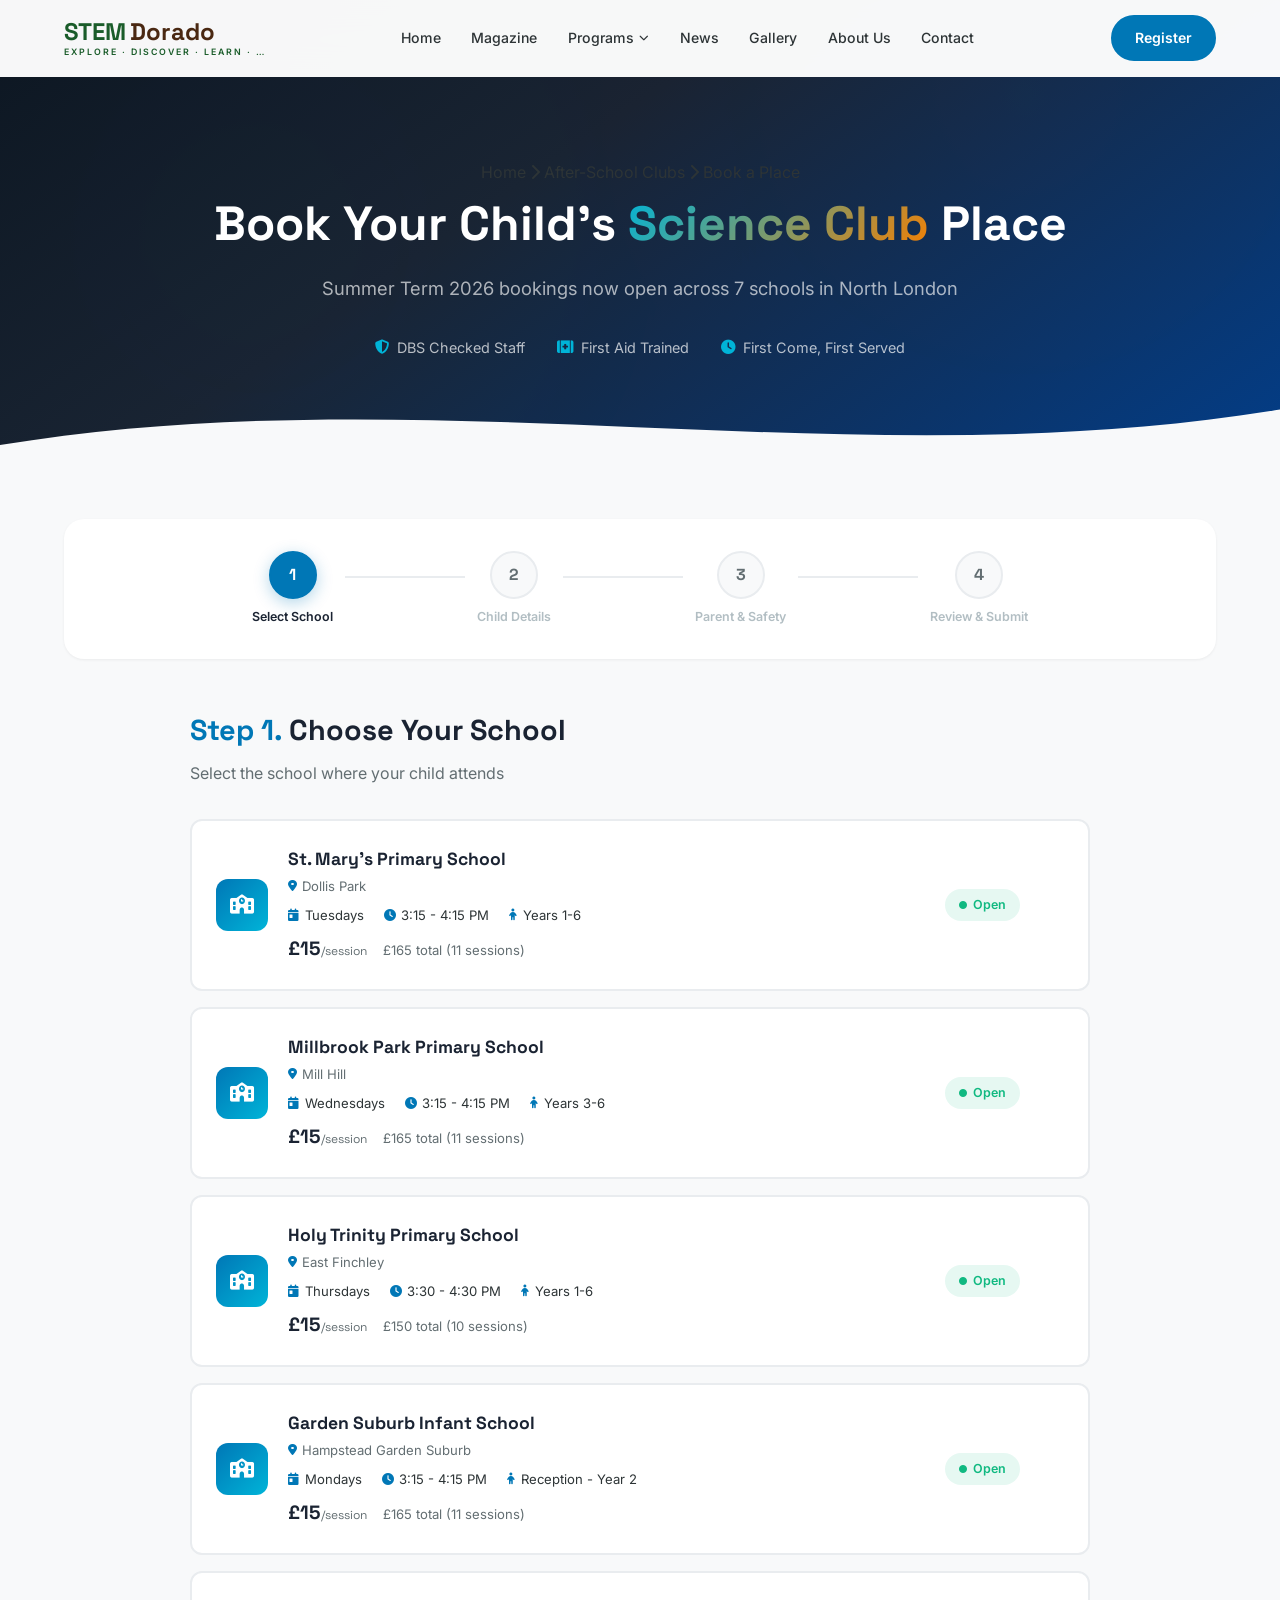
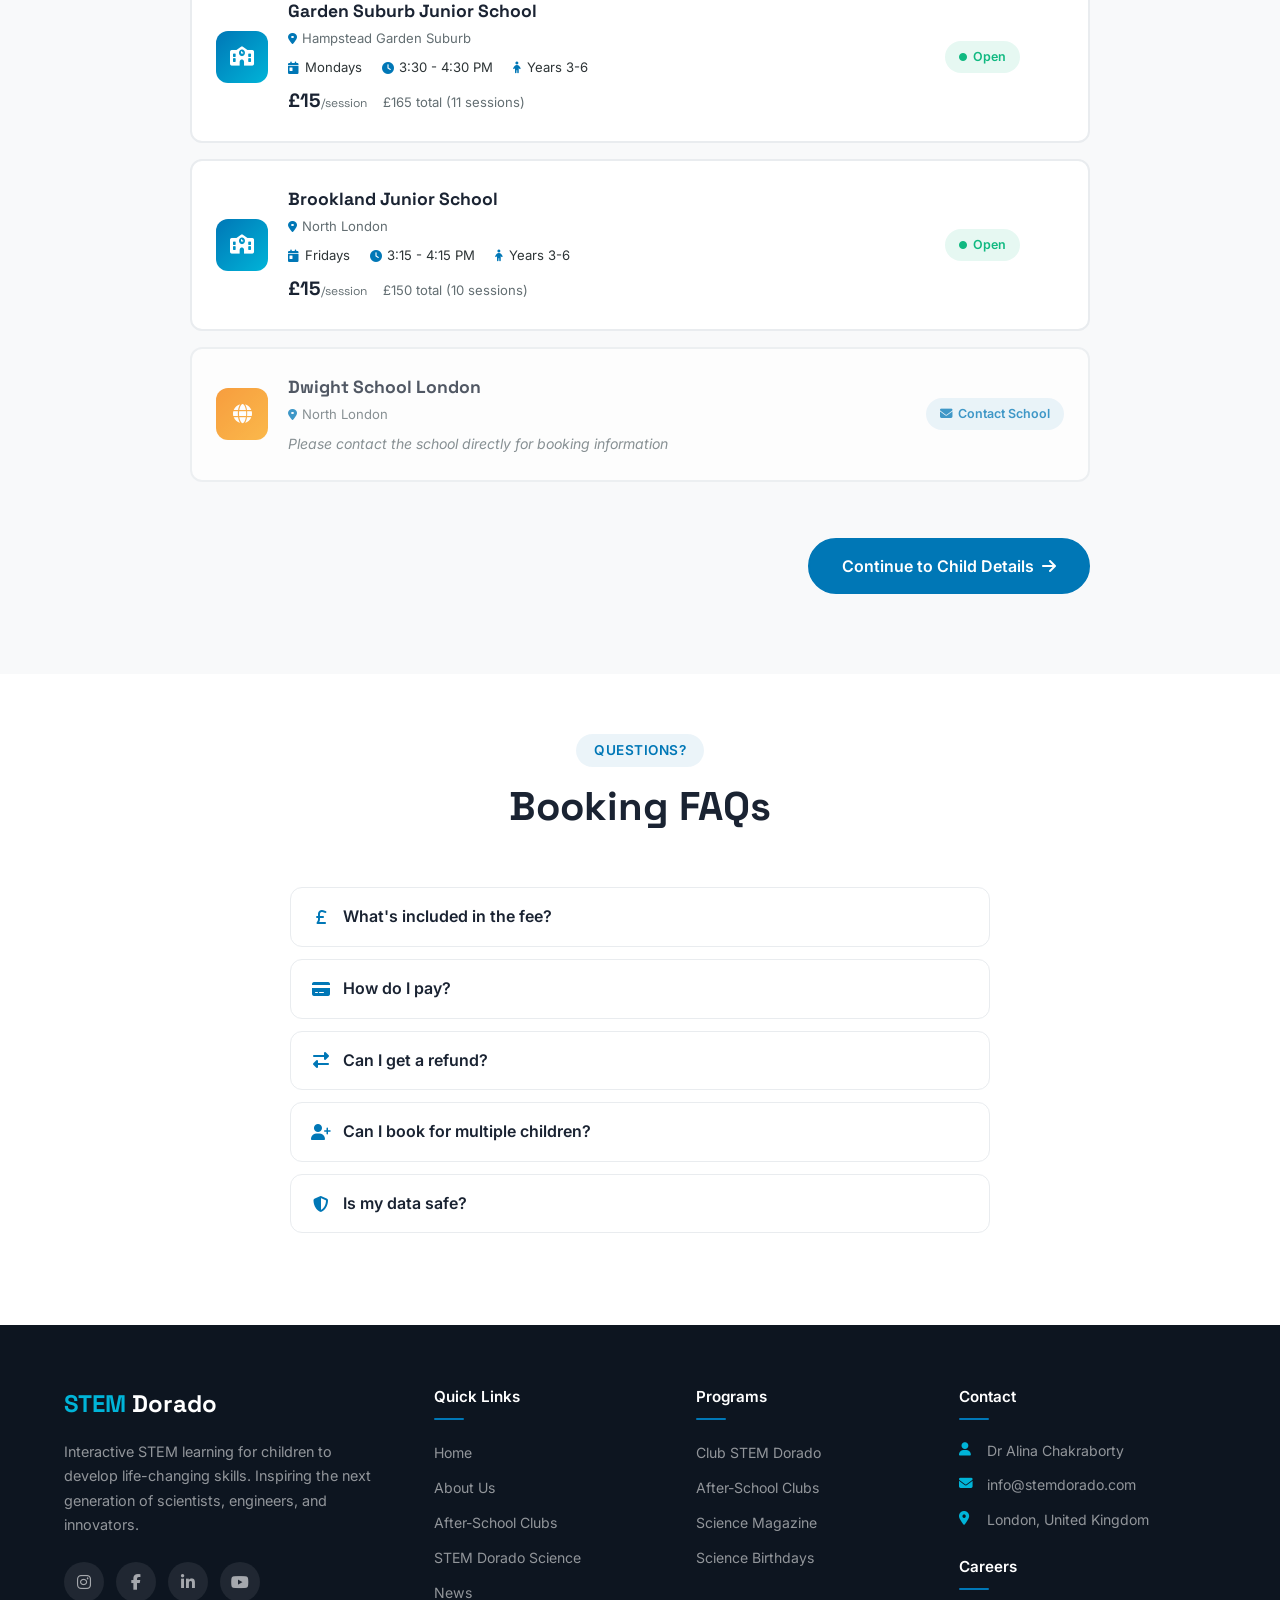
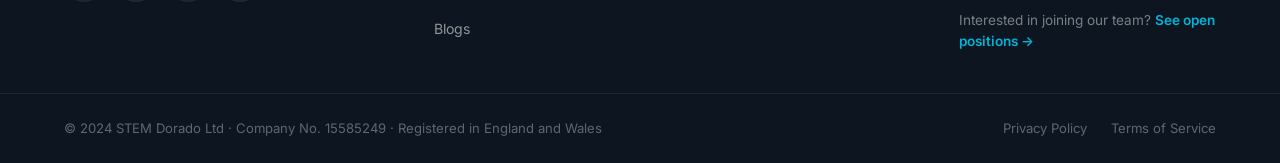
<file: booking.html>
<!DOCTYPE html>
<html lang="en">
<head>
  <meta charset="UTF-8">
  <meta name="viewport" content="width=device-width, initial-scale=1.0">
  <title>Book After-School Science Club | STEM Dorado</title>
  <meta name="description" content="Book your child's place at STEM Dorado after-school science clubs across North London primary schools. Summer Term 2026 bookings now open.">
  <link rel="preconnect" href="https://fonts.googleapis.com">
  <link rel="preconnect" href="https://fonts.gstatic.com" crossorigin>
  <link href="https://fonts.googleapis.com/css2?family=Inter:wght@400;500;600;700&family=Space+Grotesk:wght@500;600;700&display=swap" rel="stylesheet">
  <link rel="stylesheet" href="https://cdnjs.cloudflare.com/ajax/libs/font-awesome/6.5.0/css/all.min.css">
  <link rel="stylesheet" href="styles.css">
  <link rel="stylesheet" href="booking.css">
</head>
<body>

  <!-- ===================== HEADER ===================== -->
<div id="header-placeholder"></div>


  <!-- ===================== HERO ===================== -->
  <section class="booking-hero">
    <div class="booking-hero-bg"></div>
    <div class="container booking-hero-content">
      <nav class="breadcrumb" aria-label="Breadcrumb">
        <a href="index.html">Home</a>
        <i class="fas fa-chevron-right"></i>
        <a href="clubs.html">After-School Clubs</a>
        <i class="fas fa-chevron-right"></i>
        <span>Book a Place</span>
      </nav>
      <h1>Book Your Child's <span class="highlight">Science Club</span> Place</h1>
      <p>Summer Term 2026 bookings now open across 7 schools in North London</p>
      <div class="hero-trust-signals">
        <div class="trust-item">
          <i class="fas fa-shield-alt"></i>
          <span>DBS Checked Staff</span>
        </div>
        <div class="trust-item">
          <i class="fas fa-first-aid"></i>
          <span>First Aid Trained</span>
        </div>
        <div class="trust-item">
          <i class="fas fa-clock"></i>
          <span>First Come, First Served</span>
        </div>
      </div>
    </div>
    <div class="booking-hero-wave">
      <svg viewBox="0 0 1440 120" preserveAspectRatio="none">
        <path d="M0,80 C480,0 960,120 1440,40 L1440,120 L0,120 Z" fill="#f8f9fa"/>
      </svg>
    </div>
  </section>

  <!-- ===================== BOOKING PROGRESS ===================== -->
  <section class="booking-main">
    <div class="container">

      <!-- Progress Steps -->
      <div class="progress-bar">
        <div class="progress-step active" data-step="1">
          <div class="step-circle">
            <span>1</span>
            <i class="fas fa-check"></i>
          </div>
          <span class="step-label">Select School</span>
        </div>
        <div class="progress-line"></div>
        <div class="progress-step" data-step="2">
          <div class="step-circle">
            <span>2</span>
            <i class="fas fa-check"></i>
          </div>
          <span class="step-label">Child Details</span>
        </div>
        <div class="progress-line"></div>
        <div class="progress-step" data-step="3">
          <div class="step-circle">
            <span>3</span>
            <i class="fas fa-check"></i>
          </div>
          <span class="step-label">Parent & Safety</span>
        </div>
        <div class="progress-line"></div>
        <div class="progress-step" data-step="4">
          <div class="step-circle">
            <span>4</span>
            <i class="fas fa-check"></i>
          </div>
          <span class="step-label">Review & Submit</span>
        </div>
      </div>

      <!-- ========== STEP 1: SELECT SCHOOL ========== -->
      <div class="booking-step" id="step1">
        <div class="step-header">
          <h2><span class="step-number-text">Step 1.</span> Choose Your School</h2>
          <p>Select the school where your child attends</p>
        </div>

        <div class="schools-booking-grid" id="schoolsGrid">
          <!-- School 1 -->
          <div class="school-booking-card" data-school="st-marys" 
               data-name="St. Mary's Primary School (Dollis Park)"
               data-day="Tuesdays" data-time="3:15 PM - 4:15 PM" 
               data-years="Years 1-6" data-sessions="11" 
               data-price="15" data-total="165"
               data-start="22 April 2026" data-end="8 July 2026">
            <div class="sbc-icon"><i class="fas fa-school"></i></div>
            <div class="sbc-content">
              <h3>St. Mary's Primary School</h3>
              <span class="sbc-location"><i class="fas fa-map-marker-alt"></i> Dollis Park</span>
              <div class="sbc-details">
                <span><i class="fas fa-calendar-day"></i> Tuesdays</span>
                <span><i class="fas fa-clock"></i> 3:15 - 4:15 PM</span>
                <span><i class="fas fa-child"></i> Years 1-6</span>
              </div>
              <div class="sbc-price">
                <span class="sbc-per-session">£15<small>/session</small></span>
                <span class="sbc-total">£165 total (11 sessions)</span>
              </div>
            </div>
            <div class="sbc-status">
              <span class="status-badge open"><i class="fas fa-circle"></i> Open</span>
            </div>
            <div class="sbc-select-indicator">
              <i class="fas fa-check-circle"></i>
            </div>
          </div>

          <!-- School 2 -->
          <div class="school-booking-card" data-school="millbrook" 
               data-name="Millbrook Park Primary School"
               data-day="Wednesdays" data-time="3:15 PM - 4:15 PM" 
               data-years="Years 3-6" data-sessions="11" 
               data-price="15" data-total="165"
               data-start="22 April 2026" data-end="8 July 2026">
            <div class="sbc-icon"><i class="fas fa-school"></i></div>
            <div class="sbc-content">
              <h3>Millbrook Park Primary School</h3>
              <span class="sbc-location"><i class="fas fa-map-marker-alt"></i> Mill Hill</span>
              <div class="sbc-details">
                <span><i class="fas fa-calendar-day"></i> Wednesdays</span>
                <span><i class="fas fa-clock"></i> 3:15 - 4:15 PM</span>
                <span><i class="fas fa-child"></i> Years 3-6</span>
              </div>
              <div class="sbc-price">
                <span class="sbc-per-session">£15<small>/session</small></span>
                <span class="sbc-total">£165 total (11 sessions)</span>
              </div>
            </div>
            <div class="sbc-status">
              <span class="status-badge open"><i class="fas fa-circle"></i> Open</span>
            </div>
            <div class="sbc-select-indicator">
              <i class="fas fa-check-circle"></i>
            </div>
          </div>

          <!-- School 3 -->
          <div class="school-booking-card" data-school="holy-trinity" 
               data-name="Holy Trinity Primary School (East Finchley)"
               data-day="Thursdays" data-time="3:30 PM - 4:30 PM" 
               data-years="Years 1-6" data-sessions="10" 
               data-price="15" data-total="150"
               data-start="23 April 2026" data-end="9 July 2026">
            <div class="sbc-icon"><i class="fas fa-school"></i></div>
            <div class="sbc-content">
              <h3>Holy Trinity Primary School</h3>
              <span class="sbc-location"><i class="fas fa-map-marker-alt"></i> East Finchley</span>
              <div class="sbc-details">
                <span><i class="fas fa-calendar-day"></i> Thursdays</span>
                <span><i class="fas fa-clock"></i> 3:30 - 4:30 PM</span>
                <span><i class="fas fa-child"></i> Years 1-6</span>
              </div>
              <div class="sbc-price">
                <span class="sbc-per-session">£15<small>/session</small></span>
                <span class="sbc-total">£150 total (10 sessions)</span>
              </div>
            </div>
            <div class="sbc-status">
              <span class="status-badge open"><i class="fas fa-circle"></i> Open</span>
            </div>
            <div class="sbc-select-indicator">
              <i class="fas fa-check-circle"></i>
            </div>
          </div>

          <!-- School 4 -->
          <div class="school-booking-card" data-school="garden-suburb-infant" 
               data-name="Garden Suburb Infant School"
               data-day="Mondays" data-time="3:15 PM - 4:15 PM" 
               data-years="Reception - Year 2" data-sessions="11" 
               data-price="15" data-total="165"
               data-start="20 April 2026" data-end="6 July 2026">
            <div class="sbc-icon"><i class="fas fa-school"></i></div>
            <div class="sbc-content">
              <h3>Garden Suburb Infant School</h3>
              <span class="sbc-location"><i class="fas fa-map-marker-alt"></i> Hampstead Garden Suburb</span>
              <div class="sbc-details">
                <span><i class="fas fa-calendar-day"></i> Mondays</span>
                <span><i class="fas fa-clock"></i> 3:15 - 4:15 PM</span>
                <span><i class="fas fa-child"></i> Reception - Year 2</span>
              </div>
              <div class="sbc-price">
                <span class="sbc-per-session">£15<small>/session</small></span>
                <span class="sbc-total">£165 total (11 sessions)</span>
              </div>
            </div>
            <div class="sbc-status">
              <span class="status-badge open"><i class="fas fa-circle"></i> Open</span>
            </div>
            <div class="sbc-select-indicator">
              <i class="fas fa-check-circle"></i>
            </div>
          </div>

          <!-- School 5 -->
          <div class="school-booking-card" data-school="garden-suburb-junior" 
               data-name="Garden Suburb Junior School"
               data-day="Mondays" data-time="3:30 PM - 4:30 PM" 
               data-years="Years 3-6" data-sessions="11" 
               data-price="15" data-total="165"
               data-start="20 April 2026" data-end="6 July 2026">
            <div class="sbc-icon"><i class="fas fa-school"></i></div>
            <div class="sbc-content">
              <h3>Garden Suburb Junior School</h3>
              <span class="sbc-location"><i class="fas fa-map-marker-alt"></i> Hampstead Garden Suburb</span>
              <div class="sbc-details">
                <span><i class="fas fa-calendar-day"></i> Mondays</span>
                <span><i class="fas fa-clock"></i> 3:30 - 4:30 PM</span>
                <span><i class="fas fa-child"></i> Years 3-6</span>
              </div>
              <div class="sbc-price">
                <span class="sbc-per-session">£15<small>/session</small></span>
                <span class="sbc-total">£165 total (11 sessions)</span>
              </div>
            </div>
            <div class="sbc-status">
              <span class="status-badge open"><i class="fas fa-circle"></i> Open</span>
            </div>
            <div class="sbc-select-indicator">
              <i class="fas fa-check-circle"></i>
            </div>
          </div>

          <!-- School 6 -->
          <div class="school-booking-card" data-school="brookland" 
               data-name="Brookland Junior School"
               data-day="Fridays" data-time="3:15 PM - 4:15 PM" 
               data-years="Years 3-6" data-sessions="10" 
               data-price="15" data-total="150"
               data-start="24 April 2026" data-end="10 July 2026">
            <div class="sbc-icon"><i class="fas fa-school"></i></div>
            <div class="sbc-content">
              <h3>Brookland Junior School</h3>
              <span class="sbc-location"><i class="fas fa-map-marker-alt"></i> North London</span>
              <div class="sbc-details">
                <span><i class="fas fa-calendar-day"></i> Fridays</span>
                <span><i class="fas fa-clock"></i> 3:15 - 4:15 PM</span>
                <span><i class="fas fa-child"></i> Years 3-6</span>
              </div>
              <div class="sbc-price">
                <span class="sbc-per-session">£15<small>/session</small></span>
                <span class="sbc-total">£150 total (10 sessions)</span>
              </div>
            </div>
            <div class="sbc-status">
              <span class="status-badge open"><i class="fas fa-circle"></i> Open</span>
            </div>
            <div class="sbc-select-indicator">
              <i class="fas fa-check-circle"></i>
            </div>
          </div>

          <!-- School 7 - Contact School -->
          <div class="school-booking-card contact-school" data-school="dwight" 
               data-name="Dwight School London"
               data-day="TBC" data-time="TBC" 
               data-years="Various" data-sessions="TBC" 
               data-price="0" data-total="0"
               data-start="TBC" data-end="TBC">
            <div class="sbc-icon international"><i class="fas fa-globe"></i></div>
            <div class="sbc-content">
              <h3>Dwight School London</h3>
              <span class="sbc-location"><i class="fas fa-map-marker-alt"></i> North London</span>
              <p class="sbc-contact-note">Please contact the school directly for booking information</p>
            </div>
            <div class="sbc-status">
              <span class="status-badge contact"><i class="fas fa-envelope"></i> Contact School</span>
            </div>
          </div>
        </div>

        <!-- Selected School Summary -->
        <div class="selected-school-summary" id="selectedSummary" style="display: none;">
          <div class="summary-header">
            <i class="fas fa-check-circle"></i>
            <h3>Selected: <span id="summarySchoolName"></span></h3>
          </div>
          <div class="summary-details">
            <div class="summary-item">
              <i class="fas fa-calendar-day"></i>
              <span id="summaryDay"></span>
            </div>
            <div class="summary-item">
              <i class="fas fa-clock"></i>
              <span id="summaryTime"></span>
            </div>
            <div class="summary-item">
              <i class="fas fa-calendar-alt"></i>
              <span id="summaryDates"></span>
            </div>
            <div class="summary-item">
              <i class="fas fa-pound-sign"></i>
              <span id="summaryPrice"></span>
            </div>
          </div>
        </div>

        <div class="step-actions">
          <div></div>
          <button class="btn btn-primary btn-lg" id="step1Next" disabled>
            Continue to Child Details
            <i class="fas fa-arrow-right"></i>
          </button>
        </div>
      </div>

      <!-- ========== STEP 2: CHILD DETAILS ========== -->
      <div class="booking-step" id="step2" style="display: none;">
        <div class="step-header">
          <h2><span class="step-number-text">Step 2.</span> Child Details</h2>
          <p>Tell us about the child attending the science club</p>
        </div>

        <div class="form-card">
          <div class="form-row">
            <div class="form-group">
              <label for="childName">Child's Full Name <span class="required">*</span></label>
              <input type="text" id="childName" placeholder="Enter child's full name" required>
              <span class="form-error" id="childNameError"></span>
            </div>
            <div class="form-group">
              <label for="childYear">Year Group & Class <span class="required">*</span></label>
              <input type="text" id="childYear" placeholder="e.g., Year 4, Class Oak" required>
              <span class="form-error" id="childYearError"></span>
            </div>
          </div>

          <div class="form-group">
            <label for="medicalInfo">Does the child have any medical condition including allergies we should be aware of? <span class="required">*</span></label>
            <textarea id="medicalInfo" rows="3" placeholder="Please provide details of any allergies, medical conditions, or 'None'" required></textarea>
            <span class="form-error" id="medicalInfoError"></span>
          </div>

          <div class="form-group">
            <label>How will the child be collected after the club? <span class="required">*</span></label>
            <div class="radio-group">
              <label class="radio-option">
                <input type="radio" name="collection" value="parent" required>
                <span class="radio-custom"></span>
                <span class="radio-label">
                  <i class="fas fa-user"></i>
                  Will be collected by a parent/authorised person from the school gate
                </span>
              </label>
              <label class="radio-option">
                <input type="radio" name="collection" value="self">
                <span class="radio-custom"></span>
                <span class="radio-label">
                  <i class="fas fa-walking"></i>
                  Will go to the after-school club / walk home independently
                </span>
              </label>
            </div>
            <span class="form-error" id="collectionError"></span>
          </div>
        </div>

        <div class="step-actions">
          <button class="btn btn-ghost" id="step2Back">
            <i class="fas fa-arrow-left"></i> Back
          </button>
          <button class="btn btn-primary btn-lg" id="step2Next">
            Continue to Parent Details
            <i class="fas fa-arrow-right"></i>
          </button>
        </div>
      </div>

      <!-- ========== STEP 3: PARENT & SAFETY ========== -->
      <div class="booking-step" id="step3" style="display: none;">
        <div class="step-header">
          <h2><span class="step-number-text">Step 3.</span> Parent Details & Consent</h2>
          <p>Your contact information and consent preferences</p>
        </div>

        <div class="form-card">
          <h3 class="form-section-title"><i class="fas fa-user-friends"></i> Parent / Guardian Details</h3>
          
          <div class="form-row">
            <div class="form-group">
              <label for="parentName">Parent's Full Name <span class="required">*</span></label>
              <input type="text" id="parentName" placeholder="Enter parent's full name" required>
              <span class="form-error" id="parentNameError"></span>
            </div>
            <div class="form-group">
              <label for="parentEmail">Email Address <span class="required">*</span></label>
              <input type="email" id="parentEmail" placeholder="parent@email.com" required>
              <span class="form-error" id="parentEmailError"></span>
            </div>
          </div>

          <div class="form-row">
            <div class="form-group">
              <label for="parentPhone">Phone Number <span class="required">*</span></label>
              <input type="tel" id="parentPhone" placeholder="07XXX XXXXXX" required>
              <span class="form-error" id="parentPhoneError"></span>
            </div>
            <div class="form-group">
              <label for="emergencyContact">Emergency Contact <span class="form-hint">(if different)</span></label>
              <input type="tel" id="emergencyContact" placeholder="Alternative phone number">
            </div>
          </div>
        </div>

        <div class="form-card">
          <h3 class="form-section-title"><i class="fas fa-camera"></i> Photo Consent</h3>
          <p class="consent-text">
            STEM Dorado takes photographs of sessions that may be shared with parents or used in 
            STEM Dorado magazine/website for promotional purposes. Your child may be present in 
            some of the photographs. Do you give your consent for your child's photograph to be 
            used as stated? <span class="required">*</span>
          </p>
          <div class="radio-group">
            <label class="radio-option">
              <input type="radio" name="photoConsent" value="yes" required>
              <span class="radio-custom"></span>
              <span class="radio-label"><i class="fas fa-check-circle text-success"></i> Yes, I give consent</span>
            </label>
            <label class="radio-option">
              <input type="radio" name="photoConsent" value="no">
              <span class="radio-custom"></span>
              <span class="radio-label"><i class="fas fa-times-circle text-danger"></i> No, I do not give consent</span>
            </label>
          </div>
          <span class="form-error" id="photoConsentError"></span>
        </div>

        <div class="form-card">
          <h3 class="form-section-title"><i class="fas fa-star"></i> Free STEM Dorado Membership</h3>
          <p class="consent-text">
            Do you want to enrol your child for a free STEM Dorado membership? Members receive 
            weekly email with science-maths activities and the opportunity to contribute to the 
            children's space in STEM Dorado's Science magazine. <span class="required">*</span>
          </p>
          <div class="radio-group">
            <label class="radio-option">
              <input type="radio" name="membership" value="yes" required>
              <span class="radio-custom"></span>
              <span class="radio-label"><i class="fas fa-check"></i> Yes, please enrol my child</span>
            </label>
            <label class="radio-option">
              <input type="radio" name="membership" value="no">
              <span class="radio-custom"></span>
              <span class="radio-label"><i class="fas fa-times"></i> No, thank you</span>
            </label>
            <label class="radio-option">
              <input type="radio" name="membership" value="already">
              <span class="radio-custom"></span>
              <span class="radio-label"><i class="fas fa-user-check"></i> Already a member</span>
            </label>
          </div>
          <span class="form-error" id="membershipError"></span>
        </div>

        <div class="step-actions">
          <button class="btn btn-ghost" id="step3Back">
            <i class="fas fa-arrow-left"></i> Back
          </button>
          <button class="btn btn-primary btn-lg" id="step3Next">
            Review Booking
            <i class="fas fa-arrow-right"></i>
          </button>
        </div>
      </div>

      <!-- ========== STEP 4: REVIEW & SUBMIT ========== -->
      <div class="booking-step" id="step4" style="display: none;">
        <div class="step-header">
          <h2><span class="step-number-text">Step 4.</span> Review & Submit</h2>
          <p>Please review all details before submitting your booking</p>
        </div>

        <div class="review-container">
          <!-- School Details -->
          <div class="review-card">
            <div class="review-card-header">
              <i class="fas fa-school"></i>
              <h3>School & Session Details</h3>
              <button class="edit-btn" onclick="goToStep(1)"><i class="fas fa-pen"></i> Edit</button>
            </div>
            <div class="review-grid" id="reviewSchool"></div>
          </div>

          <!-- Child Details -->
          <div class="review-card">
            <div class="review-card-header">
              <i class="fas fa-child"></i>
              <h3>Child Details</h3>
              <button class="edit-btn" onclick="goToStep(2)"><i class="fas fa-pen"></i> Edit</button>
            </div>
            <div class="review-grid" id="reviewChild"></div>
          </div>

          <!-- Parent Details -->
          <div class="review-card">
            <div class="review-card-header">
              <i class="fas fa-user-friends"></i>
              <h3>Parent Details & Consent</h3>
              <button class="edit-btn" onclick="goToStep(3)"><i class="fas fa-pen"></i> Edit</button>
            </div>
            <div class="review-grid" id="reviewParent"></div>
          </div>

          <!-- Payment Summary -->
          <div class="review-card payment-summary">
            <div class="review-card-header">
              <i class="fas fa-receipt"></i>
              <h3>Payment Summary</h3>
            </div>
            <div class="payment-details" id="paymentDetails"></div>
            <p class="payment-note">
              <i class="fas fa-info-circle"></i>
              An invoice will follow submission of this form. Registration will be confirmed 
              after payment of the term fees. Booking is on a first come, first served basis.
            </p>
          </div>

          <!-- Terms -->
          <div class="terms-checkbox">
            <label class="checkbox-option">
              <input type="checkbox" id="agreeTerms" required>
              <span class="checkbox-custom"></span>
              <span class="checkbox-label">
                I confirm that all information provided is accurate and I agree to the 
                <a href="#" target="_blank">terms and conditions</a> and 
                <a href="#" target="_blank">safeguarding policy</a> of STEM Dorado.
              </span>
            </label>
            <span class="form-error" id="termsError"></span>
          </div>
        </div>

        <div class="step-actions">
          <button class="btn btn-ghost" id="step4Back">
            <i class="fas fa-arrow-left"></i> Back
          </button>
          <button class="btn btn-primary btn-lg btn-submit" id="submitBooking" disabled>
            <i class="fas fa-paper-plane"></i>
            Submit Booking
          </button>
        </div>
      </div>

      <!-- ========== SUCCESS STATE ========== -->
      <div class="booking-step" id="stepSuccess" style="display: none;">
        <div class="success-container">
          <div class="success-icon">
            <i class="fas fa-check-circle"></i>
          </div>
          <h2>Booking Submitted Successfully!</h2>
          <p>Thank you for registering your child for STEM Dorado's after-school science club.</p>
          
          <div class="success-details">
            <div class="success-item">
              <i class="fas fa-envelope"></i>
              <div>
                <strong>Confirmation Email</strong>
                <span>A confirmation email will be sent to your registered email address.</span>
              </div>
            </div>
            <div class="success-item">
              <i class="fas fa-file-invoice"></i>
              <div>
                <strong>Invoice</strong>
                <span>An invoice for the term fees will follow shortly.</span>
              </div>
            </div>
            <div class="success-item">
              <i class="fas fa-check-double"></i>
              <div>
                <strong>Registration Confirmation</strong>
                <span>Your child's place will be confirmed upon receipt of payment.</span>
              </div>
            </div>
          </div>

          <div class="success-actions">
            <a href="clubs.html" class="btn btn-primary btn-lg">
              <i class="fas fa-arrow-left"></i> Back to Clubs
            </a>
            <a href="index.html" class="btn btn-outline btn-lg">
              <i class="fas fa-home"></i> Home
            </a>
          </div>

          <p class="success-note">
            Questions? Contact us at <a href="mailto:info@stemdorado.com">info@stemdorado.com</a>
          </p>
        </div>
      </div>

    </div>
  </section>

  <!-- ===================== FAQ ===================== -->
  <section class="booking-faq" id="bookingFAQ">
    <div class="container">
      <div class="section-header">
        <span class="section-label">Questions?</span>
        <h2 class="section-title">Booking FAQs</h2>
      </div>
      <div class="faq-list">
        <details class="faq-item-detail">
          <summary><i class="fas fa-pound-sign"></i> What's included in the fee?</summary>
          <p>The fee includes stationery and personal protection kits. All science materials and equipment are provided.</p>
        </details>
        <details class="faq-item-detail">
          <summary><i class="fas fa-credit-card"></i> How do I pay?</summary>
          <p>An invoice will be sent after you submit the booking form. Registration is confirmed after payment of the full term fees.</p>
        </details>
        <details class="faq-item-detail">
          <summary><i class="fas fa-exchange-alt"></i> Can I get a refund?</summary>
          <p>Please contact us at info@stemdorado.com for our refund and cancellation policy.</p>
        </details>
        <details class="faq-item-detail">
          <summary><i class="fas fa-user-plus"></i> Can I book for multiple children?</summary>
          <p>Yes! Please submit a separate booking form for each child.</p>
        </details>
        <details class="faq-item-detail">
          <summary><i class="fas fa-shield-alt"></i> Is my data safe?</summary>
          <p>Absolutely. We handle all personal data in accordance with GDPR and our privacy policy. Your information is only used for booking and safety purposes.</p>
        </details>
      </div>
    </div>
  </section>

  <!-- ===================== FOOTER ===================== -->
  <div id="footer-placeholder"></div>

    <script src="js/components.js"></script>
  <script src="script.js"></script>
  <script src="booking.js"></script>
</body>
</html>
</file>
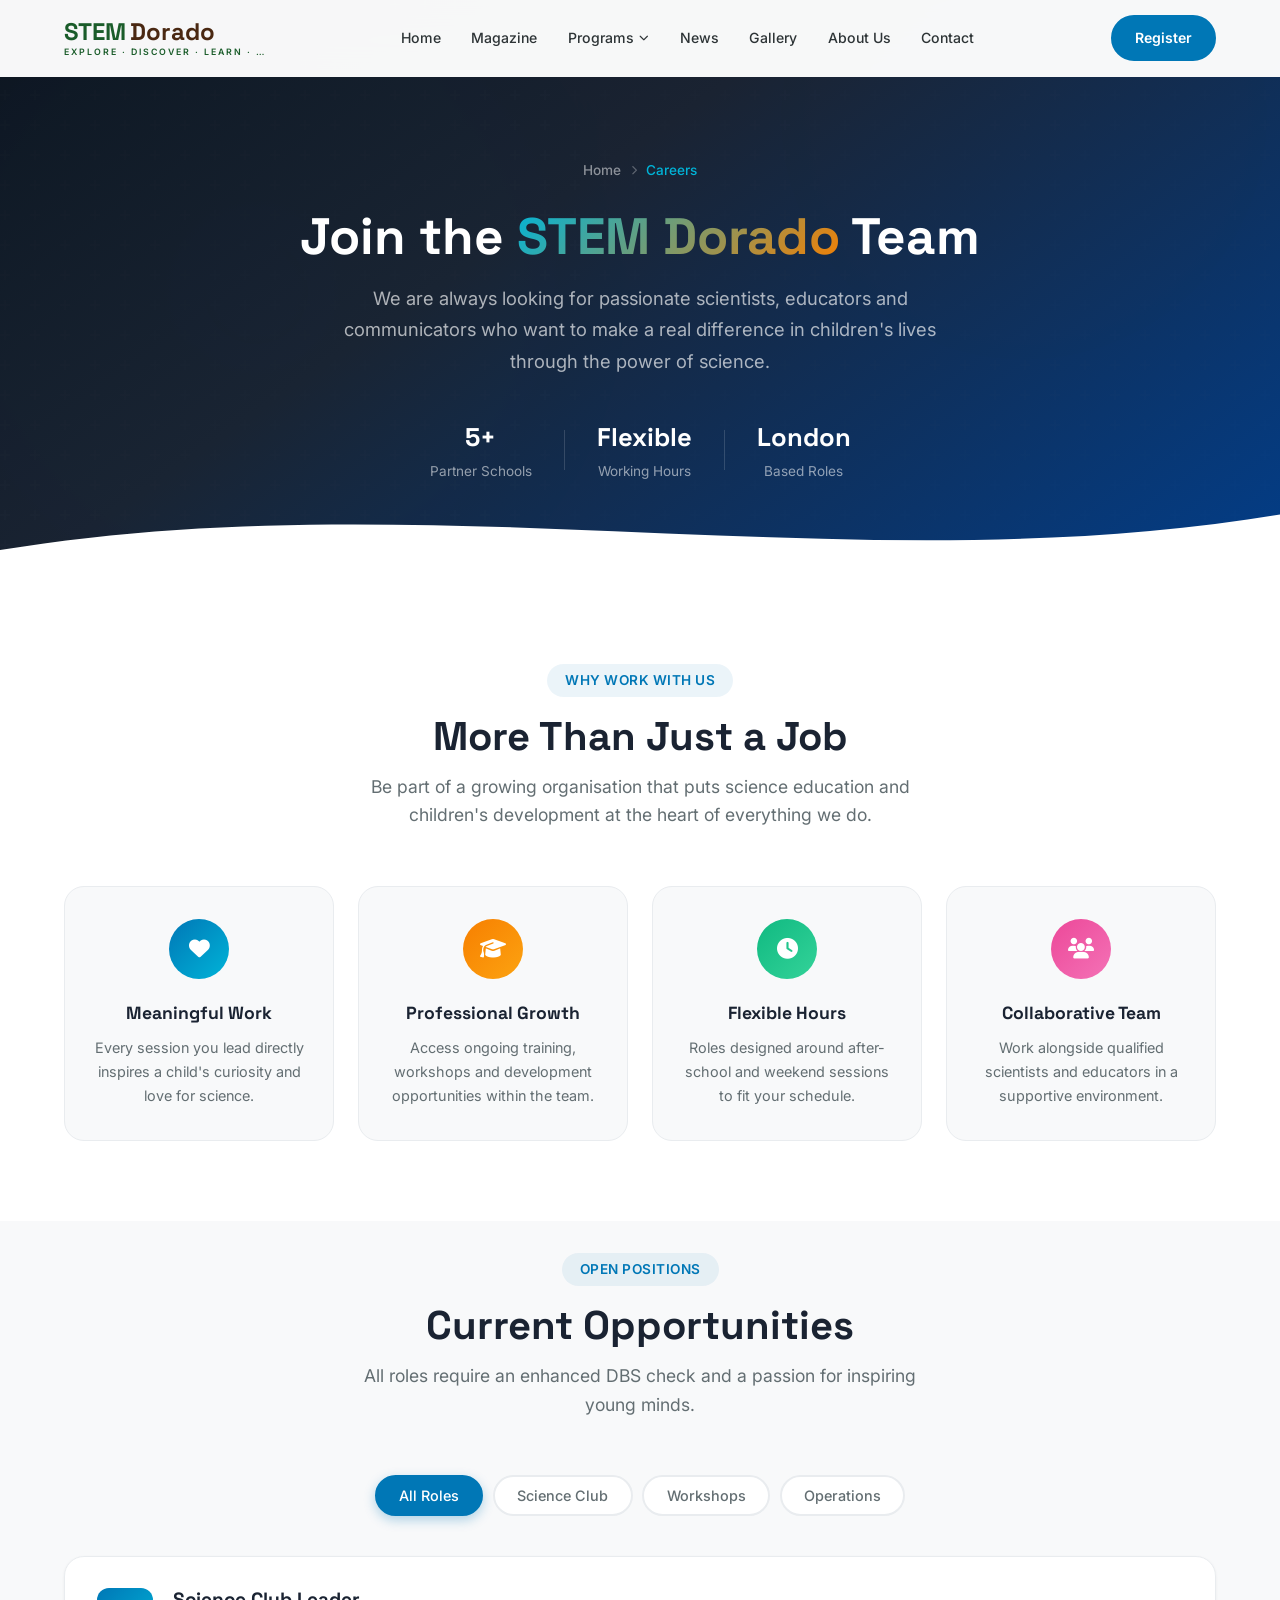
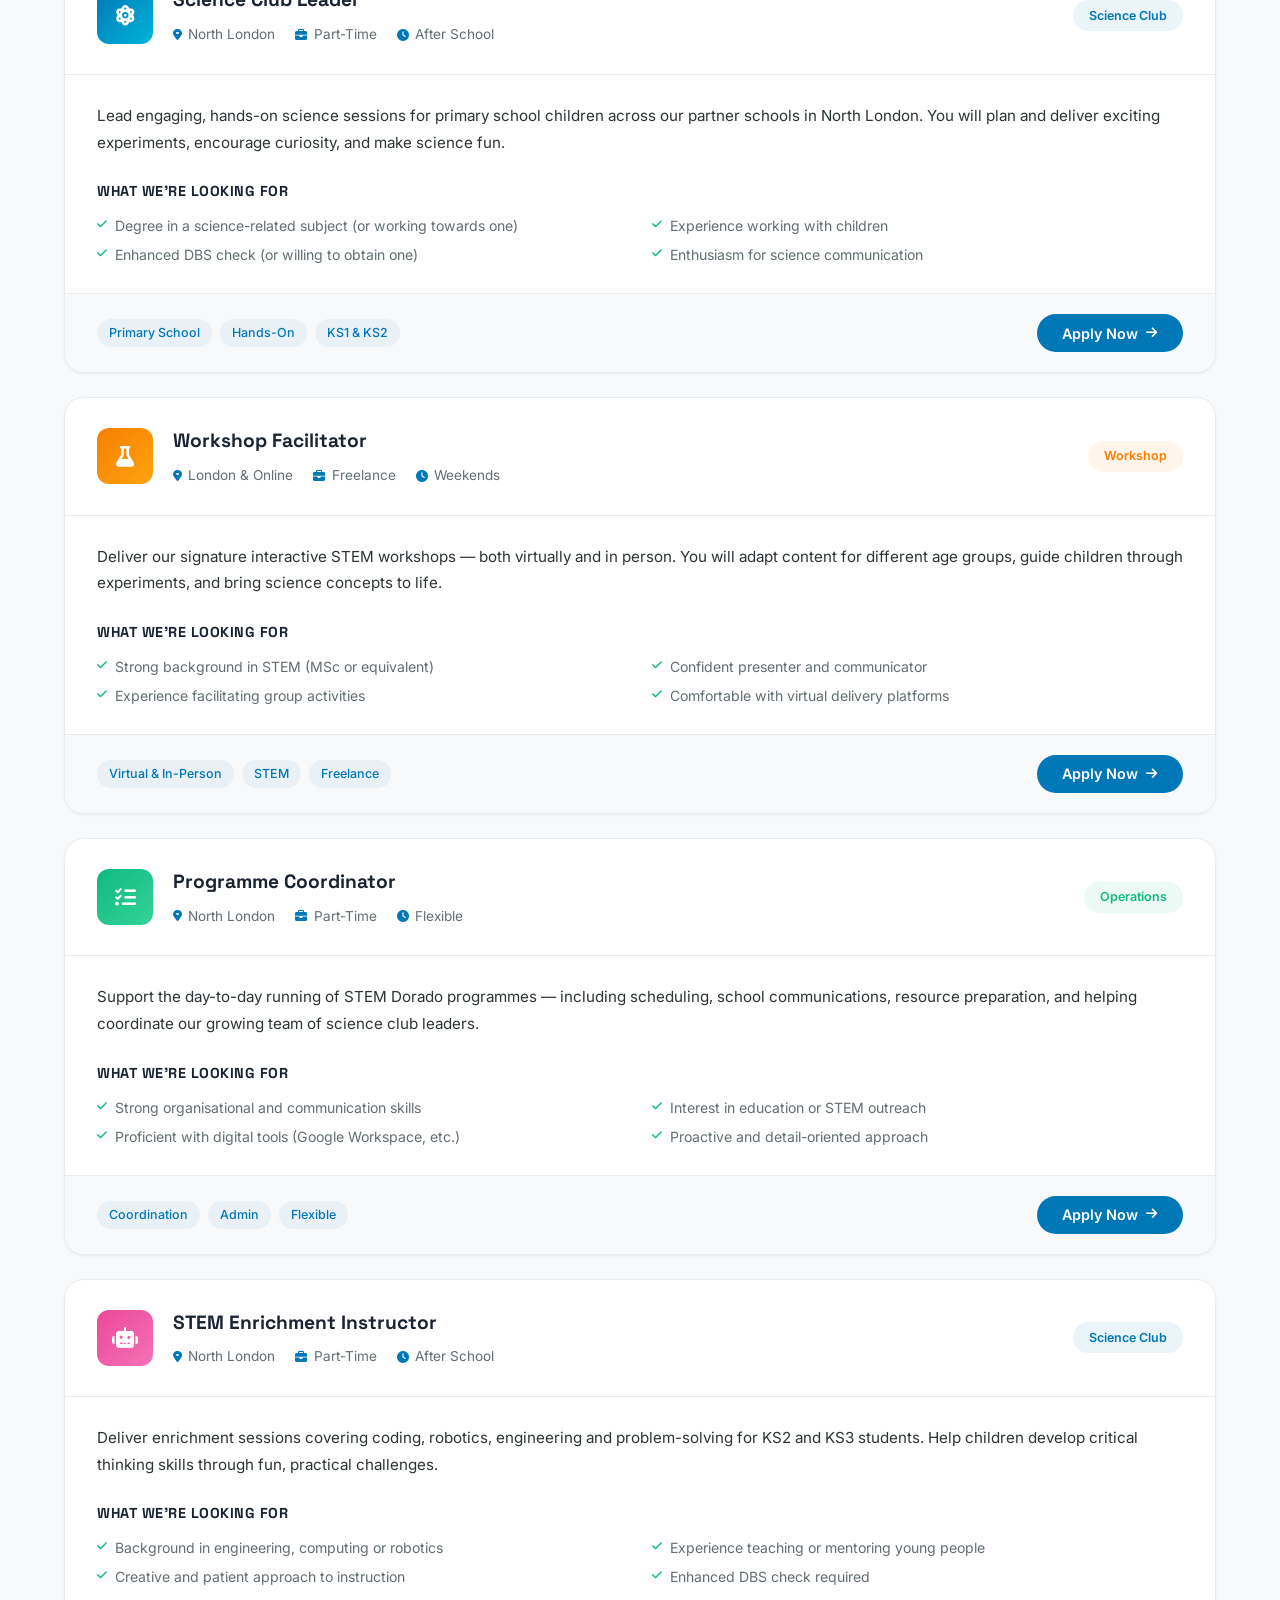
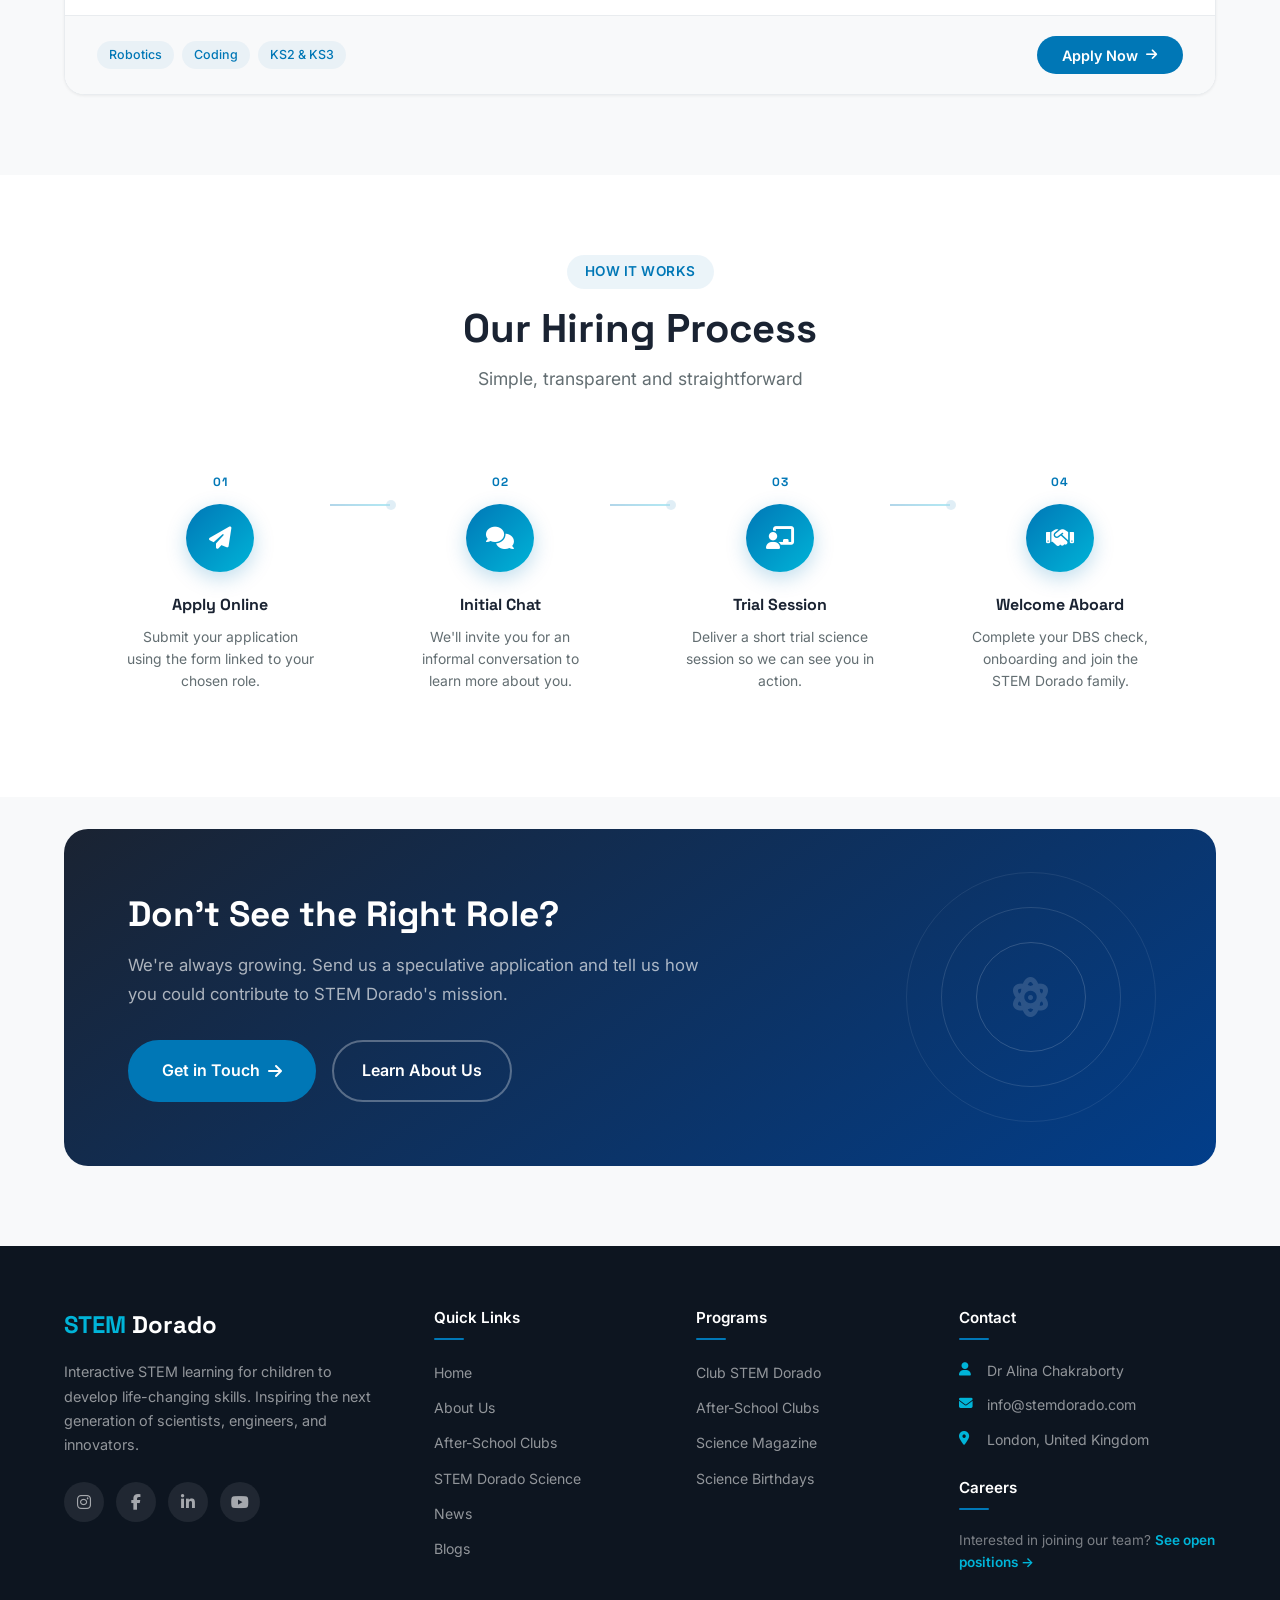
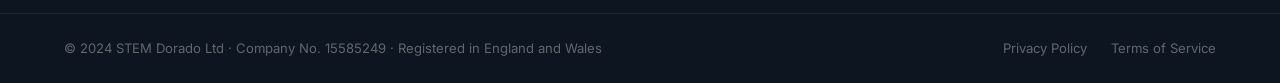
<file: career.html>
<!DOCTYPE html>
<html lang="en">
<head>
  <meta charset="UTF-8">
  <meta name="viewport" content="width=device-width, initial-scale=1.0">
  <title>Careers | STEM Dorado — Join Our Team</title>
  <meta name="description" content="Join the STEM Dorado team. We're looking for passionate scientists and educators to inspire the next generation of STEM talent across North London.">
  <link rel="canonical" href="https://www.stemdorado.com/careers.html">

  <!-- Open Graph -->
  <meta property="og:title" content="Careers | STEM Dorado">
  <meta property="og:description" content="Join our team of passionate scientists and educators inspiring children through STEM.">
  <meta property="og:type" content="website">

  <!-- Fonts & Icons -->
  <link rel="preconnect" href="https://fonts.googleapis.com">
  <link rel="preconnect" href="https://fonts.gstatic.com" crossorigin>
  <link href="https://fonts.googleapis.com/css2?family=Inter:wght@400;500;600;700&family=Space+Grotesk:wght@500;600;700&display=swap" rel="stylesheet">
  <link rel="stylesheet" href="https://cdnjs.cloudflare.com/ajax/libs/font-awesome/6.5.0/css/all.min.css">

  <!-- Styles -->
  <link rel="stylesheet" href="styles.css">
  <link rel="stylesheet" href="career.css">
</head>
<body>

  <!-- HEADER -->
  <div id="header-placeholder"></div>

  <!-- ===================== PAGE HERO ===================== -->
  <section class="careers-hero">
    <div class="careers-hero-bg"></div>
    <div class="container careers-hero-content">
      <div class="careers-hero-text">
        <nav class="breadcrumb" aria-label="Breadcrumb">
          <a href="index.html">Home</a>
          <i class="fas fa-chevron-right"></i>
          <span>Careers</span>
        </nav>
        <h1>Join the <span class="highlight">STEM Dorado</span> Team</h1>
        <p>
          We are always looking for passionate scientists, educators and communicators 
          who want to make a real difference in children's lives through the power of science.
        </p>
        <div class="careers-hero-stats">
          <div class="hero-stat">
            <strong>5+</strong>
            <span>Partner Schools</span>
          </div>
          <div class="hero-stat-divider"></div>
          <div class="hero-stat">
            <strong>Flexible</strong>
            <span>Working Hours</span>
          </div>
          <div class="hero-stat-divider"></div>
          <div class="hero-stat">
            <strong>London</strong>
            <span>Based Roles</span>
          </div>
        </div>
      </div>
    </div>
    <div class="careers-hero-wave">
      <svg viewBox="0 0 1440 120" preserveAspectRatio="none">
        <path d="M0,80 C480,0 960,120 1440,40 L1440,120 L0,120 Z" fill="#ffffff"/>
      </svg>
    </div>
  </section>

  <!-- ===================== WHY JOIN US ===================== -->
  <section class="why-join-section">
    <div class="container">
      <div class="section-header">
        <span class="section-label">Why Work With Us</span>
        <h2 class="section-title">More Than Just a Job</h2>
        <p class="section-subtitle">
          Be part of a growing organisation that puts science education and 
          children's development at the heart of everything we do.
        </p>
      </div>

      <div class="why-join-grid">
        <div class="why-join-card">
          <div class="why-join-icon">
            <i class="fas fa-heart"></i>
          </div>
          <h3>Meaningful Work</h3>
          <p>Every session you lead directly inspires a child's curiosity and love for science.</p>
        </div>
        <div class="why-join-card">
          <div class="why-join-icon orange">
            <i class="fas fa-graduation-cap"></i>
          </div>
          <h3>Professional Growth</h3>
          <p>Access ongoing training, workshops and development opportunities within the team.</p>
        </div>
        <div class="why-join-card">
          <div class="why-join-icon green">
            <i class="fas fa-clock"></i>
          </div>
          <h3>Flexible Hours</h3>
          <p>Roles designed around after-school and weekend sessions to fit your schedule.</p>
        </div>
        <div class="why-join-card">
          <div class="why-join-icon pink">
            <i class="fas fa-users"></i>
          </div>
          <h3>Collaborative Team</h3>
          <p>Work alongside qualified scientists and educators in a supportive environment.</p>
        </div>
      </div>
    </div>
  </section>

  <!-- ===================== OPEN ROLES ===================== -->
  <section class="roles-section" id="open-roles">
    <div class="container">
      <div class="section-header">
        <span class="section-label">Open Positions</span>
        <h2 class="section-title">Current Opportunities</h2>
        <p class="section-subtitle">
          All roles require an enhanced DBS check and a passion for inspiring young minds.
        </p>
      </div>

      <!-- Filter Tabs -->
      <div class="roles-filters">
        <button class="roles-filter-btn active" data-filter="all">
          All Roles
        </button>
        <button class="roles-filter-btn" data-filter="science-club">
          Science Club
        </button>
        <button class="roles-filter-btn" data-filter="workshop">
          Workshops
        </button>
        <button class="roles-filter-btn" data-filter="operations">
          Operations
        </button>
      </div>

      <!-- Roles List -->
      <div class="roles-list" id="rolesList">

        <!-- Role 1 -->
        <div class="role-card" data-category="science-club">
          <div class="role-card-header">
            <div class="role-icon-wrapper">
              <i class="fas fa-atom"></i>
            </div>
            <div class="role-info">
              <h3 class="role-title">Science Club Leader</h3>
              <div class="role-meta">
                <span><i class="fas fa-map-marker-alt"></i> North London</span>
                <span><i class="fas fa-briefcase"></i> Part-Time</span>
                <span><i class="fas fa-clock"></i> After School</span>
              </div>
            </div>
            <span class="role-badge">Science Club</span>
          </div>
          <div class="role-card-body">
            <p class="role-description">
              Lead engaging, hands-on science sessions for primary school children 
              across our partner schools in North London. You will plan and deliver 
              exciting experiments, encourage curiosity, and make science fun.
            </p>
            <div class="role-requirements">
              <h4>What We're Looking For</h4>
              <ul>
                <li><i class="fas fa-check"></i> Degree in a science-related subject (or working towards one)</li>
                <li><i class="fas fa-check"></i> Experience working with children</li>
                <li><i class="fas fa-check"></i> Enhanced DBS check (or willing to obtain one)</li>
                <li><i class="fas fa-check"></i> Enthusiasm for science communication</li>
              </ul>
            </div>
          </div>
          <div class="role-card-footer">
            <div class="role-tags">
              <span class="role-tag">Primary School</span>
              <span class="role-tag">Hands-On</span>
              <span class="role-tag">KS1 & KS2</span>
            </div>
            <button class="btn-apply" data-role="Science Club Leader">
              Apply Now <i class="fas fa-arrow-right"></i>
            </button>
          </div>
        </div>

        <!-- Role 2 -->
        <div class="role-card" data-category="workshop">
          <div class="role-card-header">
            <div class="role-icon-wrapper orange">
              <i class="fas fa-flask"></i>
            </div>
            <div class="role-info">
              <h3 class="role-title">Workshop Facilitator</h3>
              <div class="role-meta">
                <span><i class="fas fa-map-marker-alt"></i> London & Online</span>
                <span><i class="fas fa-briefcase"></i> Freelance</span>
                <span><i class="fas fa-clock"></i> Weekends</span>
              </div>
            </div>
            <span class="role-badge orange">Workshop</span>
          </div>
          <div class="role-card-body">
            <p class="role-description">
              Deliver our signature interactive STEM workshops — both virtually and 
              in person. You will adapt content for different age groups, guide 
              children through experiments, and bring science concepts to life.
            </p>
            <div class="role-requirements">
              <h4>What We're Looking For</h4>
              <ul>
                <li><i class="fas fa-check"></i> Strong background in STEM (MSc or equivalent)</li>
                <li><i class="fas fa-check"></i> Confident presenter and communicator</li>
                <li><i class="fas fa-check"></i> Experience facilitating group activities</li>
                <li><i class="fas fa-check"></i> Comfortable with virtual delivery platforms</li>
              </ul>
            </div>
          </div>
          <div class="role-card-footer">
            <div class="role-tags">
              <span class="role-tag">Virtual & In-Person</span>
              <span class="role-tag">STEM</span>
              <span class="role-tag">Freelance</span>
            </div>
            <button class="btn-apply" data-role="Workshop Facilitator">
              Apply Now <i class="fas fa-arrow-right"></i>
            </button>
          </div>
        </div>

        <!-- Role 3 -->
        <div class="role-card" data-category="operations">
          <div class="role-card-header">
            <div class="role-icon-wrapper green">
              <i class="fas fa-tasks"></i>
            </div>
            <div class="role-info">
              <h3 class="role-title">Programme Coordinator</h3>
              <div class="role-meta">
                <span><i class="fas fa-map-marker-alt"></i> North London</span>
                <span><i class="fas fa-briefcase"></i> Part-Time</span>
                <span><i class="fas fa-clock"></i> Flexible</span>
              </div>
            </div>
            <span class="role-badge green">Operations</span>
          </div>
          <div class="role-card-body">
            <p class="role-description">
              Support the day-to-day running of STEM Dorado programmes — including 
              scheduling, school communications, resource preparation, and helping 
              coordinate our growing team of science club leaders.
            </p>
            <div class="role-requirements">
              <h4>What We're Looking For</h4>
              <ul>
                <li><i class="fas fa-check"></i> Strong organisational and communication skills</li>
                <li><i class="fas fa-check"></i> Interest in education or STEM outreach</li>
                <li><i class="fas fa-check"></i> Proficient with digital tools (Google Workspace, etc.)</li>
                <li><i class="fas fa-check"></i> Proactive and detail-oriented approach</li>
              </ul>
            </div>
          </div>
          <div class="role-card-footer">
            <div class="role-tags">
              <span class="role-tag">Coordination</span>
              <span class="role-tag">Admin</span>
              <span class="role-tag">Flexible</span>
            </div>
            <button class="btn-apply" data-role="Programme Coordinator">
              Apply Now <i class="fas fa-arrow-right"></i>
            </button>
          </div>
        </div>

        <!-- Role 4 -->
        <div class="role-card" data-category="science-club">
          <div class="role-card-header">
            <div class="role-icon-wrapper pink">
              <i class="fas fa-robot"></i>
            </div>
            <div class="role-info">
              <h3 class="role-title">STEM Enrichment Instructor</h3>
              <div class="role-meta">
                <span><i class="fas fa-map-marker-alt"></i> North London</span>
                <span><i class="fas fa-briefcase"></i> Part-Time</span>
                <span><i class="fas fa-clock"></i> After School</span>
              </div>
            </div>
            <span class="role-badge">Science Club</span>
          </div>
          <div class="role-card-body">
            <p class="role-description">
              Deliver enrichment sessions covering coding, robotics, engineering 
              and problem-solving for KS2 and KS3 students. Help children develop 
              critical thinking skills through fun, practical challenges.
            </p>
            <div class="role-requirements">
              <h4>What We're Looking For</h4>
              <ul>
                <li><i class="fas fa-check"></i> Background in engineering, computing or robotics</li>
                <li><i class="fas fa-check"></i> Experience teaching or mentoring young people</li>
                <li><i class="fas fa-check"></i> Creative and patient approach to instruction</li>
                <li><i class="fas fa-check"></i> Enhanced DBS check required</li>
              </ul>
            </div>
          </div>
          <div class="role-card-footer">
            <div class="role-tags">
              <span class="role-tag">Robotics</span>
              <span class="role-tag">Coding</span>
              <span class="role-tag">KS2 & KS3</span>
            </div>
            <button class="btn-apply" data-role="STEM Enrichment Instructor">
              Apply Now <i class="fas fa-arrow-right"></i>
            </button>
          </div>
        </div>

      </div><!-- end roles-list -->
    </div>
  </section>

  <!-- ===================== APPLICATION MODAL ===================== -->
  <div class="apply-modal" id="applyModal">
    <div class="apply-modal-overlay" id="applyModalOverlay"></div>
    <div class="apply-modal-content">
      <button class="apply-modal-close" id="applyModalClose" aria-label="Close">
        <i class="fas fa-times"></i>
      </button>
      <div class="apply-modal-header">
        <div class="apply-modal-icon">
          <i class="fas fa-paper-plane"></i>
        </div>
        <h2>Apply for <span id="applyRoleTitle">this Role</span></h2>
        <p>Fill in your details and we'll be in touch shortly.</p>
      </div>
      <form class="apply-form" id="applyForm" novalidate>
        <div class="form-row">
          <div class="form-group">
            <label for="applyFirstName">First Name <span>*</span></label>
            <input type="text" id="applyFirstName" name="firstName" 
                   placeholder="Your first name" required>
            <span class="form-error" id="firstNameError"></span>
          </div>
          <div class="form-group">
            <label for="applyLastName">Last Name <span>*</span></label>
            <input type="text" id="applyLastName" name="lastName" 
                   placeholder="Your last name" required>
            <span class="form-error" id="lastNameError"></span>
          </div>
        </div>
        <div class="form-group">
          <label for="applyEmail">Email Address <span>*</span></label>
          <input type="email" id="applyEmail" name="email" 
                 placeholder="your@email.com" required>
          <span class="form-error" id="emailError"></span>
        </div>
        <div class="form-group">
          <label for="applyPhone">Phone Number</label>
          <input type="tel" id="applyPhone" name="phone" 
                 placeholder="+44 7700 000000">
        </div>
        <div class="form-group">
          <label for="applyRole">Applying For <span>*</span></label>
          <input type="text" id="applyRole" name="role" readonly>
        </div>
        <div class="form-group">
          <label for="applyMessage">Tell Us About Yourself <span>*</span></label>
          <textarea id="applyMessage" name="message" rows="4"
                    placeholder="Briefly describe your background, experience and why you'd like to join STEM Dorado..." 
                    required></textarea>
          <span class="form-error" id="messageError"></span>
        </div>
        <div class="form-group">
          <label for="applyCv">Upload CV (PDF)</label>
          <div class="file-upload-wrapper">
            <input type="file" id="applyCv" name="cv" 
                   accept=".pdf,.doc,.docx">
            <div class="file-upload-label">
              <i class="fas fa-cloud-upload-alt"></i>
              <span id="fileUploadText">Click to upload your CV</span>
            </div>
          </div>
        </div>
        <div class="form-checkbox">
          <input type="checkbox" id="applyConsent" name="consent" required>
          <label for="applyConsent">
            I agree to STEM Dorado storing my details to process this application.
          </label>
        </div>
        <button type="submit" class="btn-submit-apply" id="applySubmitBtn">
          <i class="fas fa-paper-plane"></i>
          Submit Application
        </button>
        <!-- Success Message -->
        <div class="apply-success" id="applySuccess">
          <i class="fas fa-check-circle"></i>
          <h3>Application Received!</h3>
          <p>Thank you for applying. We'll be in touch within 5 working days.</p>
        </div>
      </form>
    </div>
  </div>

  <!-- ===================== PROCESS SECTION ===================== -->
  <section class="process-section">
    <div class="container">
      <div class="section-header">
        <span class="section-label">How It Works</span>
        <h2 class="section-title">Our Hiring Process</h2>
        <p class="section-subtitle">Simple, transparent and straightforward</p>
      </div>
      <div class="process-steps">
        <div class="process-step">
          <div class="process-step-number">01</div>
          <div class="process-step-icon">
            <i class="fas fa-paper-plane"></i>
          </div>
          <h3>Apply Online</h3>
          <p>Submit your application using the form linked to your chosen role.</p>
        </div>
        <div class="process-connector"></div>
        <div class="process-step">
          <div class="process-step-number">02</div>
          <div class="process-step-icon">
            <i class="fas fa-comments"></i>
          </div>
          <h3>Initial Chat</h3>
          <p>We'll invite you for an informal conversation to learn more about you.</p>
        </div>
        <div class="process-connector"></div>
        <div class="process-step">
          <div class="process-step-number">03</div>
          <div class="process-step-icon">
            <i class="fas fa-chalkboard-teacher"></i>
          </div>
          <h3>Trial Session</h3>
          <p>Deliver a short trial science session so we can see you in action.</p>
        </div>
        <div class="process-connector"></div>
        <div class="process-step">
          <div class="process-step-number">04</div>
          <div class="process-step-icon">
            <i class="fas fa-handshake"></i>
          </div>
          <h3>Welcome Aboard</h3>
          <p>Complete your DBS check, onboarding and join the STEM Dorado family.</p>
        </div>
      </div>
    </div>
  </section>

  <!-- ===================== SPECULATIVE CTA ===================== -->
  <section class="speculative-section">
    <div class="container">
      <div class="cta-card">
        <div class="cta-content">
          <h2>Don't See the Right Role?</h2>
          <p>
            We're always growing. Send us a speculative application and tell us 
            how you could contribute to STEM Dorado's mission.
          </p>
          <div class="cta-buttons">
            <a href="contact.html" class="btn btn-primary btn-lg">
              Get in Touch
              <i class="fas fa-arrow-right"></i>
            </a>
            <a href="about.html" class="btn btn-outline-white btn-lg">
              Learn About Us
            </a>
          </div>
        </div>
        <div class="cta-decoration">
          <div class="cta-circle c1"></div>
          <div class="cta-circle c2"></div>
          <div class="cta-circle c3"></div>
          <i class="fas fa-atom cta-atom"></i>
        </div>
      </div>
    </div>
  </section>

  <!-- FOOTER -->
  <div id="footer-placeholder"></div>

  <script src="js/components.js"></script>
  <script src="script.js"></script>
  <script src="career.js"></script>
</body>
</html>
</file>
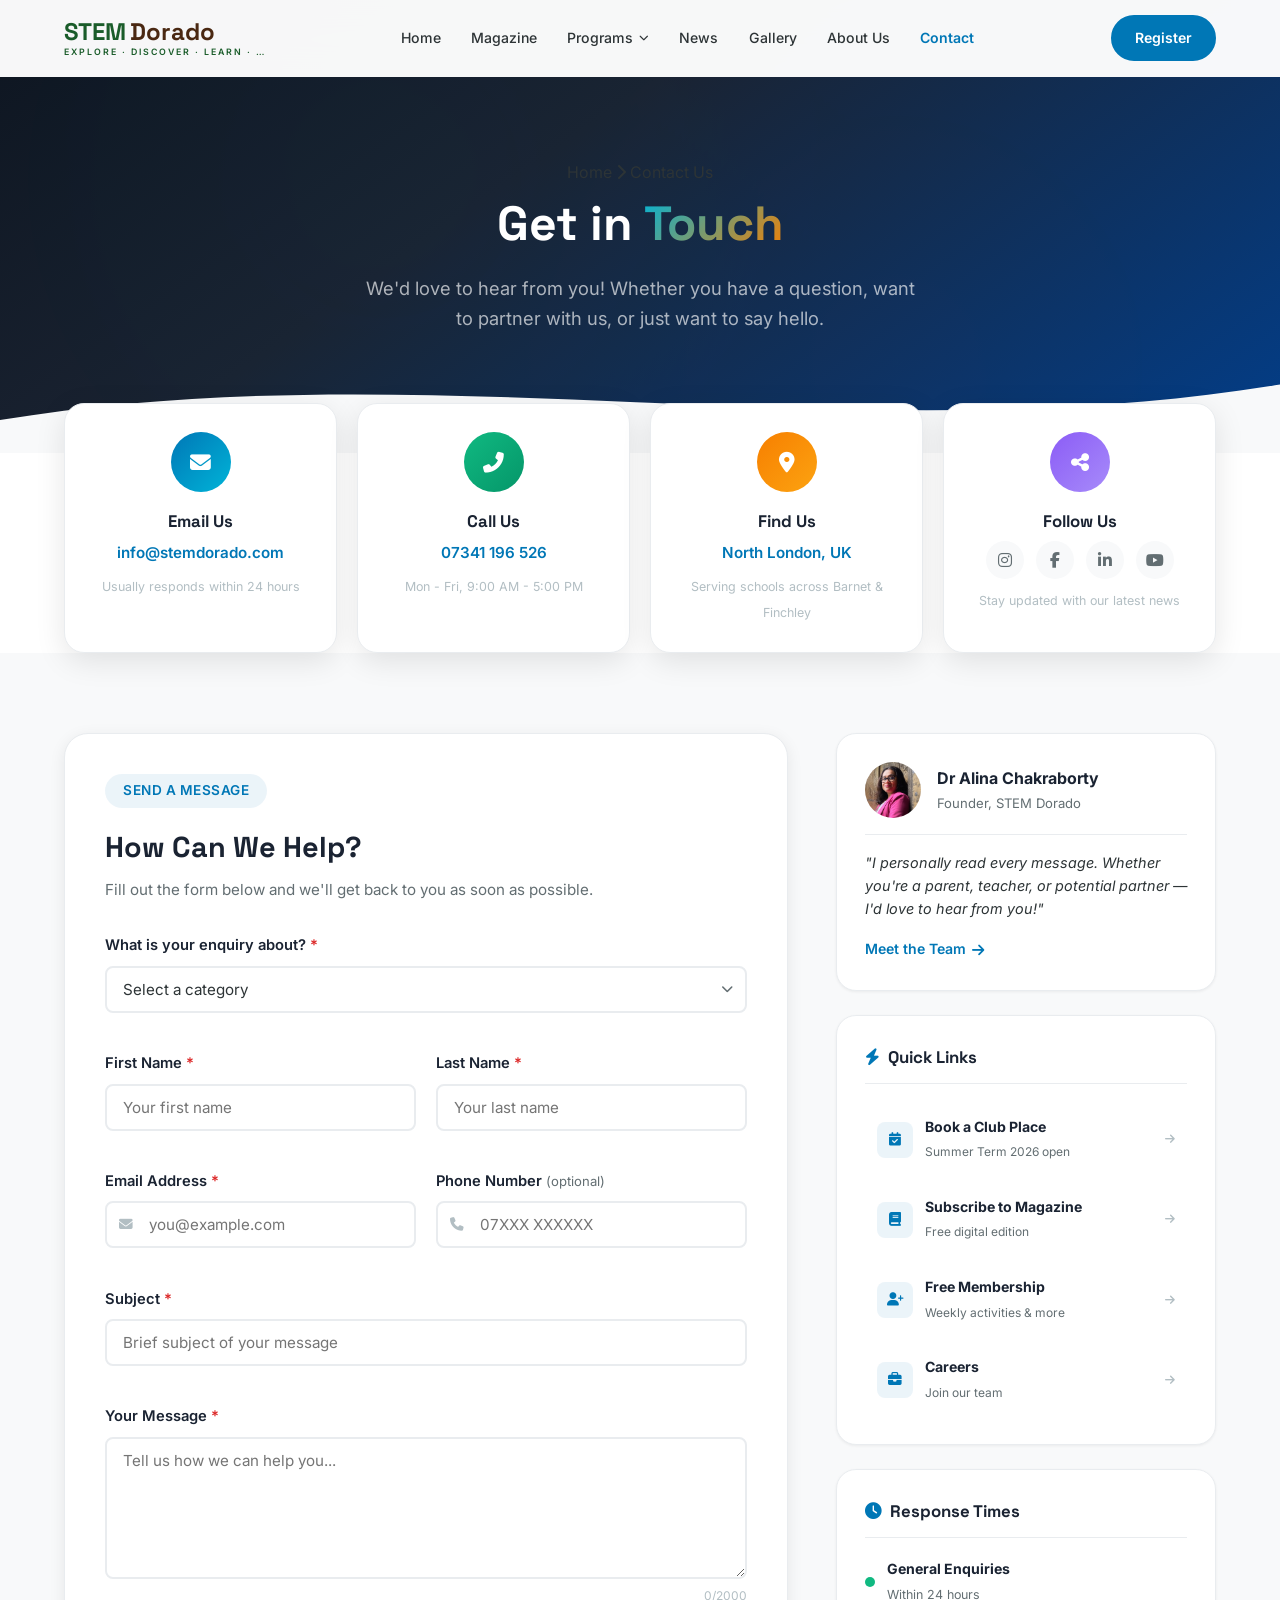
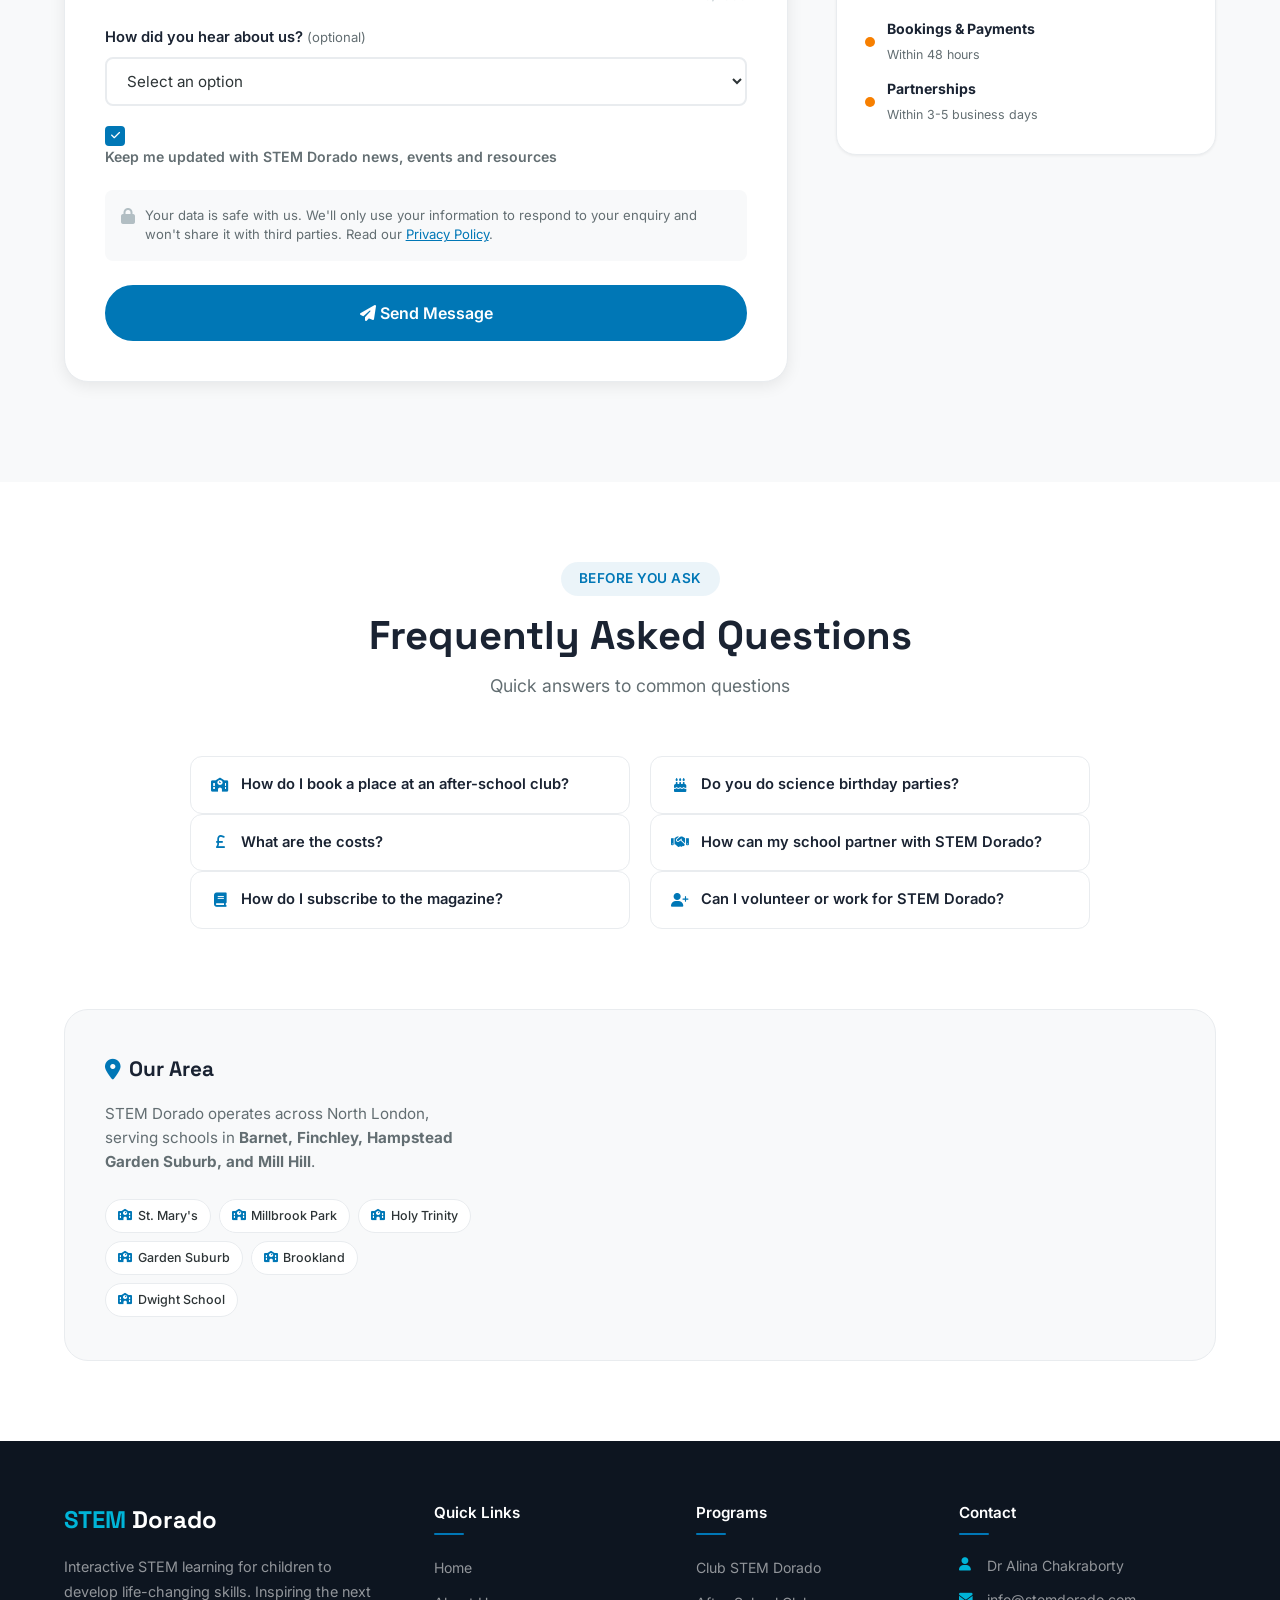
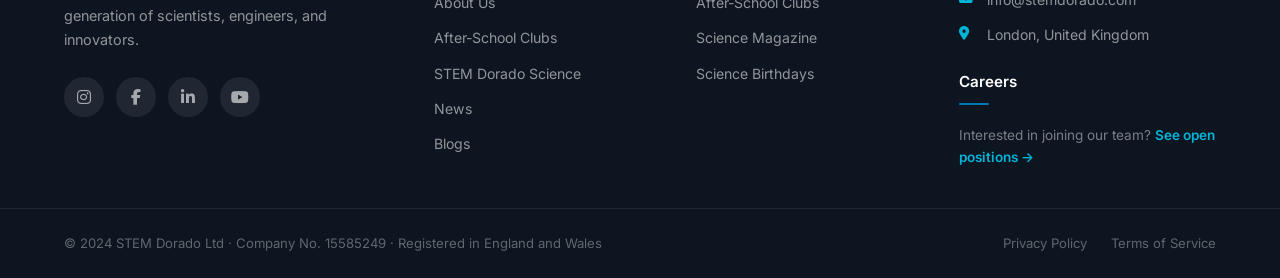
<file: contact.html>
<!DOCTYPE html>
<html lang="en">

<head>
  <meta charset="UTF-8">
  <meta name="viewport" content="width=device-width, initial-scale=1.0">
  <title>Contact Us | STEM Dorado — Get in Touch</title>
  <meta name="description"
    content="Contact STEM Dorado for enquiries about after-school science clubs, magazine subscriptions, birthday parties, partnerships, and more. Based in North London.">
  <link rel="canonical" href="https://www.stemdorado.com/contact.html">

  <!-- Open Graph -->
  <meta property="og:title" content="Contact STEM Dorado">
  <meta property="og:description"
    content="Get in touch with our team for enquiries about science clubs, magazine, partnerships and more.">
  <meta property="og:type" content="website">

  <!-- Fonts & Icons -->
  <link rel="preconnect" href="https://fonts.googleapis.com">
  <link rel="preconnect" href="https://fonts.gstatic.com" crossorigin>
  <link
    href="https://fonts.googleapis.com/css2?family=Inter:wght@400;500;600;700&family=Space+Grotesk:wght@500;600;700&display=swap"
    rel="stylesheet">
  <link rel="stylesheet" href="https://cdnjs.cloudflare.com/ajax/libs/font-awesome/6.5.0/css/all.min.css">

  <!-- Styles -->
  <link rel="stylesheet" href="styles.css">
  <link rel="stylesheet" href="contact.css">
</head>

<body>

  <!-- ===================== HEADER ===================== -->
  <div id="header-placeholder"></div>

  <!-- ===================== HERO ===================== -->
  <section class="contact-hero">
    <div class="contact-hero-bg"></div>
    <div class="container contact-hero-content">
      <nav class="breadcrumb" aria-label="Breadcrumb">
        <a href="index.html">Home</a>
        <i class="fas fa-chevron-right"></i>
        <span>Contact Us</span>
      </nav>
      <h1>Get in <span class="highlight">Touch</span></h1>
      <p>We'd love to hear from you! Whether you have a question, want to partner with us, or just want to say hello.
      </p>
    </div>
    <div class="contact-hero-wave">
      <svg viewBox="0 0 1440 120" preserveAspectRatio="none">
        <path d="M0,80 C480,0 960,120 1440,40 L1440,120 L0,120 Z" fill="#f8f9fa" />
      </svg>
    </div>
  </section>

  <!-- ===================== QUICK CONTACT CARDS ===================== -->
  <section class="quick-contact">
    <div class="container">
      <div class="quick-contact-grid">
        <!-- Email -->
        <a href="mailto:info@stemdorado.com" class="quick-card">
          <div class="quick-card-icon">
            <i class="fas fa-envelope"></i>
          </div>
          <h3>Email Us</h3>
          <p>info@stemdorado.com</p>
          <span class="quick-card-label">Usually responds within 24 hours</span>
        </a>

        <!-- Phone -->
        <a href="tel:+447341196526" class="quick-card">
          <div class="quick-card-icon phone">
            <i class="fas fa-phone-alt"></i>
          </div>
          <h3>Call Us</h3>
          <p>07341 196 526</p>
          <span class="quick-card-label">Mon - Fri, 9:00 AM - 5:00 PM</span>
        </a>

        <!-- Location -->
        <div class="quick-card">
          <div class="quick-card-icon location">
            <i class="fas fa-map-marker-alt"></i>
          </div>
          <h3>Find Us</h3>
          <p>North London, UK</p>
          <span class="quick-card-label">Serving schools across Barnet & Finchley</span>
        </div>

        <!-- Social -->
        <div class="quick-card">
          <div class="quick-card-icon social">
            <i class="fas fa-share-alt"></i>
          </div>
          <h3>Follow Us</h3>
          <div class="quick-social-links">
            <a href="#" aria-label="Instagram"><i class="fab fa-instagram"></i></a>
            <a href="#" aria-label="Facebook"><i class="fab fa-facebook-f"></i></a>
            <a href="#" aria-label="LinkedIn"><i class="fab fa-linkedin-in"></i></a>
            <a href="#" aria-label="YouTube"><i class="fab fa-youtube"></i></a>
          </div>
          <span class="quick-card-label">Stay updated with our latest news</span>
        </div>
      </div>
    </div>
  </section>

  <!-- ===================== MAIN CONTACT SECTION ===================== -->
  <section class="contact-main">
    <div class="container">
      <div class="contact-layout">

        <!-- ===== CONTACT FORM ===== -->
        <div class="contact-form-wrapper">
          <div class="form-header">
            <span class="section-label">Send a Message</span>
            <h2>How Can We Help?</h2>
            <p>Fill out the form below and we'll get back to you as soon as possible.</p>
          </div>

          <!-- ===== FORM ===== -->
          <form class="contact-form" id="contactForm" action="https://formsubmit.co/rehansayyaduk@gmail.com" method="POST"
            novalidate>

            <!-- FormSubmit Hidden Config -->
            <input type="hidden" name="_captcha" value="false">
            <input type="hidden" name="_subject" value="New STEM Dorado Enquiry">
            <input type="hidden" name="_template" value="table">
            <input type="hidden" name="_next" value="https://rehan-a.github.io/stemdorado-website/contact.html?success=true">

            <!-- Inquiry Type -->
            <div class="form-group">
              <label for="inquiryType">
                What is your enquiry about?
                <span class="required">*</span>
              </label>
              <div class="custom-select-wrapper">
                <select id="inquiryType" name="Enquiry Type" required>
                  <option value="" disabled selected>Select a category</option>
                  <option value="after-school-clubs">🏫 After-School Science Clubs</option>
                  <option value="booking-payment">💳 Booking & Payment</option>
                  <option value="magazine">📰 Magazine Subscription</option>
                  <option value="birthday-parties">🎂 Science Birthday Parties</option>
                  <option value="partnership">🤝 Partnership & Collaboration</option>
                  <option value="schools">🏫 Bring STEM Dorado to My School</option>
                  <option value="careers">💼 Careers & Volunteering</option>
                  <option value="press">📢 Press & Media</option>
                  <option value="feedback">💬 Feedback</option>
                  <option value="general">❓ General Enquiry</option>
                  <option value="other">📋 Other</option>
                </select>
                <i class="fas fa-chevron-down select-arrow"></i>
              </div>
              <span class="form-error" id="inquiryTypeError"></span>
            </div>

            <!-- Dynamic Context Message -->
            <div class="inquiry-context" id="inquiryContext" style="display: none;">
              <i class="fas fa-info-circle"></i>
              <span id="contextMessage"></span>
            </div>

            <!-- Name Fields -->
            <div class="form-row">
              <div class="form-group">
                <label for="contactFirstName">
                  First Name <span class="required">*</span>
                </label>
                <input type="text" id="contactFirstName" name="First Name" placeholder="Your first name" required>
                <span class="form-error" id="contactFirstNameError"></span>
              </div>
              <div class="form-group">
                <label for="contactLastName">
                  Last Name <span class="required">*</span>
                </label>
                <input type="text" id="contactLastName" name="Last Name" placeholder="Your last name" required>
                <span class="form-error" id="contactLastNameError"></span>
              </div>
            </div>

            <!-- Email & Phone -->
            <div class="form-row">
              <div class="form-group">
                <label for="contactEmail">
                  Email Address <span class="required">*</span>
                </label>
                <div class="input-icon-wrapper">
                  <i class="fas fa-envelope"></i>
                  <input type="email" id="contactEmail" name="Email" placeholder="you@example.com" required>
                </div>
                <span class="form-error" id="contactEmailError"></span>
              </div>
              <div class="form-group">
                <label for="contactPhone">
                  Phone Number
                  <span class="form-hint">(optional)</span>
                </label>
                <div class="input-icon-wrapper">
                  <i class="fas fa-phone"></i>
                  <input type="tel" id="contactPhone" name="Phone" placeholder="07XXX XXXXXX">
                </div>
              </div>
            </div>

            <!-- School Field (conditional) -->
            <div class="form-group conditional-field" id="schoolField" style="display: none;">
              <label for="contactSchool">
                School Name
                <span class="form-hint">(if applicable)</span>
              </label>
              <div class="input-icon-wrapper">
                <i class="fas fa-school"></i>
                <input type="text" id="contactSchool" name="School Name" placeholder="Your child's school name">
              </div>
            </div>

            <!-- Organisation Field (conditional) -->
            <div class="form-group conditional-field" id="orgField" style="display: none;">
              <label for="contactOrg">
                Organisation / Company
                <span class="required">*</span>
              </label>
              <div class="input-icon-wrapper">
                <i class="fas fa-building"></i>
                <input type="text" id="contactOrg" name="Organisation" placeholder="Your organisation name">
              </div>
            </div>

            <!-- Subject -->
            <div class="form-group">
              <label for="contactSubject">
                Subject <span class="required">*</span>
              </label>
              <input type="text" id="contactSubject" name="Subject" placeholder="Brief subject of your message"
                required>
              <span class="form-error" id="contactSubjectError"></span>
            </div>

            <!-- Message -->
            <div class="form-group">
              <label for="contactMessage">
                Your Message <span class="required">*</span>
              </label>
              <textarea id="contactMessage" name="Message" rows="6" placeholder="Tell us how we can help you..."
                required></textarea>
              <div class="textarea-footer">
                <span class="form-error" id="contactMessageError"></span>
                <span class="char-count">
                  <span id="charCount">0</span>/2000
                </span>
              </div>
            </div>

            <!-- How Did You Hear -->
            <div class="form-group">
              <label for="hearAbout">
                How did you hear about us?
                <span class="form-hint">(optional)</span>
              </label>
              <select id="hearAbout" name="How They Found Us">
                <option value="" disabled selected>Select an option</option>
                <option value="google">Google Search</option>
                <option value="social-media">Social Media</option>
                <option value="school">Through my child's school</option>
                <option value="magazine">STEM Dorado Magazine</option>
                <option value="word-of-mouth">Word of mouth</option>
                <option value="event">Event or Workshop</option>
                <option value="other">Other</option>
              </select>
            </div>

            <!-- Newsletter Opt-in -->
            <div class="form-group">
              <label class="checkbox-option compact">
                <input type="checkbox" id="newsletterOptIn" name="Newsletter Opt-In" value="Yes" checked>
                <span class="checkbox-custom"></span>
                <span class="checkbox-label">
                  Keep me updated with STEM Dorado news, events and resources
                </span>
              </label>
            </div>

            <!-- Privacy Notice -->
            <div class="privacy-notice">
              <i class="fas fa-lock"></i>
              <p>
                Your data is safe with us. We'll only use your information
                to respond to your enquiry and won't share it with third
                parties. Read our <a href="#">Privacy Policy</a>.
              </p>
            </div>

            <!-- Submit Button -->
            <button type="submit" class="btn btn-primary btn-lg btn-submit-contact" id="contactSubmitBtn">
              <span class="btn-text">
                <i class="fas fa-paper-plane"></i>
                Send Message
              </span>
              <span class="btn-loading" style="display: none;">
                <i class="fas fa-spinner fa-spin"></i>
                Sending...
              </span>
            </button>

          </form>

          <!-- ===== SUCCESS MESSAGE (same area) ===== -->
          <div class="form-success" id="formSuccess">
            <div class="success-animation">
              <div class="success-circle">
                <i class="fas fa-check"></i>
              </div>
            </div>
            <h3>Message Sent Successfully!</h3>
            <p>
              Thank you for reaching out to STEM Dorado. We'll get back
              to you within <strong>24 hours</strong>. Keep an eye on
              your inbox!
            </p>
            <div class="success-details">
              <div class="success-detail-item">
                <i class="fas fa-clock"></i>
                <span>Response within 24 hours</span>
              </div>
              <div class="success-detail-item">
                <i class="fas fa-envelope"></i>
                <span>Check your spam folder too</span>
              </div>
            </div>
            <button class="btn btn-primary btn-send-another" id="sendAnotherBtn">
              <i class="fas fa-plus"></i>
              Send Another Message
            </button>
            <a href="index.html" class="btn-back-home">
              <i class="fas fa-home"></i>
              Back to Home
            </a>
          </div>

        </div>

        <!-- ===== SIDEBAR ===== -->
        <aside class="contact-sidebar">

          <!-- Meet the Team Card -->
          <div class="sidebar-card team-card-mini">
            <div class="team-mini-header">
              <img src="images/Founder image.png" alt="Dr Alina Chakraborty"
                onerror="this.src='https://ui-avatars.com/api/?name=AC&size=80&background=0077b6&color=fff'">
              <div>
                <h3>Dr Alina Chakraborty</h3>
                <p>Founder, STEM Dorado</p>
              </div>
            </div>
            <p class="team-mini-text">
              "I personally read every message. Whether you're a parent,
              teacher, or potential partner — I'd love to hear from you!"
            </p>
            <a href="about.html" class="sidebar-link">
              Meet the Team <i class="fas fa-arrow-right"></i>
            </a>
          </div>

          <!-- Quick Links Card -->
          <div class="sidebar-card">
            <h3 class="sidebar-card-title">
              <i class="fas fa-bolt"></i> Quick Links
            </h3>
            <div class="quick-links-list">
              <a href="careers.html" class="quick-link-item">
                <div class="qli-icon">
                  <i class="fas fa-calendar-check"></i>
                </div>
                <div>
                  <strong>Book a Club Place</strong>
                  <span>Summer Term 2026 open</span>
                </div>
                <i class="fas fa-arrow-right qli-arrow"></i>
              </a>
              <a href="index.html#programs" class="quick-link-item">
                <div class="qli-icon">
                  <i class="fas fa-book"></i>
                </div>
                <div>
                  <strong>Subscribe to Magazine</strong>
                  <span>Free digital edition</span>
                </div>
                <i class="fas fa-arrow-right qli-arrow"></i>
              </a>
              <a href="index.html#programs" class="quick-link-item">
                <div class="qli-icon">
                  <i class="fas fa-user-plus"></i>
                </div>
                <div>
                  <strong>Free Membership</strong>
                  <span>Weekly activities & more</span>
                </div>
                <i class="fas fa-arrow-right qli-arrow"></i>
              </a>
              <a href="careers.html" class="quick-link-item">
                <div class="qli-icon">
                  <i class="fas fa-briefcase"></i>
                </div>
                <div>
                  <strong>Careers</strong>
                  <span>Join our team</span>
                </div>
                <i class="fas fa-arrow-right qli-arrow"></i>
              </a>
            </div>
          </div>

          <!-- Response Time Card -->
          <div class="sidebar-card response-card">
            <h3 class="sidebar-card-title">
              <i class="fas fa-clock"></i> Response Times
            </h3>
            <div class="response-list">
              <div class="response-item">
                <div class="response-dot fast"></div>
                <div>
                  <strong>General Enquiries</strong>
                  <span>Within 24 hours</span>
                </div>
              </div>
              <div class="response-item">
                <div class="response-dot medium"></div>
                <div>
                  <strong>Bookings & Payments</strong>
                  <span>Within 48 hours</span>
                </div>
              </div>
              <div class="response-item">
                <div class="response-dot medium"></div>
                <div>
                  <strong>Partnerships</strong>
                  <span>Within 3-5 business days</span>
                </div>
              </div>
            </div>
          </div>

        </aside>
      </div>
    </div>
  </section>
  

  <!-- ===================== FAQ SECTION ===================== -->
  <section class="contact-faq">
    <div class="container">
      <div class="section-header">
        <span class="section-label">Before You Ask</span>
        <h2 class="section-title">Frequently Asked Questions</h2>
        <p class="section-subtitle">Quick answers to common questions</p>
      </div>

      <div class="faq-columns">
        <div class="faq-column">
          <details class="faq-detail">
            <summary>
              <i class="fas fa-school"></i>
              How do I book a place at an after-school club?
            </summary>
            <p>Visit our <a href="booking.html">booking page</a>, select your child's school, and fill out the
              registration form. Bookings are on a first-come, first-served basis.</p>
          </details>

          <details class="faq-detail">
            <summary>
              <i class="fas fa-pound-sign"></i>
              What are the costs?
            </summary>
            <p>After-school club sessions are £15 per session, with term packages available. The science magazine
              digital edition is free. Print subscriptions are £24/year.</p>
          </details>

          <details class="faq-detail">
            <summary>
              <i class="fas fa-book"></i>
              How do I subscribe to the magazine?
            </summary>
            <p>Visit our <a href="magazine.html#subscribe">magazine page</a> and choose between our free digital
              subscription or £24/year print + digital option.</p>
          </details>
        </div>

        <div class="faq-column">
          <details class="faq-detail">
            <summary>
              <i class="fas fa-birthday-cake"></i>
              Do you do science birthday parties?
            </summary>
            <p>Yes! We offer themed science birthday parties with experiments, lab coats, and certificates. Contact us
              via the form above selecting "Science Birthday Parties" for details.</p>
          </details>

          <details class="faq-detail">
            <summary>
              <i class="fas fa-handshake"></i>
              How can my school partner with STEM Dorado?
            </summary>
            <p>We'd love to hear from you! Select "Bring STEM Dorado to My School" in the form above, and we'll arrange
              a call to discuss how we can work together.</p>
          </details>

          <details class="faq-detail">
            <summary>
              <i class="fas fa-user-plus"></i>
              Can I volunteer or work for STEM Dorado?
            </summary>
            <p>We're always looking for passionate science educators. Check our <a href="news.html#careers">careers
                section</a> or select "Careers & Volunteering" in the contact form.</p>
          </details>
        </div>
      </div>
    </div>
  </section>

  <!-- ===================== MAP SECTION ===================== -->
  <section class="map-section">
    <div class="container">
      <div class="map-card">
        <div class="map-info">
          <h3><i class="fas fa-map-marker-alt"></i> Our Area</h3>
          <p>
            STEM Dorado operates across North London, serving schools in
            <strong>Barnet, Finchley, Hampstead Garden Suburb, and Mill Hill</strong>.
          </p>
          <div class="map-schools">
            <span class="map-school-tag"><i class="fas fa-school"></i> St. Mary's</span>
            <span class="map-school-tag"><i class="fas fa-school"></i> Millbrook Park</span>
            <span class="map-school-tag"><i class="fas fa-school"></i> Holy Trinity</span>
            <span class="map-school-tag"><i class="fas fa-school"></i> Garden Suburb</span>
            <span class="map-school-tag"><i class="fas fa-school"></i> Brookland</span>
            <span class="map-school-tag"><i class="fas fa-school"></i> Dwight School</span>
          </div>
        </div>
        <div class="map-embed">
          <iframe
            src="https://www.google.com/maps/embed?pb=!1m18!1m12!1m3!1d39715.75856827535!2d-0.22!3d51.61!2m3!1f0!2f0!3f0!3m2!1i1024!2i768!4f13.1!3m3!1m2!1s0x4876116e9e2834a1%3A0x46e3dfa0d6a1d93!2sBarnet%2C%20London!5e0!3m2!1sen!2suk!4v1710000000000!5m2!1sen!2suk"
            width="100%" height="100%" style="border:0; border-radius: var(--radius);" allowfullscreen="" loading="lazy"
            referrerpolicy="no-referrer-when-downgrade" title="STEM Dorado operating area in North London">
          </iframe>
        </div>
      </div>
    </div>
  </section>

  <!-- ===================== FOOTER ===================== -->
  <div id="footer-placeholder"></div>

  <script src="js/components.js"></script>
  <script src="script.js"></script>
  <script src="contact.js"></script>
</body>

</html>
</file>
<file: styles.css>
/* ================================================================
   STEM DORADO — REDESIGNED STYLESHEET
   ================================================================ */

/* ===== CSS VARIABLES ===== */
:root {
  --primary: #0077b6;
  --primary-dark: #005a8d;
  --primary-light: #00b4d8;
  --secondary: #023e8a;
  --accent: #f77f00;
  --accent-light: #fca311;
  --dark: #1a2332;
  --darker: #0d1520;
  --text: #2d3436;
  --text-light: #636e72;
  --text-lighter: #b2bec3;
  --light: #f8f9fa;
  --lighter: #ffffff;
  --border: #e9ecef;
  --star: #fbbf24;
  --success: #10b981;

  --font-body: 'Inter', -apple-system, BlinkMacSystemFont, sans-serif;
  --font-heading: 'Space Grotesk', sans-serif;

  --radius-sm: 8px;
  --radius: 12px;
  --radius-lg: 20px;
  --radius-xl: 24px;
  --radius-full: 50px;

  --shadow-sm: 0 1px 3px rgba(0, 0, 0, 0.06);
  --shadow: 0 4px 16px rgba(0, 0, 0, 0.08);
  --shadow-md: 0 8px 30px rgba(0, 0, 0, 0.1);
  --shadow-lg: 0 16px 48px rgba(0, 0, 0, 0.12);
  --shadow-primary: 0 8px 24px rgba(0, 119, 182, 0.3);

  --transition: all 0.3s cubic-bezier(0.4, 0, 0.2, 1);
  --transition-slow: all 0.5s cubic-bezier(0.4, 0, 0.2, 1);
}

/* ===== RESET ===== */
*,
*::before,
*::after {
  margin: 0;
  padding: 0;
  box-sizing: border-box;
}

html {
  scroll-behavior: smooth;
  scroll-padding-top: 80px;
}

body {
  font-family: var(--font-body);
  color: var(--text);
  line-height: 1.6;
  background: var(--lighter);
  overflow-x: hidden;
}

img {
  max-width: 100%;
  height: auto;
  display: block;
}

a {
  text-decoration: none;
  color: inherit;
}

ul {
  list-style: none;
}

/* ===== CONTAINER ===== */
.container {
  max-width: 1200px;
  margin: 0 auto;
  padding: 0 1.5rem;
}

/* ===== BUTTONS ===== */
.btn {
  display: inline-flex;
  align-items: center;
  gap: 0.5rem;
  padding: 12px 28px;
  border-radius: var(--radius-full);
  font-family: var(--font-body);
  font-weight: 600;
  font-size: 0.95rem;
  cursor: pointer;
  border: 2px solid transparent;
  transition: var(--transition);
  white-space: nowrap;
}

.btn-lg {
  padding: 16px 32px;
  font-size: 1rem;
}

.btn-primary {
  background: var(--primary);
  color: #fff;
  border-color: var(--primary);
}

.btn-primary:hover {
  background: var(--primary-dark);
  border-color: var(--primary-dark);
  transform: translateY(-2px);
  box-shadow: var(--shadow-primary);
}

.btn-outline-light {
  background: transparent;
  color: #fff;
  border-color: rgba(255, 255, 255, 0.4);
}

.btn-outline-light:hover {
  background: rgba(255, 255, 255, 0.1);
  border-color: #fff;
}

.btn-block {
  width: 100%;
  justify-content: center;
}

.btn-register-header {
  background: var(--primary);
  color: #fff;
  padding: 10px 24px;
  border-radius: var(--radius-full);
  font-weight: 600;
  font-size: 0.9rem;
  transition: var(--transition);
  border: 2px solid var(--primary);
}

.btn-register-header:hover {
  background: var(--primary-dark);
  border-color: var(--primary-dark);
  transform: translateY(-1px);
  box-shadow: var(--shadow-primary);
}

/* ===== SECTION HEADERS ===== */
.section-header {
  text-align: center;
  margin-bottom: 3.5rem;
}

.section-label {
  display: inline-block;
  background: rgba(0, 119, 182, 0.08);
  color: var(--primary);
  padding: 6px 18px;
  border-radius: var(--radius-full);
  font-size: 0.85rem;
  font-weight: 600;
  text-transform: uppercase;
  letter-spacing: 0.5px;
  margin-bottom: 1rem;
}

.section-title {
  font-family: var(--font-heading);
  font-size: 2.5rem;
  font-weight: 700;
  color: var(--dark);
  line-height: 1.2;
  margin-bottom: 0.75rem;
}

.section-title.left-align {
  text-align: left;
}

.section-subtitle {
  font-size: 1.1rem;
  color: var(--text-light);
  max-width: 600px;
  margin: 0 auto;
}

.highlight {
  color: var(--primary);
  position: relative;
}

/* ================================================================
   HEADER / NAVIGATION
   ================================================================ */
.header {
  position: fixed;
  top: 0;
  left: 0;
  width: 100%;
  z-index: 1000;
  background: rgba(255, 255, 255, 0.97);
  backdrop-filter: blur(20px);
  -webkit-backdrop-filter: blur(20px);
  border-bottom: 1px solid transparent;
  transition: var(--transition);
}

.header.scrolled {
  border-bottom-color: var(--border);
  box-shadow: var(--shadow-sm);
}

.nav-container {
  display: flex;
  align-items: center;
  justify-content: space-between;
  height: 76px;
}

/* ===== LOGO ===== */
.logo {
  display: flex;
  flex-direction: column;
  line-height: 1.2;
  text-decoration: none;
  flex-shrink: 0;
}

.logo .logo-stem {
  font-family: var(--font-heading);
  font-size: 1.5rem;
  font-weight: 700;
  color: #1a5c2a;
  /* Dark Forest Green */
}

.logo .logo-dorado {
  font-family: var(--font-heading);
  font-size: 1.5rem;
  font-weight: 700;
  color: #4a2812;
  /* Dark Chocolate Brown */
}

.logo-tagline {
  font-family: var(--font-body);
  font-size: 0.55rem;
  font-weight: 600;
  color: #1a5c2a;
  /* Same dark green as STEM */
  letter-spacing: 2px;
  text-transform: uppercase;
  white-space: nowrap;
  max-width: 200px;
  overflow: hidden;
  text-overflow: ellipsis;
}

/* ===== NAV LINKS ===== */
.nav-links {
  display: flex;
  align-items: center;
  gap: 0.15rem;
  list-style: none;
  margin: 0;
  padding: 0;
}

.nav-link {
  padding: 8px 14px;
  font-size: 0.88rem;
  font-weight: 500;
  color: var(--text);
  border-radius: var(--radius-sm);
  transition: var(--transition);
  text-decoration: none;
  white-space: nowrap;
  display: flex;
  align-items: center;
  gap: 0.35rem;
}

.nav-link:hover {
  color: var(--primary);
  background: rgba(0, 119, 182, 0.05);
}

.nav-link.active {
  color: var(--primary);
  font-weight: 600;
}

.nav-link i {
  font-size: 0.6rem;
  transition: transform 0.3s ease;
}

/* ===== DROPDOWN MENU ===== */
.nav-dropdown {
  position: relative;
}

.dropdown-menu {
  position: absolute;
  top: 100%;
  left: 50%;
  transform: translateX(-50%) translateY(10px);
  min-width: 280px;
  background: #fff;
  border-radius: var(--radius);
  box-shadow: 0 10px 40px rgba(0, 0, 0, 0.12);
  border: 1px solid var(--border);
  padding: 0.5rem;
  opacity: 0;
  visibility: hidden;
  transition: all 0.25s ease;
  z-index: 100;
}

/* Show dropdown on hover */
.nav-dropdown:hover .dropdown-menu {
  opacity: 1;
  visibility: visible;
  transform: translateX(-50%) translateY(0);
}

.nav-dropdown:hover .nav-link i {
  transform: rotate(180deg);
}

/* Invisible bridge between nav link and dropdown */
.nav-dropdown::after {
  content: '';
  position: absolute;
  top: 100%;
  left: 0;
  right: 0;
  height: 15px;
}

.dropdown-item {
  display: flex;
  align-items: center;
  gap: 0.85rem;
  padding: 0.85rem 1rem;
  border-radius: var(--radius-sm);
  text-decoration: none;
  transition: var(--transition);
}

.dropdown-item:hover {
  background: rgba(0, 119, 182, 0.05);
}

.dropdown-item i {
  width: 36px;
  height: 36px;
  min-width: 36px;
  border-radius: var(--radius-sm);
  background: rgba(0, 119, 182, 0.08);
  display: flex;
  align-items: center;
  justify-content: center;
  color: var(--primary);
  font-size: 0.85rem;
  transition: var(--transition);
}

.dropdown-item:hover i {
  background: var(--primary);
  color: #fff;
}

.dropdown-title {
  display: block;
  font-size: 0.9rem;
  font-weight: 600;
  color: var(--dark);
  margin-bottom: 0.1rem;
}

.dropdown-desc {
  display: block;
  font-size: 0.78rem;
  color: var(--text-light);
}

/* ===== REGISTER BUTTON ===== */
.btn-register-header {
  background: var(--primary);
  color: #fff;
  padding: 10px 22px;
  border-radius: var(--radius-full);
  font-weight: 600;
  font-size: 0.88rem;
  transition: var(--transition);
  border: 2px solid var(--primary);
  text-decoration: none;
  white-space: nowrap;
  flex-shrink: 0;
}

.btn-register-header:hover {
  background: var(--primary-dark);
  border-color: var(--primary-dark);
  transform: translateY(-1px);
  box-shadow: var(--shadow-primary);
}

/* ===== HAMBURGER ===== */
.hamburger {
  display: none;
  flex-direction: column;
  gap: 5px;
  background: none;
  border: none;
  cursor: pointer;
  padding: 4px;
  z-index: 1001;
}

.hamburger span {
  display: block;
  width: 24px;
  height: 2.5px;
  background: var(--dark);
  border-radius: 2px;
  transition: var(--transition);
}

.hamburger.active span:nth-child(1) {
  transform: rotate(45deg) translate(5px, 6px);
}

.hamburger.active span:nth-child(2) {
  opacity: 0;
}

.hamburger.active span:nth-child(3) {
  transform: rotate(-45deg) translate(5px, -6px);
}


/* ================================================================
   1. HERO BANNER
   ================================================================ */
.hero {
  position: relative;
  min-height: 100vh;
  display: flex;
  align-items: center;
  background: linear-gradient(145deg, var(--darker) 0%, var(--dark) 40%, var(--secondary) 100%);
  padding: 120px 0 80px;
  overflow: hidden;
}

.hero::before {
  content: '';
  position: absolute;
  top: -200px;
  right: -150px;
  width: 600px;
  height: 600px;
  background: radial-gradient(circle, rgba(0, 180, 216, 0.12), transparent 65%);
  border-radius: 50%;
  pointer-events: none;
}

.hero::after {
  content: '';
  position: absolute;
  bottom: -100px;
  left: -100px;
  width: 400px;
  height: 400px;
  background: radial-gradient(circle, rgba(247, 127, 0, 0.08), transparent 65%);
  border-radius: 50%;
  pointer-events: none;
}

.hero-container {
  display: grid;
  grid-template-columns: 1fr 1fr;
  gap: 4rem;
  align-items: center;
  position: relative;
  z-index: 2;
}

.hero-badge {
  display: inline-flex;
  align-items: center;
  gap: 0.5rem;
  background: rgba(0, 180, 216, 0.12);
  border: 1px solid rgba(0, 180, 216, 0.25);
  color: var(--primary-light);
  padding: 8px 20px;
  border-radius: var(--radius-full);
  font-size: 0.85rem;
  font-weight: 500;
  margin-bottom: 1.5rem;
  animation: fadeInUp 0.6s ease-out;
}

.hero-title {
  font-family: var(--font-heading);
  font-size: 3.2rem;
  font-weight: 700;
  color: #fff;
  line-height: 1.15;
  margin-bottom: 1.25rem;
  animation: fadeInUp 0.6s ease-out 0.1s both;
}

.hero-title .highlight {
  background: linear-gradient(135deg, var(--primary-light), var(--accent));
  -webkit-background-clip: text;
  -webkit-text-fill-color: transparent;
  background-clip: text;
}

.hero-description {
  font-size: 1.1rem;
  color: rgba(255, 255, 255, 0.7);
  line-height: 1.7;
  margin-bottom: 2rem;
  max-width: 520px;
  animation: fadeInUp 0.6s ease-out 0.2s both;
}

.hero-cta {
  display: flex;
  gap: 1rem;
  margin-bottom: 2.5rem;
  flex-wrap: wrap;
  animation: fadeInUp 0.6s ease-out 0.3s both;
}

.hero .btn-primary {
  background: linear-gradient(135deg, var(--primary), var(--primary-light));
  border: none;
  padding: 16px 32px;
}

.hero .btn-primary:hover {
  transform: translateY(-2px);
  box-shadow: 0 8px 30px rgba(0, 180, 216, 0.35);
}

.hero-stats {
  display: flex;
  align-items: center;
  gap: 1.5rem;
  animation: fadeInUp 0.6s ease-out 0.4s both;
}

.stat {
  display: flex;
  flex-direction: column;
  gap: 2px;
}

.stat span {
  font-size: 0.8rem;
  color: rgba(255, 255, 255, 0.5);
}

.stat strong {
  font-size: 1.1rem;
  color: #fff;
  font-weight: 700;
}

.stat-stars {
  display: flex;
  gap: 2px;
}

.stat-stars i {
  color: var(--star);
  font-size: 0.85rem;
}

.stat-divider {
  width: 1px;
  height: 32px;
  background: rgba(255, 255, 255, 0.15);
}

/* Hero Image */
.hero-image {
  display: flex;
  justify-content: center;
  animation: fadeInRight 0.8s ease-out 0.3s both;
}

.hero-image-wrapper {
  position: relative;
  width: 100%;
  max-width: 480px;
}

.hero-image-wrapper img {
  width: 100%;
  border-radius: var(--radius-xl);
  box-shadow: 0 24px 64px rgba(0, 0, 0, 0.3);
  position: relative;
  z-index: 2;
}

.hero-image-decoration {
  position: absolute;
  top: -16px;
  right: -16px;
  bottom: 16px;
  left: 16px;
  border: 2px solid rgba(0, 180, 216, 0.3);
  border-radius: var(--radius-xl);
  z-index: 1;
}

/* Hero Wave */
.hero-wave {
  position: absolute;
  bottom: -2px;
  left: 0;
  width: 100%;
  z-index: 3;
}

.hero-wave svg {
  display: block;
  width: 100%;
  height: auto;
}

/* ================================================================
   2. PROGRAMS / MEMBERSHIP CARDS
   ================================================================ */
.programs {
  padding: 50px 0;
  background: var(--light);
}

.programs-grid {
  display: grid;
  grid-template-columns: repeat(3, 1fr);
  gap: 2rem;
}

.program-card {
  background: #fff;
  border-radius: var(--radius-lg);
  overflow: hidden;
  box-shadow: var(--shadow);
  transition: var(--transition);
  display: flex;
  flex-direction: column;
  position: relative;
  border: 1px solid var(--border);
}

.program-card:hover {
  transform: translateY(-6px);
  box-shadow: var(--shadow-lg);
}

.program-card.featured {
  border: 2px solid var(--primary);
  box-shadow: var(--shadow-md);
}

.program-card-ribbon {
  position: absolute;
  top: 16px;
  right: -32px;
  background: var(--accent);
  color: #fff;
  padding: 4px 40px;
  font-size: 0.75rem;
  font-weight: 700;
  text-transform: uppercase;
  transform: rotate(45deg);
  z-index: 10;
  letter-spacing: 0.5px;
}

.program-card-header {
  padding: 2rem 2rem 1.5rem;
  display: flex;
  align-items: center;
  justify-content: space-between;
}

.program-card-header.free {
  background: linear-gradient(135deg, rgba(16, 185, 129, 0.05), rgba(16, 185, 129, 0.02));
}

.program-card-header.subscription {
  background: linear-gradient(135deg, rgba(0, 119, 182, 0.05), rgba(0, 119, 182, 0.02));
}

.program-card-header.workshop {
  background: linear-gradient(135deg, rgba(247, 127, 0, 0.05), rgba(247, 127, 0, 0.02));
}

.program-icon {
  width: 56px;
  height: 56px;
  border-radius: var(--radius);
  display: flex;
  align-items: center;
  justify-content: center;
  font-size: 1.4rem;
  color: #fff;
}

.free .program-icon {
  background: linear-gradient(135deg, var(--success), #059669);
}

.subscription .program-icon {
  background: linear-gradient(135deg, var(--primary), var(--primary-light));
}

.workshop .program-icon {
  background: linear-gradient(135deg, var(--accent), var(--accent-light));
}

.program-badge {
  padding: 4px 14px;
  border-radius: var(--radius-full);
  font-size: 0.75rem;
  font-weight: 700;
  text-transform: uppercase;
  letter-spacing: 0.5px;
  background: rgba(16, 185, 129, 0.1);
  color: var(--success);
}

.program-badge.new {
  background: rgba(247, 127, 0, 0.1);
  color: var(--accent);
}

.program-card-body {
  padding: 0 2rem;
  flex: 1;
}

.program-card-body h3 {
  font-family: var(--font-heading);
  font-size: 1.3rem;
  color: var(--dark);
  margin-bottom: 0.25rem;
}

.program-age {
  font-size: 0.85rem;
  color: var(--primary);
  font-weight: 600;
  margin-bottom: 0.75rem;
}

.program-desc {
  font-size: 0.92rem;
  color: var(--text-light);
  line-height: 1.6;
  margin-bottom: 1.25rem;
}

.program-features {
  margin-bottom: 1rem;
}

.program-features li {
  display: flex;
  align-items: center;
  gap: 0.6rem;
  padding: 6px 0;
  font-size: 0.9rem;
  color: var(--text);
}

.program-features li i {
  color: var(--success);
  font-size: 0.75rem;
  width: 16px;
}

.program-card-footer {
  padding: 1.5rem 2rem 2rem;
}

/* ================================================================
   3. VIDEO SECTION
   ================================================================ */
.video-section {
  padding: 10px 0;
  /* background: var(--light); */
  background: var(--lighter);
}

.video-wrapper {
  display: grid;
  grid-template-columns: 1.5fr 1fr;
  gap: 3rem;
  align-items: center;
}

.video-container {
  position: relative;
  border-radius: var(--radius-lg);
  overflow: hidden;
  box-shadow: var(--shadow-lg);
}

.video-placeholder {
  position: relative;
  width: 100%;
  aspect-ratio: 16 / 9;
  background: var(--dark);
  border-radius: var(--radius-lg);
  overflow: hidden;
  cursor: pointer;
}

/* Video fills the box */
.video-placeholder video {
  width: 100%;
  height: 100%;
  object-fit: cover;
  display: block;
}

/* Dark overlay on top of video */
.video-overlay {
  position: absolute;
  inset: 0;
  background: rgba(0, 0, 0, 0.25);
  transition: var(--transition);
  z-index: 1;
}

.video-placeholder:hover .video-overlay {
  background: rgba(0, 0, 0, 0.15);
}

/* Play button */
.play-btn {
  position: absolute;
  top: 50%;
  left: 50%;
  transform: translate(-50%, -50%);
  width: 76px;
  height: 76px;
  border-radius: 50%;
  background: rgba(255, 255, 255, 0.95);
  border: none;
  color: var(--primary);
  font-size: 1.5rem;
  cursor: pointer;
  display: flex;
  align-items: center;
  justify-content: center;
  transition: var(--transition);
  box-shadow: 0 8px 32px rgba(0, 0, 0, 0.35);
  z-index: 2;
}

.play-btn:hover {
  transform: translate(-50%, -50%) scale(1.12);
  background: var(--primary);
  color: #fff;
  box-shadow: 0 12px 40px rgba(0, 119, 182, 0.4);
}

/* Pulse animation on play button */
.play-btn::before {
  content: '';
  position: absolute;
  inset: -4px;
  border-radius: 50%;
  border: 2px solid rgba(255, 255, 255, 0.5);
  animation: pulse 2s ease-in-out infinite;
}

@keyframes pulse {
  0% {
    transform: scale(1);
    opacity: 1;
  }

  50% {
    transform: scale(1.1);
    opacity: 0.5;
  }

  100% {
    transform: scale(1);
    opacity: 1;
  }
}

/* When video is playing — hide overlay and button */
.video-placeholder.playing .video-overlay,
.video-placeholder.playing .play-btn {
  opacity: 0;
  pointer-events: none;
}

.video-placeholder.playing video {
  cursor: pointer;
}

.video-placeholder img {
  width: 100%;
  height: 100%;
  object-fit: cover;
}

.video-placeholder::after {
  content: '';
  position: absolute;
  inset: 0;
  background: rgba(0, 0, 0, 0.35);
  transition: var(--transition);
}

.video-placeholder:hover::after {
  background: rgba(0, 0, 0, 0.45);
}

.play-btn {
  position: absolute;
  top: 50%;
  left: 50%;
  transform: translate(-50%, -50%);
  z-index: 2;
  width: 72px;
  height: 72px;
  border-radius: 50%;
  background: #fff;
  border: none;
  cursor: pointer;
  display: flex;
  align-items: center;
  justify-content: center;
  font-size: 1.5rem;
  color: var(--primary);
  box-shadow: 0 8px 32px rgba(0, 0, 0, 0.2);
  transition: var(--transition);
}

.play-btn:hover {
  transform: translate(-50%, -50%) scale(1.1);
  box-shadow: 0 12px 40px rgba(0, 0, 0, 0.3);
}

.play-btn i {
  margin-left: 4px;
}

.video-features {
  display: flex;
  flex-direction: column;
  gap: 2rem;
}

.video-feature {
  display: flex;
  gap: 1rem;
  align-items: flex-start;
}

.video-feature-icon {
  width: 48px;
  height: 48px;
  min-width: 48px;
  border-radius: var(--radius);
  background: rgba(0, 119, 182, 0.08);
  display: flex;
  align-items: center;
  justify-content: center;
  color: var(--primary);
  font-size: 1.1rem;
}

.video-feature h4 {
  font-family: var(--font-heading);
  font-size: 1.05rem;
  color: var(--dark);
  margin-bottom: 0.25rem;
}

.video-feature p {
  font-size: 0.9rem;
  color: var(--text-light);
  line-height: 1.5;
}

/* ================================================================
   4. WHY STEM DORADO
   ================================================================ */
.why-section {
  padding: 100px 0;
  background: #fff;
}

.why-grid {
  display: grid;
  grid-template-columns: 1fr 1fr;
  gap: 5rem;
  align-items: center;
}

.why-content .section-label {
  display: inline-block;
}

.why-text {
  font-size: 1.05rem;
  color: var(--text-light);
  line-height: 1.7;
  margin-bottom: 2rem;
}

.why-points {
  display: flex;
  flex-direction: column;
  gap: 1.5rem;
  margin-bottom: 2.5rem;
}

.why-point {
  display: flex;
  gap: 1rem;
  align-items: flex-start;
}

.why-point-icon {
  width: 48px;
  height: 48px;
  min-width: 48px;
  border-radius: var(--radius);
  background: linear-gradient(135deg, var(--primary), var(--primary-light));
  display: flex;
  align-items: center;
  justify-content: center;
  color: #fff;
  font-size: 1rem;
}

.why-point h4 {
  font-size: 1rem;
  color: var(--dark);
  margin-bottom: 0.2rem;
}

.why-point p {
  font-size: 0.9rem;
  color: var(--text-light);
  line-height: 1.5;
}

/* Why Images */
.why-images {
  position: relative;
}

.why-image-main img {
  width: 100%;
  border-radius: var(--radius-lg);
  box-shadow: var(--shadow-md);
}

.why-image-secondary {
  position: absolute;
  bottom: -30px;
  left: -30px;
  width: 45%;
  z-index: 2;
}

.why-image-secondary img {
  width: 100%;
  border-radius: var(--radius);
  box-shadow: var(--shadow-lg);
  border: 4px solid #fff;
}

.why-floating-card {
  position: absolute;
  top: -20px;
  right: -15px;
  background: #fff;
  padding: 1rem 1.25rem;
  border-radius: var(--radius);
  box-shadow: var(--shadow-md);
  display: flex;
  align-items: center;
  gap: 0.75rem;
  z-index: 3;
  animation: float 3s ease-in-out infinite;
}

.why-floating-icon {
  width: 40px;
  height: 40px;
  border-radius: 50%;
  background: linear-gradient(135deg, var(--accent), var(--accent-light));
  display: flex;
  align-items: center;
  justify-content: center;
  color: #fff;
  font-size: 0.9rem;
}

.why-floating-card strong {
  font-size: 0.85rem;
  color: var(--dark);
  display: block;
}

.why-floating-card p {
  font-size: 0.75rem;
  color: var(--text-light);
  margin: 0;
}

/* ================================================================
   5. PARENT REVIEWS
   ================================================================ */
.reviews-section {
  padding: 50px 0;
  background: var(--light);
}

.reviews-rating {
  display: flex;
  align-items: center;
  justify-content: center;
  gap: 0.75rem;
  margin-top: 1rem;
}

.stars-large i {
  color: var(--star);
  font-size: 1.2rem;
}

.reviews-rating span {
  font-size: 0.95rem;
  color: var(--text-light);
  font-weight: 500;
}

.reviews-grid {
  display: grid;
  grid-template-columns: repeat(3, 1fr);
  gap: 2rem;
}

.review {
  background: #fff;
  padding: 2rem;
  border-radius: var(--radius-lg);
  position: relative;
  transition: var(--transition);
  border: 1px solid transparent;
  box-shadow: none;
  border-bottom: 3px solid var(--star);
}

.review:hover {
  border-color: var(--border);
  box-shadow: var(--shadow);
  transform: translateY(-4px);
}

.review-stars {
  display: flex;
  gap: 3px;
  margin-bottom: 1rem;
}

.review-stars i {
  color: var(--star);
  font-size: 0.9rem;
}

.review-text {
  font-size: 0.95rem;
  color: var(--text);
  line-height: 1.7;
  font-style: italic;
  margin-bottom: 0.75rem;
  position: relative;
}

.read-more-btn {
  background: none;
  border: none;
  color: var(--primary);
  font-size: 0.85rem;
  font-weight: 600;
  cursor: pointer;
  padding: 0;
  margin-bottom: 1.25rem;
  transition: var(--transition);
  display: block;
}

.read-more-btn:hover {
  color: var(--primary-dark);
  text-decoration: underline;
}

.review-author {
  display: flex;
  align-items: center;
  gap: 0.75rem;
  padding-top: 1.25rem;
  border-top: 1px solid var(--border);
}

.review-avatar {
  width: 44px;
  height: 44px;
  border-radius: 50%;
  background: linear-gradient(135deg, var(--primary), var(--primary-light));
  color: #fff;
  display: flex;
  align-items: center;
  justify-content: center;
  font-weight: 700;
  font-size: 1rem;
}

.review-author strong {
  display: block;
  font-size: 0.95rem;
  color: var(--dark);
}

.review-author span {
  font-size: 0.8rem;
  color: var(--text-light);
}

.review-google-icon {
  margin-left: auto;
  font-size: 1.2rem;
  color: #4285f4;
  opacity: 0.6;
}

/* ================================================================
   6. REGISTER TO OUR SERVICES
   ================================================================ */
.services-section {
  padding: 100px 0;
  background: #fff;
}

.services-grid {
  display: flex;
  flex-direction: column;
  gap: 2.5rem;
}

.service-card {
  display: grid;
  grid-template-columns: 360px 1fr;
  background: var(--light);
  border-radius: var(--radius-lg);
  overflow: hidden;
  transition: var(--transition);
  position: relative;
  border: 1px solid var(--border);
}

.service-card:hover {
  box-shadow: var(--shadow-md);
  transform: translateY(-4px);
}

.service-card:nth-child(even) {
  grid-template-columns: 1fr 360px;
}

.service-card:nth-child(even) .service-card-image {
  order: 2;
}

.service-card:nth-child(even) .service-card-content {
  order: 1;
}

.service-number {
  position: absolute;
  top: 1.5rem;
  left: 1.5rem;
  font-family: var(--font-heading);
  font-size: 3.5rem;
  font-weight: 700;
  color: var(--primary);
  opacity: 0.08;
  z-index: 2;
  line-height: 1;
}

.service-card:nth-child(even) .service-number {
  left: auto;
  right: 1.5rem;
}

.service-card-image {
  height: 100%;
  min-height: 280px;
  overflow: hidden;
}

.service-card-image img {
  width: 100%;
  height: 100%;
  object-fit: cover;
  transition: var(--transition-slow);
}

.service-card:hover .service-card-image img {
  transform: scale(1.05);
}

.service-card-content {
  padding: 2.5rem;
  display: flex;
  flex-direction: column;
  justify-content: center;
}

.service-card-content h3 {
  font-family: var(--font-heading);
  font-size: 1.5rem;
  color: var(--dark);
  margin-bottom: 0.75rem;
}

.service-card-content p {
  font-size: 0.95rem;
  color: var(--text-light);
  line-height: 1.7;
  margin-bottom: 1.25rem;
}

.service-link {
  display: inline-flex;
  align-items: center;
  gap: 0.5rem;
  color: var(--primary);
  font-weight: 600;
  font-size: 0.95rem;
  transition: var(--transition);
  margin-top: auto;
}

.service-link:hover {
  gap: 0.75rem;
  color: var(--primary-dark);
}

.service-school-logos,
.service-partners {
  display: flex;
  flex-wrap: wrap;
  gap: 0.5rem;
  margin-bottom: 1.25rem;
}

.school-badge,
.partner-badge {
  display: inline-block;
  padding: 4px 12px;
  background: rgba(0, 119, 182, 0.06);
  border: 1px solid rgba(0, 119, 182, 0.12);
  border-radius: var(--radius-full);
  font-size: 0.78rem;
  font-weight: 600;
  color: var(--primary);
}

/* ================================================================
   7. FOOTER
   ================================================================ */
.footer {
  background: var(--darker);
  color: rgba(255, 255, 255, 0.7);
}

.footer-top {
  padding: 60px 0 40px;
}

.footer-grid {
  display: grid;
  grid-template-columns: 1.5fr 1fr 1fr 1.2fr;
  gap: 3rem;
}

.footer-logo {
  font-family: var(--font-heading);
  font-size: 1.5rem;
  font-weight: 700;
  color: #fff;
  display: inline-block;
  margin-bottom: 1rem;
}

.footer-logo .logo-stem {
  color: var(--primary-light);
}

.footer-desc {
  font-size: 0.9rem;
  line-height: 1.7;
  margin-bottom: 1.5rem;
  color: rgba(255, 255, 255, 0.55);
}

.footer-socials {
  display: flex;
  gap: 0.75rem;
}

.social-link {
  width: 40px;
  height: 40px;
  border-radius: 50%;
  background: rgba(255, 255, 255, 0.08);
  display: flex;
  align-items: center;
  justify-content: center;
  color: rgba(255, 255, 255, 0.6);
  font-size: 1rem;
  transition: var(--transition);
}

.social-link:hover {
  background: var(--primary);
  color: #fff;
  transform: translateY(-2px);
}

.footer-col h4 {
  color: #fff;
  font-size: 0.95rem;
  font-weight: 600;
  margin-bottom: 1.25rem;
  position: relative;
}

.footer-col h4::after {
  content: '';
  display: block;
  width: 30px;
  height: 2px;
  background: var(--primary);
  margin-top: 8px;
  border-radius: 2px;
}

.footer-col ul li {
  margin-bottom: 0.6rem;
}

.footer-col ul li a {
  font-size: 0.88rem;
  color: rgba(255, 255, 255, 0.55);
  transition: var(--transition);
}

.footer-col ul li a:hover {
  color: var(--primary-light);
  padding-left: 4px;
}

.footer-contact li {
  display: flex;
  align-items: flex-start;
  gap: 0.75rem;
  margin-bottom: 0.75rem !important;
}

.footer-contact li i {
  color: var(--primary-light);
  margin-top: 3px;
  font-size: 0.85rem;
  min-width: 16px;
}

.footer-contact li span,
.footer-contact li a {
  font-size: 0.88rem;
  color: rgba(255, 255, 255, 0.55);
}

.footer-contact li a:hover {
  color: var(--primary-light);
}

.footer-careers {
  font-size: 0.85rem;
  color: rgba(255, 255, 255, 0.45);
  line-height: 1.6;
}

.footer-careers a {
  color: var(--primary-light);
  font-weight: 600;
  transition: var(--transition);
}

.footer-careers a:hover {
  color: #fff;
}

/* Footer Bottom */
.footer-bottom {
  border-top: 1px solid rgba(255, 255, 255, 0.08);
  padding: 1.5rem 0;
}

.footer-bottom-content {
  display: flex;
  align-items: center;
  justify-content: space-between;
  flex-wrap: wrap;
  gap: 1rem;
}

.footer-bottom p {
  font-size: 0.82rem;
  color: rgba(255, 255, 255, 0.35);
}

.footer-bottom-links {
  display: flex;
  gap: 1.5rem;
}

.footer-bottom-links a {
  font-size: 0.82rem;
  color: rgba(255, 255, 255, 0.35);
  transition: var(--transition);
}

.footer-bottom-links a:hover {
  color: rgba(255, 255, 255, 0.7);
}

/* ================================================================
   ANIMATIONS
   ================================================================ */
@keyframes fadeInUp {
  from {
    opacity: 0;
    transform: translateY(24px);
  }

  to {
    opacity: 1;
    transform: translateY(0);
  }
}

@keyframes fadeInRight {
  from {
    opacity: 0;
    transform: translateX(40px);
  }

  to {
    opacity: 1;
    transform: translateX(0);
  }
}

@keyframes float {

  0%,
  100% {
    transform: translateY(0);
  }

  50% {
    transform: translateY(-8px);
  }
}

/* Scroll reveal animation class */
.reveal {
  opacity: 0;
  transform: translateY(30px);
  transition: opacity 0.6s ease-out, transform 0.6s ease-out;
}

.reveal.active {
  opacity: 1;
  transform: translateY(0);
}

/* ================================================================
   RESPONSIVE
   ================================================================ */

/* Tablet */
@media (max-width: 1024px) {
  .hero-container {
    grid-template-columns: 1fr;
    text-align: center;
    gap: 3rem;
  }

  .hero-title {
    font-size: 2.6rem;
  }

  .hero-description {
    max-width: 100%;
    margin: 0 auto 2rem;
  }

  .hero-cta {
    justify-content: center;
  }

  .hero-stats {
    justify-content: center;
  }

  .hero-image-wrapper {
    max-width: 400px;
  }

  .hero-image-decoration {
    display: none;
  }

  .programs-grid {
    grid-template-columns: 1fr;
    max-width: 440px;
    margin: 0 auto;
  }

  .video-wrapper {
    grid-template-columns: 1fr;
  }

  .video-features {
    flex-direction: row;
    flex-wrap: wrap;
    gap: 1.5rem;
  }

  .video-feature {
    flex: 1;
    min-width: 200px;
  }

  .why-grid {
    grid-template-columns: 1fr;
    gap: 3rem;
  }

  .why-images {
    order: -1;
    max-width: 500px;
    margin: 0 auto;
  }

  .section-title.left-align {
    text-align: center;
  }

  .why-content {
    text-align: center;
  }

  .why-content .section-label {
    margin: 0 auto 1rem;
  }

  .why-content .btn {
    margin: 0 auto;
  }

  .why-point {
    text-align: left;
  }

  .reviews-grid {
    grid-template-columns: 1fr;
    max-width: 520px;
    margin: 0 auto;
  }

  .service-card,
  .service-card:nth-child(even) {
    grid-template-columns: 1fr;
  }

  .service-card:nth-child(even) .service-card-image {
    order: 0;
  }

  .service-card:nth-child(even) .service-card-content {
    order: 0;
  }

  .service-card:nth-child(even) .service-number {
    left: 1.5rem;
    right: auto;
  }

  .service-card-image {
    min-height: 220px;
  }

  .footer-grid {
    grid-template-columns: 1fr 1fr;
    gap: 2rem;
  }
}

/* Mobile */
@media (max-width: 768px) {
  .nav-links {
    display: none;
  }

  .btn-register-header {
    display: none;
  }

  .hamburger {
    display: flex;
  }

  /* Mobile Menu Slide-in */
  .nav-menu {
    position: fixed;
    top: 0;
    right: -100%;
    width: 300px;
    height: 100vh;
    background: #fff;
    padding: 90px 1.5rem 2rem;
    box-shadow: var(--shadow-lg);
    transition: right 0.3s ease;
    z-index: 999;
    overflow-y: auto;
  }

  .nav-menu.open {
    right: 0;
  }

  .nav-menu .nav-links {
    display: flex;
    flex-direction: column;
    gap: 0.25rem;
  }

  .nav-link {
    padding: 12px 16px;
    font-size: 1rem;
    border-radius: var(--radius-sm);
    width: 100%;
  }

  /* Mobile Dropdown */
  .nav-dropdown::after {
    display: none;
  }

  .dropdown-menu {
    position: static;
    transform: none;
    opacity: 1;
    visibility: visible;
    box-shadow: none;
    border: none;
    padding: 0 0 0 1rem;
    min-width: auto;
    max-height: 0;
    overflow: hidden;
    transition: max-height 0.3s ease;
  }

  .nav-dropdown.open .dropdown-menu {
    max-height: 500px;
  }

  .dropdown-item {
    padding: 0.7rem 1rem;
  }

  /* Show Register button in mobile menu */
  .nav-menu::after {
    content: 'Register';
    display: block;
    text-align: center;
    background: var(--primary);
    color: #fff;
    padding: 14px 24px;
    border-radius: var(--radius-full);
    font-weight: 600;
    margin-top: 1.5rem;
    cursor: pointer;
  }

  /* Hero mobile */
  .hero {
    min-height: auto;
    padding: 100px 0 60px;
  }

  .hero-title {
    font-size: 2rem;
  }

  .hero-description {
    font-size: 1rem;
  }

  .hero-stats {
    flex-direction: column;
    gap: 1rem;
  }

  .stat-divider {
    width: 40px;
    height: 1px;
  }

  .hero-image {
    display: none;
  }

  /* Sections mobile */
  .section-title {
    font-size: 1.8rem;
  }

  .programs,
  .video-section,
  .why-section,
  .reviews-section,
  .services-section {
    padding: 60px 0;
  }

  .video-features {
    flex-direction: column;
  }

  .why-image-secondary {
    width: 40%;
    left: -10px;
    bottom: -20px;
  }

  .why-floating-card {
    right: -5px;
    top: -10px;
  }

  .footer-grid {
    grid-template-columns: 1fr;
    gap: 2rem;
  }

  .footer-bottom-content {
    flex-direction: column;
    text-align: center;
  }
}

@media (max-width: 480px) {
  .hero-title {
    font-size: 1.7rem;
  }

  .hero-cta {
    flex-direction: column;
  }

  .hero-cta .btn {
    width: 100%;
    justify-content: center;
  }

  .service-card-content {
    padding: 1.5rem;
  }

  .logo-tagline {
    display: none;
  }

  .nav-menu {
    width: 100%;
  }
}
</file>
<file: booking.css>
/* ================================================================
   BOOKING PAGE STYLES
   ================================================================ */

/* ===== HERO ===== */
.booking-hero {
  position: relative;
  padding: 160px 0 120px;
  overflow: hidden;
  background: linear-gradient(145deg, var(--darker) 0%, var(--dark) 40%, var(--secondary) 100%);
  text-align: center;
}

.booking-hero-bg {
  position: absolute;
  inset: 0;
  opacity: 0.05;
  background-image: 
    radial-gradient(circle at 20% 50%, rgba(0, 180, 216, 0.3) 0%, transparent 50%),
    radial-gradient(circle at 80% 20%, rgba(247, 127, 0, 0.2) 0%, transparent 40%);
}

.booking-hero-content { position: relative; z-index: 2; }

.booking-hero h1 {
  font-family: var(--font-heading);
  font-size: 3rem;
  color: #fff;
  margin-bottom: 0.75rem;
  animation: fadeInUp 0.6s ease-out;
}

.booking-hero h1 .highlight {
  background: linear-gradient(135deg, var(--primary-light), var(--accent));
  -webkit-background-clip: text;
  -webkit-text-fill-color: transparent;
  background-clip: text;
}

.booking-hero > .container > p {
  font-size: 1.15rem;
  color: rgba(255,255,255,0.65);
  margin-bottom: 2rem;
}

.hero-trust-signals {
  display: flex;
  justify-content: center;
  gap: 2rem;
  flex-wrap: wrap;
}

.trust-item {
  display: flex;
  align-items: center;
  gap: 0.5rem;
  color: rgba(255,255,255,0.7);
  font-size: 0.9rem;
}

.trust-item i { color: var(--primary-light); }

.booking-hero-wave {
  position: absolute;
  bottom: -2px;
  left: 0;
  width: 100%;
  z-index: 3;
}

.booking-hero-wave svg { display: block; width: 100%; }

/* ===== BOOKING MAIN ===== */
.booking-main {
  padding: 40px 0 80px;
  background: var(--light);
  min-height: 60vh;
}

/* ===== PROGRESS BAR ===== */
.progress-bar {
  display: flex;
  align-items: center;
  justify-content: center;
  gap: 0;
  margin-bottom: 3rem;
  padding: 2rem;
  background: #fff;
  border-radius: var(--radius-lg);
  box-shadow: var(--shadow-sm);
}

.progress-step {
  display: flex;
  flex-direction: column;
  align-items: center;
  gap: 0.5rem;
  position: relative;
}

.step-circle {
  width: 48px;
  height: 48px;
  border-radius: 50%;
  background: var(--light);
  border: 2px solid var(--border);
  display: flex;
  align-items: center;
  justify-content: center;
  font-family: var(--font-heading);
  font-weight: 700;
  font-size: 1rem;
  color: var(--text-light);
  transition: all 0.4s ease;
}

.step-circle i { display: none; font-size: 1rem; }

.progress-step.active .step-circle {
  background: var(--primary);
  border-color: var(--primary);
  color: #fff;
  box-shadow: 0 4px 16px rgba(0, 119, 182, 0.3);
}

.progress-step.completed .step-circle {
  background: var(--success, #10b981);
  border-color: var(--success, #10b981);
  color: #fff;
}

.progress-step.completed .step-circle span { display: none; }
.progress-step.completed .step-circle i { display: block; }

.step-label {
  font-size: 0.78rem;
  font-weight: 600;
  color: var(--text-lighter);
  white-space: nowrap;
  transition: color 0.3s ease;
}

.progress-step.active .step-label,
.progress-step.completed .step-label {
  color: var(--dark);
}

.progress-line {
  flex: 1;
  height: 2px;
  background: var(--border);
  margin: 0 0.75rem;
  margin-bottom: 1.5rem;
  position: relative;
  max-width: 120px;
}

.progress-line.active {
  background: var(--primary);
}

/* ===== STEP CONTENT ===== */
.booking-step {
  max-width: 900px;
  margin: 0 auto;
  animation: fadeInUp 0.4s ease-out;
}

.step-header {
  margin-bottom: 2rem;
}

.step-header h2 {
  font-family: var(--font-heading);
  font-size: 1.8rem;
  color: var(--dark);
  margin-bottom: 0.5rem;
}

.step-number-text {
  color: var(--primary);
}

.step-header p {
  color: var(--text-light);
  font-size: 1rem;
}

/* ===== SCHOOL CARDS ===== */
.schools-booking-grid {
  display: flex;
  flex-direction: column;
  gap: 1rem;
  margin-bottom: 2rem;
}

.school-booking-card {
  display: flex;
  align-items: center;
  gap: 1.25rem;
  padding: 1.5rem;
  background: #fff;
  border-radius: var(--radius);
  border: 2px solid var(--border);
  cursor: pointer;
  transition: all 0.3s ease;
  position: relative;
}

.school-booking-card:hover {
  border-color: var(--primary-light);
  box-shadow: var(--shadow);
}

.school-booking-card.selected {
  border-color: var(--primary);
  background: rgba(0, 119, 182, 0.03);
  box-shadow: 0 0 0 3px rgba(0, 119, 182, 0.1);
}

.school-booking-card.contact-school {
  opacity: 0.75;
  cursor: default;
}

.sbc-icon {
  width: 52px;
  height: 52px;
  min-width: 52px;
  border-radius: var(--radius);
  background: linear-gradient(135deg, var(--primary), var(--primary-light));
  display: flex;
  align-items: center;
  justify-content: center;
  color: #fff;
  font-size: 1.2rem;
}

.sbc-icon.international {
  background: linear-gradient(135deg, var(--accent), var(--accent-light));
}

.sbc-content { flex: 1; }

.sbc-content h3 {
  font-family: var(--font-heading);
  font-size: 1.1rem;
  color: var(--dark);
  margin-bottom: 0.2rem;
}

.sbc-location {
  font-size: 0.82rem;
  color: var(--text-light);
  display: flex;
  align-items: center;
  gap: 0.3rem;
  margin-bottom: 0.5rem;
}

.sbc-location i { color: var(--primary); font-size: 0.75rem; }

.sbc-details {
  display: flex;
  gap: 1.25rem;
  flex-wrap: wrap;
  margin-bottom: 0.5rem;
}

.sbc-details span {
  display: flex;
  align-items: center;
  gap: 0.35rem;
  font-size: 0.82rem;
  color: var(--text);
}

.sbc-details span i { color: var(--primary); font-size: 0.75rem; }

.sbc-price {
  display: flex;
  align-items: baseline;
  gap: 1rem;
}

.sbc-per-session {
  font-family: var(--font-heading);
  font-size: 1.2rem;
  font-weight: 700;
  color: var(--dark);
}

.sbc-per-session small {
  font-size: 0.75rem;
  color: var(--text-light);
  font-weight: 400;
}

.sbc-total {
  font-size: 0.82rem;
  color: var(--text-light);
}

.sbc-contact-note {
  font-size: 0.88rem;
  color: var(--text-light);
  font-style: italic;
}

.sbc-status { margin-left: auto; }

.status-badge {
  display: inline-flex;
  align-items: center;
  gap: 0.4rem;
  padding: 6px 14px;
  border-radius: var(--radius-full);
  font-size: 0.78rem;
  font-weight: 600;
}

.status-badge.open {
  background: rgba(16, 185, 129, 0.1);
  color: #10b981;
}

.status-badge.open i { font-size: 0.5rem; animation: pulse 2s ease-in-out infinite; }

.status-badge.contact {
  background: rgba(0, 119, 182, 0.1);
  color: var(--primary);
}

.sbc-select-indicator {
  color: var(--primary);
  font-size: 1.5rem;
  opacity: 0;
  transition: opacity 0.3s ease;
}

.school-booking-card.selected .sbc-select-indicator { opacity: 1; }

/* Selected Summary */
.selected-school-summary {
  padding: 1.25rem 1.5rem;
  background: rgba(0, 119, 182, 0.04);
  border: 1px solid rgba(0, 119, 182, 0.15);
  border-radius: var(--radius);
  margin-bottom: 2rem;
}

.summary-header {
  display: flex;
  align-items: center;
  gap: 0.6rem;
  margin-bottom: 0.75rem;
  color: var(--primary);
}

.summary-header h3 { font-size: 1rem; color: var(--dark); }
.summary-header h3 span { color: var(--primary); }
.summary-header i { font-size: 1.1rem; }

.summary-details {
  display: flex;
  gap: 2rem;
  flex-wrap: wrap;
}

.summary-item {
  display: flex;
  align-items: center;
  gap: 0.5rem;
  font-size: 0.88rem;
  color: var(--text);
}

.summary-item i { color: var(--primary); font-size: 0.85rem; }

/* ===== FORM STYLES ===== */
.form-card {
  background: #fff;
  border-radius: var(--radius-lg);
  padding: 2rem;
  margin-bottom: 1.5rem;
  border: 1px solid var(--border);
}

.form-section-title {
  font-family: var(--font-heading);
  font-size: 1.15rem;
  color: var(--dark);
  display: flex;
  align-items: center;
  gap: 0.6rem;
  margin-bottom: 1.5rem;
  padding-bottom: 1rem;
  border-bottom: 1px solid var(--border);
}

.form-section-title i { color: var(--primary); }

.form-row {
  display: grid;
  grid-template-columns: 1fr 1fr;
  gap: 1.5rem;
}

.form-group {
  margin-bottom: 1.25rem;
}

.form-group label {
  display: block;
  font-size: 0.92rem;
  font-weight: 600;
  color: var(--dark);
  margin-bottom: 0.5rem;
}

.required { color: #dc2626; }

.form-hint {
  font-weight: 400;
  color: var(--text-light);
  font-size: 0.85rem;
}

.form-group input,
.form-group textarea,
.form-group select {
  width: 100%;
  padding: 12px 16px;
  border: 2px solid var(--border);
  border-radius: var(--radius-sm);
  font-size: 0.95rem;
  font-family: var(--font-body);
  color: var(--text);
  background: #fff;
  transition: all 0.3s ease;
  outline: none;
}

.form-group input:focus,
.form-group textarea:focus,
.form-group select:focus {
  border-color: var(--primary);
  box-shadow: 0 0 0 3px rgba(0, 119, 182, 0.1);
}

.form-group input.error,
.form-group textarea.error {
  border-color: #dc2626;
  box-shadow: 0 0 0 3px rgba(220, 38, 38, 0.1);
}

.form-error {
  display: block;
  font-size: 0.8rem;
  color: #dc2626;
  margin-top: 0.35rem;
  min-height: 1rem;
}

.consent-text {
  font-size: 0.92rem;
  color: var(--text);
  line-height: 1.6;
  margin-bottom: 1rem;
}

/* Radio Buttons */
.radio-group {
  display: flex;
  flex-direction: column;
  gap: 0.75rem;
}

.radio-option {
  display: flex;
  align-items: center;
  gap: 0.75rem;
  padding: 12px 16px;
  border: 2px solid var(--border);
  border-radius: var(--radius-sm);
  cursor: pointer;
  transition: all 0.3s ease;
}

.radio-option:hover {
  border-color: var(--primary-light);
  background: rgba(0, 119, 182, 0.02);
}

.radio-option input { display: none; }

.radio-custom {
  width: 22px;
  height: 22px;
  min-width: 22px;
  border-radius: 50%;
  border: 2px solid var(--border);
  display: flex;
  align-items: center;
  justify-content: center;
  transition: all 0.3s ease;
}

.radio-custom::after {
  content: '';
  width: 10px;
  height: 10px;
  border-radius: 50%;
  background: var(--primary);
  transform: scale(0);
  transition: transform 0.2s ease;
}

.radio-option input:checked + .radio-custom {
  border-color: var(--primary);
}

.radio-option input:checked + .radio-custom::after {
  transform: scale(1);
}

.radio-option input:checked ~ .radio-label {
  color: var(--dark);
  font-weight: 500;
}

.radio-label {
  font-size: 0.92rem;
  color: var(--text-light);
  display: flex;
  align-items: center;
  gap: 0.5rem;
}

.radio-label i { font-size: 0.85rem; }
.text-success { color: #10b981; }
.text-danger { color: #dc2626; }

/* Checkbox */
.terms-checkbox {
  margin: 1.5rem 0;
}

.checkbox-option {
  display: flex;
  align-items: flex-start;
  gap: 0.75rem;
  cursor: pointer;
  padding: 1rem 1.25rem;
  background: #fff;
  border-radius: var(--radius);
  border: 1px solid var(--border);
}

.checkbox-option input { display: none; }

.checkbox-custom {
  width: 22px;
  height: 22px;
  min-width: 22px;
  border-radius: 4px;
  border: 2px solid var(--border);
  display: flex;
  align-items: center;
  justify-content: center;
  margin-top: 2px;
  transition: all 0.3s ease;
}

.checkbox-custom::after {
  content: '\f00c';
  font-family: 'Font Awesome 6 Free';
  font-weight: 900;
  font-size: 0.7rem;
  color: #fff;
  opacity: 0;
  transition: opacity 0.2s ease;
}

.checkbox-option input:checked + .checkbox-custom {
  background: var(--primary);
  border-color: var(--primary);
}

.checkbox-option input:checked + .checkbox-custom::after {
  opacity: 1;
}

.checkbox-label {
  font-size: 0.9rem;
  color: var(--text);
  line-height: 1.5;
}

.checkbox-label a { color: var(--primary); text-decoration: underline; }

/* ===== STEP ACTIONS ===== */
.step-actions {
  display: flex;
  justify-content: space-between;
  align-items: center;
  padding-top: 1.5rem;
}

.btn-ghost {
  display: inline-flex;
  align-items: center;
  gap: 0.5rem;
  padding: 12px 24px;
  background: transparent;
  color: var(--text-light);
  border: none;
  border-radius: var(--radius-full);
  font-weight: 600;
  font-size: 0.95rem;
  cursor: pointer;
  transition: var(--transition);
  font-family: var(--font-body);
}

.btn-ghost:hover { color: var(--primary); background: rgba(0,119,182,0.05); }

.btn-submit { min-width: 220px; }

/* ===== REVIEW CARDS ===== */
.review-container { margin-bottom: 1rem; }

.review-card {
  background: #fff;
  border-radius: var(--radius);
  padding: 1.5rem;
  margin-bottom: 1rem;
  border: 1px solid var(--border);
}

.review-card-header {
  display: flex;
  align-items: center;
  gap: 0.75rem;
  margin-bottom: 1rem;
  padding-bottom: 0.75rem;
  border-bottom: 1px solid var(--border);
}

.review-card-header i { color: var(--primary); font-size: 1.1rem; }

.review-card-header h3 {
  font-family: var(--font-heading);
  font-size: 1.05rem;
  color: var(--dark);
  flex: 1;
}

.edit-btn {
  display: flex;
  align-items: center;
  gap: 0.35rem;
  background: none;
  border: none;
  color: var(--primary);
  font-size: 0.82rem;
  font-weight: 600;
  cursor: pointer;
  padding: 6px 12px;
  border-radius: var(--radius-full);
  transition: var(--transition);
}

.edit-btn:hover { background: rgba(0,119,182,0.06); }

.review-grid {
  display: grid;
  grid-template-columns: 1fr 1fr;
  gap: 0.75rem;
}

.review-item {
  display: flex;
  flex-direction: column;
  gap: 0.15rem;
}

.review-item-label {
  font-size: 0.75rem;
  font-weight: 600;
  color: var(--text-lighter);
  text-transform: uppercase;
  letter-spacing: 0.5px;
}

.review-item-value {
  font-size: 0.92rem;
  color: var(--dark);
  font-weight: 500;
}

/* Payment Summary */
.payment-summary { border: 2px solid var(--primary); }

.payment-details { margin-bottom: 1rem; }

.payment-line {
  display: flex;
  justify-content: space-between;
  padding: 0.6rem 0;
  font-size: 0.92rem;
  color: var(--text);
}

.payment-line.total {
  border-top: 2px solid var(--border);
  margin-top: 0.5rem;
  padding-top: 1rem;
  font-weight: 700;
  font-size: 1.1rem;
  color: var(--dark);
}

.payment-note {
  font-size: 0.82rem;
  color: var(--text-light);
  background: var(--light);
  padding: 1rem;
  border-radius: var(--radius-sm);
  display: flex;
  gap: 0.5rem;
  align-items: flex-start;
  line-height: 1.5;
}

.payment-note i { color: var(--primary); margin-top: 3px; }

/* ===== SUCCESS ===== */
.success-container {
  text-align: center;
  padding: 3rem;
  background: #fff;
  border-radius: var(--radius-xl);
  box-shadow: var(--shadow);
}

.success-icon {
  font-size: 4rem;
  color: #10b981;
  margin-bottom: 1.5rem;
  animation: successPop 0.5s ease-out;
}

@keyframes successPop {
  0% { transform: scale(0); opacity: 0; }
  50% { transform: scale(1.2); }
  100% { transform: scale(1); opacity: 1; }
}

.success-container h2 {
  font-family: var(--font-heading);
  font-size: 2rem;
  color: var(--dark);
  margin-bottom: 0.5rem;
}

.success-container > p {
  color: var(--text-light);
  margin-bottom: 2rem;
}

.success-details {
  display: flex;
  flex-direction: column;
  gap: 1rem;
  max-width: 500px;
  margin: 0 auto 2rem;
  text-align: left;
}

.success-item {
  display: flex;
  gap: 1rem;
  padding: 1rem;
  background: var(--light);
  border-radius: var(--radius-sm);
}

.success-item i { color: var(--primary); font-size: 1.2rem; margin-top: 2px; }
.success-item strong { display: block; color: var(--dark); margin-bottom: 0.15rem; }
.success-item span { font-size: 0.88rem; color: var(--text-light); }

.success-actions {
  display: flex;
  justify-content: center;
  gap: 1rem;
  margin-bottom: 1.5rem;
  flex-wrap: wrap;
}

.success-note {
  font-size: 0.88rem;
  color: var(--text-light);
}

.success-note a { color: var(--primary); font-weight: 600; }

/* ===== FAQ ===== */
.booking-faq {
  padding: 60px 0 80px;
  background: #fff;
}

.faq-list {
  max-width: 700px;
  margin: 0 auto;
}

.faq-item-detail {
  border: 1px solid var(--border);
  border-radius: var(--radius);
  margin-bottom: 0.75rem;
  overflow: hidden;
  transition: var(--transition);
}

.faq-item-detail[open] {
  box-shadow: var(--shadow-sm);
  border-color: rgba(0,119,182,0.15);
}

.faq-item-detail summary {
  padding: 1rem 1.25rem;
  cursor: pointer;
  font-weight: 600;
  color: var(--dark);
  display: flex;
  align-items: center;
  gap: 0.75rem;
  list-style: none;
}

.faq-item-detail summary::-webkit-details-marker { display: none; }
.faq-item-detail summary i { color: var(--primary); width: 20px; text-align: center; }

.faq-item-detail p {
  padding: 0 1.25rem 1.25rem 3.25rem;
  font-size: 0.92rem;
  color: var(--text-light);
  line-height: 1.6;
}

/* ===== RESPONSIVE ===== */
@media (max-width: 768px) {
  .booking-hero { padding: 120px 0 80px; }
  .booking-hero h1 { font-size: 2rem; }
  .hero-trust-signals { flex-direction: column; align-items: center; gap: 0.75rem; }
  
  .progress-bar { flex-wrap: wrap; gap: 0.5rem; padding: 1.5rem 1rem; }
  .progress-line { display: none; }
  .step-label { font-size: 0.7rem; }
  .step-circle { width: 40px; height: 40px; font-size: 0.85rem; }
  
  .form-row { grid-template-columns: 1fr; gap: 0; }
  .review-grid { grid-template-columns: 1fr; }
  
  .school-booking-card { flex-direction: column; align-items: flex-start; text-align: left; }
  .sbc-status { margin-left: 0; }
  .sbc-select-indicator { position: absolute; top: 1rem; right: 1rem; }
  
  .summary-details { flex-direction: column; gap: 0.5rem; }
  .step-actions { flex-direction: column-reverse; gap: 1rem; }
  .step-actions .btn { width: 100%; justify-content: center; }
  
  .success-actions { flex-direction: column; }
  .success-actions .btn { width: 100%; justify-content: center; }
}
</file>
<file: career.css>
/* ================================================================
   CAREERS PAGE STYLES — MATCHING SITE THEME
   ================================================================ */

/* ===== PAGE HERO ===== */
.careers-hero {
  position: relative;
  padding: 160px 0 100px;
  overflow: hidden;
  background: linear-gradient(145deg, var(--darker) 0%, var(--dark) 40%, var(--secondary) 100%);
}

.careers-hero-bg {
  position: absolute;
  inset: 0;
  opacity: 0.04;
  background-image:
    radial-gradient(circle at 20% 50%, rgba(0, 180, 216, 0.3) 0%, transparent 50%),
    radial-gradient(circle at 80% 20%, rgba(247, 127, 0, 0.2) 0%, transparent 40%),
    url("data:image/svg+xml,%3Csvg width='60' height='60' viewBox='0 0 60 60' xmlns='http://www.w3.org/2000/svg'%3E%3Cg fill='none' fill-rule='evenodd'%3E%3Cg fill='%23ffffff' fill-opacity='0.15'%3E%3Cpath d='m36 34v-4h-2v4h-4v2h4v4h2v-4h4v-2h-4zm0-30V0h-2v4h-4v2h4v4h2V6h4V4h-4zM6 34v-4H4v4H0v2h4v4h2v-4h4v-2H6zM6 4V0H4v4H0v2h4v4h2V6h4V4H6z'/%3E%3C/g%3E%3C/g%3E%3C/svg%3E");
  pointer-events: none;
}

.careers-hero-content {
  position: relative;
  z-index: 2;
  text-align: center;
}

.careers-hero-text {
  max-width: 700px;
  margin: 0 auto;
}

/* Breadcrumb — reuses shared .breadcrumb from about.css */
.breadcrumb {
  display: flex;
  align-items: center;
  justify-content: center;
  gap: 0.6rem;
  margin-bottom: 1.5rem;
  font-size: 0.85rem;
}

.breadcrumb a {
  color: rgba(255, 255, 255, 0.5);
  text-decoration: none;
  font-weight: 500;
  transition: var(--transition);
}

.breadcrumb a:hover {
  color: rgba(255, 255, 255, 0.8);
}

.breadcrumb i {
  color: rgba(255, 255, 255, 0.3);
  font-size: 0.6rem;
}

.breadcrumb span {
  color: var(--primary-light);
  font-weight: 500;
}

/* Hero Heading */
.careers-hero h1 {
  font-family: var(--font-heading);
  font-size: 3.2rem;
  font-weight: 700;
  color: #fff;
  line-height: 1.2;
  margin-bottom: 1rem;
  animation: fadeInUp 0.6s ease-out;
}

.careers-hero h1 .highlight {
  background: linear-gradient(135deg, var(--primary-light), var(--accent));
  -webkit-background-clip: text;
  -webkit-text-fill-color: transparent;
  background-clip: text;
}

.careers-hero p {
  font-size: 1.15rem;
  color: rgba(255, 255, 255, 0.65);
  max-width: 600px;
  margin: 0 auto 2.5rem;
  line-height: 1.7;
  animation: fadeInUp 0.6s ease-out 0.15s both;
}

/* Hero Stats */
.careers-hero-stats {
  display: flex;
  align-items: center;
  justify-content: center;
  gap: 2rem;
  flex-wrap: wrap;
  animation: fadeInUp 0.6s ease-out 0.3s both;
}

.hero-stat {
  text-align: center;
}

.hero-stat strong {
  display: block;
  font-family: var(--font-heading);
  font-size: 1.6rem;
  font-weight: 700;
  color: #fff;
}

.hero-stat span {
  font-size: 0.85rem;
  color: rgba(255, 255, 255, 0.55);
}

.hero-stat-divider {
  width: 1px;
  height: 40px;
  background: rgba(255, 255, 255, 0.15);
}

/* Wave */
.careers-hero-wave {
  position: absolute;
  bottom: -2px;
  left: 0;
  width: 100%;
  z-index: 3;
}

.careers-hero-wave svg {
  display: block;
  width: 100%;
  height: auto;
}

/* ===== WHY JOIN SECTION ===== */
.why-join-section {
  padding: 5rem 0;
  background: #fff;
}

.why-join-grid {
  display: grid;
  grid-template-columns: repeat(4, 1fr);
  gap: 1.5rem;
}

.why-join-card {
  padding: 2rem 1.5rem;
  background: var(--light);
  border-radius: var(--radius-lg);
  border: 1px solid var(--border);
  text-align: center;
  transition: var(--transition);
  position: relative;
  overflow: hidden;
}

.why-join-card::before {
  content: '';
  position: absolute;
  top: 0;
  left: 0;
  right: 0;
  height: 3px;
  background: linear-gradient(135deg, var(--primary), var(--primary-light));
  transform: scaleX(0);
  transition: transform 0.4s ease;
}

.why-join-card:hover {
  transform: translateY(-6px);
  box-shadow: var(--shadow-md);
  background: #fff;
  border-color: transparent;
}

.why-join-card:hover::before {
  transform: scaleX(1);
}

.why-join-icon {
  width: 60px;
  height: 60px;
  border-radius: 50%;
  background: linear-gradient(135deg, var(--primary), var(--primary-light));
  display: flex;
  align-items: center;
  justify-content: center;
  color: #fff;
  font-size: 1.3rem;
  margin: 0 auto 1.25rem;
  transition: var(--transition);
}

.why-join-card:hover .why-join-icon {
  transform: scale(1.1);
}

.why-join-icon.orange {
  background: linear-gradient(135deg, var(--accent), var(--accent-light));
}

.why-join-icon.green {
  background: linear-gradient(135deg, #10b981, #34d399);
}

.why-join-icon.pink {
  background: linear-gradient(135deg, #ec4899, #f472b6);
}

.why-join-card h3 {
  font-family: var(--font-heading);
  font-size: 1.1rem;
  color: var(--dark);
  margin-bottom: 0.6rem;
}

.why-join-card p {
  font-size: 0.9rem;
  color: var(--text-light);
  line-height: 1.65;
}

/* ===== ROLES SECTION ===== */
.roles-section {
  padding: 2rem 0 5rem;
  background: var(--light);
}

/* Filter Buttons */
.roles-filters {
  display: flex;
  justify-content: center;
  flex-wrap: wrap;
  gap: 0.6rem;
  margin-bottom: 2.5rem;
}

.roles-filter-btn {
  display: inline-flex;
  align-items: center;
  gap: 0.5rem;
  padding: 0.65rem 1.4rem;
  border: 2px solid var(--border);
  border-radius: var(--radius-full);
  background: #fff;
  color: var(--text-light);
  font-family: var(--font-body);
  font-size: 0.9rem;
  font-weight: 500;
  cursor: pointer;
  transition: var(--transition);
}

.roles-filter-btn:hover {
  border-color: var(--primary);
  color: var(--primary);
  background: rgba(0, 119, 182, 0.04);
}

.roles-filter-btn.active {
  background: var(--primary);
  border-color: var(--primary);
  color: #fff;
  box-shadow: 0 4px 12px rgba(0, 119, 182, 0.3);
}

/* Roles List */
.roles-list {
  display: flex;
  flex-direction: column;
  gap: 1.5rem;
}

/* Role Card */
.role-card {
  background: #fff;
  border-radius: var(--radius-lg);
  border: 1px solid var(--border);
  overflow: hidden;
  box-shadow: var(--shadow-sm);
  transition: var(--transition);
  opacity: 0;
  transform: translateY(16px);
  animation: fadeInUp 0.5s ease forwards;
}

.role-card:nth-child(1) { animation-delay: 0.05s; }
.role-card:nth-child(2) { animation-delay: 0.1s; }
.role-card:nth-child(3) { animation-delay: 0.15s; }
.role-card:nth-child(4) { animation-delay: 0.2s; }

.role-card:hover {
  box-shadow: var(--shadow-md);
  border-color: rgba(0, 119, 182, 0.15);
  transform: translateY(-2px);
}

/* Role Card Header */
.role-card-header {
  display: flex;
  align-items: center;
  gap: 1.25rem;
  padding: 1.75rem 2rem;
  border-bottom: 1px solid var(--border);
}

.role-icon-wrapper {
  width: 56px;
  height: 56px;
  min-width: 56px;
  border-radius: var(--radius);
  background: linear-gradient(135deg, var(--primary), var(--primary-light));
  display: flex;
  align-items: center;
  justify-content: center;
  color: #fff;
  font-size: 1.3rem;
  transition: var(--transition);
}

.role-card:hover .role-icon-wrapper {
  transform: scale(1.05);
}

.role-icon-wrapper.orange {
  background: linear-gradient(135deg, var(--accent), var(--accent-light));
}

.role-icon-wrapper.green {
  background: linear-gradient(135deg, #10b981, #34d399);
}

.role-icon-wrapper.pink {
  background: linear-gradient(135deg, #ec4899, #f472b6);
}

.role-info {
  flex: 1;
}

.role-title {
  font-family: var(--font-heading);
  font-size: 1.2rem;
  color: var(--dark);
  margin-bottom: 0.5rem;
}

.role-meta {
  display: flex;
  flex-wrap: wrap;
  gap: 0.5rem 1.25rem;
}

.role-meta span {
  display: flex;
  align-items: center;
  gap: 0.4rem;
  font-size: 0.85rem;
  color: var(--text-light);
}

.role-meta span i {
  color: var(--primary);
  font-size: 0.75rem;
}

/* Role Badge */
.role-badge {
  padding: 0.35rem 1rem;
  border-radius: var(--radius-full);
  background: rgba(0, 119, 182, 0.08);
  color: var(--primary);
  font-size: 0.78rem;
  font-weight: 600;
  white-space: nowrap;
}

.role-badge.orange {
  background: rgba(247, 127, 0, 0.08);
  color: var(--accent);
}

.role-badge.green {
  background: rgba(16, 185, 129, 0.08);
  color: #10b981;
}

/* Role Card Body */
.role-card-body {
  padding: 1.75rem 2rem;
}

.role-description {
  font-size: 0.95rem;
  color: var(--text);
  line-height: 1.75;
  margin-bottom: 1.5rem;
}

.role-requirements h4 {
  font-family: var(--font-heading);
  font-size: 0.9rem;
  color: var(--dark);
  margin-bottom: 0.75rem;
  text-transform: uppercase;
  letter-spacing: 0.5px;
}

.role-requirements ul {
  display: grid;
  grid-template-columns: repeat(2, 1fr);
  gap: 0.5rem 1.5rem;
}

.role-requirements ul li {
  display: flex;
  align-items: flex-start;
  gap: 0.5rem;
  font-size: 0.88rem;
  color: var(--text-light);
  line-height: 1.5;
}

.role-requirements ul li i {
  color: #10b981;
  font-size: 0.7rem;
  margin-top: 4px;
  flex-shrink: 0;
}

/* Role Card Footer */
.role-card-footer {
  display: flex;
  align-items: center;
  justify-content: space-between;
  padding: 1.25rem 2rem;
  background: var(--light);
  border-top: 1px solid var(--border);
  gap: 1rem;
  flex-wrap: wrap;
}

.role-tags {
  display: flex;
  flex-wrap: wrap;
  gap: 0.5rem;
}

.role-tag {
  padding: 4px 12px;
  border-radius: var(--radius-full);
  background: rgba(0, 119, 182, 0.06);
  color: var(--primary);
  font-size: 0.78rem;
  font-weight: 500;
}

.btn-apply {
  display: inline-flex;
  align-items: center;
  gap: 0.5rem;
  padding: 0.65rem 1.6rem;
  background: var(--primary);
  color: #fff;
  border: none;
  border-radius: var(--radius-full);
  font-family: var(--font-body);
  font-size: 0.9rem;
  font-weight: 600;
  cursor: pointer;
  transition: var(--transition);
  white-space: nowrap;
}

.btn-apply:hover {
  background: var(--primary-dark);
  transform: translateY(-2px);
  box-shadow: 0 6px 20px rgba(0, 119, 182, 0.3);
}

.btn-apply i {
  font-size: 0.8rem;
  transition: transform 0.3s ease;
}

.btn-apply:hover i {
  transform: translateX(3px);
}

/* Hidden role card */
.role-card.hidden {
  display: none;
}

/* ===== APPLICATION MODAL ===== */
.apply-modal {
  position: fixed;
  inset: 0;
  z-index: 9999;
  display: flex;
  align-items: center;
  justify-content: center;
  padding: 1rem;
  opacity: 0;
  visibility: hidden;
  transition: all 0.3s ease;
}

.apply-modal.active {
  opacity: 1;
  visibility: visible;
}

.apply-modal-overlay {
  position: absolute;
  inset: 0;
  background: rgba(0, 0, 0, 0.6);
  backdrop-filter: blur(6px);
}

.apply-modal-content {
  position: relative;
  z-index: 2;
  background: #fff;
  border-radius: var(--radius-xl);
  padding: 2.5rem;
  width: 100%;
  max-width: 620px;
  max-height: 90vh;
  overflow-y: auto;
  box-shadow: var(--shadow-lg);
  transform: scale(0.95) translateY(20px);
  transition: transform 0.3s ease;
}

.apply-modal.active .apply-modal-content {
  transform: scale(1) translateY(0);
}

.apply-modal-close {
  position: absolute;
  top: 1.25rem;
  right: 1.25rem;
  width: 40px;
  height: 40px;
  border-radius: 50%;
  border: 1px solid var(--border);
  background: var(--light);
  color: var(--text-light);
  font-size: 1rem;
  cursor: pointer;
  display: flex;
  align-items: center;
  justify-content: center;
  transition: var(--transition);
}

.apply-modal-close:hover {
  background: var(--primary);
  color: #fff;
  border-color: var(--primary);
  transform: rotate(90deg);
}

.apply-modal-header {
  text-align: center;
  margin-bottom: 2rem;
}

.apply-modal-icon {
  width: 64px;
  height: 64px;
  border-radius: 50%;
  background: linear-gradient(135deg, var(--primary), var(--primary-light));
  display: flex;
  align-items: center;
  justify-content: center;
  color: #fff;
  font-size: 1.4rem;
  margin: 0 auto 1rem;
}

.apply-modal-header h2 {
  font-family: var(--font-heading);
  font-size: 1.5rem;
  color: var(--dark);
  margin-bottom: 0.4rem;
}

.apply-modal-header p {
  font-size: 0.9rem;
  color: var(--text-light);
}

/* Form */
.apply-form {
  display: flex;
  flex-direction: column;
  gap: 1.25rem;
}

.form-row {
  display: grid;
  grid-template-columns: 1fr 1fr;
  gap: 1rem;
}

.form-group {
  display: flex;
  flex-direction: column;
  gap: 0.4rem;
}

.form-group label {
  font-size: 0.88rem;
  font-weight: 600;
  color: var(--dark);
}

.form-group label span {
  color: #ef4444;
}

.form-group input,
.form-group textarea,
.form-group select {
  padding: 0.75rem 1rem;
  border: 1.5px solid var(--border);
  border-radius: var(--radius);
  font-family: var(--font-body);
  font-size: 0.9rem;
  color: var(--dark);
  background: #fff;
  transition: var(--transition);
  outline: none;
  width: 100%;
}

.form-group input:focus,
.form-group textarea:focus {
  border-color: var(--primary);
  box-shadow: 0 0 0 3px rgba(0, 119, 182, 0.1);
}

.form-group input.error,
.form-group textarea.error {
  border-color: #ef4444;
}

.form-group input[readonly] {
  background: var(--light);
  color: var(--text-light);
  cursor: not-allowed;
}

.form-group textarea {
  resize: vertical;
  min-height: 100px;
}

.form-error {
  font-size: 0.78rem;
  color: #ef4444;
  min-height: 1rem;
}

/* File Upload */
.file-upload-wrapper {
  position: relative;
}

.file-upload-wrapper input[type="file"] {
  position: absolute;
  inset: 0;
  opacity: 0;
  cursor: pointer;
  z-index: 2;
}

.file-upload-label {
  display: flex;
  align-items: center;
  gap: 0.75rem;
  padding: 0.9rem 1rem;
  border: 2px dashed var(--border);
  border-radius: var(--radius);
  color: var(--text-light);
  font-size: 0.9rem;
  cursor: pointer;
  transition: var(--transition);
  background: var(--light);
}

.file-upload-wrapper:hover .file-upload-label {
  border-color: var(--primary);
  color: var(--primary);
  background: rgba(0, 119, 182, 0.03);
}

.file-upload-label i {
  font-size: 1.2rem;
}

/* Checkbox */
.form-checkbox {
  display: flex;
  align-items: flex-start;
  gap: 0.75rem;
}

.form-checkbox input[type="checkbox"] {
  width: 18px;
  height: 18px;
  min-width: 18px;
  margin-top: 2px;
  accent-color: var(--primary);
  cursor: pointer;
}

.form-checkbox label {
  font-size: 0.85rem;
  color: var(--text-light);
  line-height: 1.5;
  cursor: pointer;
}

/* Submit Button */
.btn-submit-apply {
  display: flex;
  align-items: center;
  justify-content: center;
  gap: 0.6rem;
  padding: 0.9rem 2rem;
  background: var(--primary);
  color: #fff;
  border: none;
  border-radius: var(--radius-full);
  font-family: var(--font-body);
  font-size: 1rem;
  font-weight: 600;
  cursor: pointer;
  transition: var(--transition);
  width: 100%;
  margin-top: 0.5rem;
}

.btn-submit-apply:hover {
  background: var(--primary-dark);
  transform: translateY(-2px);
  box-shadow: 0 6px 20px rgba(0, 119, 182, 0.3);
}

.btn-submit-apply:disabled {
  opacity: 0.6;
  pointer-events: none;
}

/* Success Message */
.apply-success {
  display: none;
  text-align: center;
  padding: 2rem;
}

.apply-success.show {
  display: block;
}

.apply-success i {
  font-size: 3rem;
  color: #10b981;
  margin-bottom: 1rem;
}

.apply-success h3 {
  font-family: var(--font-heading);
  font-size: 1.4rem;
  color: var(--dark);
  margin-bottom: 0.5rem;
}

.apply-success p {
  font-size: 0.95rem;
  color: var(--text-light);
}

/* ===== PROCESS SECTION ===== */
.process-section {
  padding: 5rem 0;
  background: #fff;
}

.process-steps {
  display: flex;
  align-items: flex-start;
  justify-content: center;
  gap: 0;
  flex-wrap: wrap;
  margin-top: 1rem;
}

.process-step {
  flex: 1;
  min-width: 160px;
  max-width: 220px;
  text-align: center;
  padding: 1.5rem 1rem;
  position: relative;
}

.process-step-number {
  font-family: var(--font-heading);
  font-size: 0.75rem;
  font-weight: 700;
  color: var(--primary);
  letter-spacing: 1px;
  margin-bottom: 0.75rem;
  text-transform: uppercase;
}

.process-step-icon {
  width: 68px;
  height: 68px;
  border-radius: 50%;
  background: linear-gradient(135deg, var(--primary), var(--primary-light));
  display: flex;
  align-items: center;
  justify-content: center;
  color: #fff;
  font-size: 1.4rem;
  margin: 0 auto 1.25rem;
  transition: var(--transition);
  box-shadow: 0 6px 20px rgba(0, 119, 182, 0.25);
}

.process-step:hover .process-step-icon {
  transform: scale(1.1);
}

.process-step h3 {
  font-family: var(--font-heading);
  font-size: 1rem;
  color: var(--dark);
  margin-bottom: 0.5rem;
}

.process-step p {
  font-size: 0.87rem;
  color: var(--text-light);
  line-height: 1.6;
}

.process-connector {
  flex: 0 0 60px;
  height: 2px;
  background: linear-gradient(90deg, var(--primary), var(--primary-light));
  margin-top: 55px;
  opacity: 0.3;
  position: relative;
}

.process-connector::after {
  content: '';
  position: absolute;
  right: -6px;
  top: 50%;
  transform: translateY(-50%);
  width: 10px;
  height: 10px;
  border-radius: 50%;
  background: var(--primary);
  opacity: 0.4;
}

/* ===== SPECULATIVE / CTA SECTION ===== */
.speculative-section {
  padding: 2rem 0 5rem;
  background: var(--light);
}

/* Reuse .cta-card from about.css */
.cta-card {
  background: linear-gradient(145deg, var(--dark) 0%, var(--secondary) 100%);
  border-radius: var(--radius-xl);
  padding: 4rem;
  position: relative;
  overflow: hidden;
  display: flex;
  align-items: center;
}

.cta-content {
  position: relative;
  z-index: 2;
  max-width: 600px;
}

.cta-card h2 {
  font-family: var(--font-heading);
  font-size: 2.2rem;
  color: #fff;
  line-height: 1.2;
  margin-bottom: 1rem;
}

.cta-card p {
  font-size: 1.05rem;
  color: rgba(255, 255, 255, 0.65);
  line-height: 1.7;
  margin-bottom: 2rem;
}

.cta-buttons {
  display: flex;
  gap: 1rem;
  flex-wrap: wrap;
}

.btn-outline-white {
  background: transparent;
  color: #fff;
  border: 2px solid rgba(255, 255, 255, 0.3);
  padding: 14px 28px;
  border-radius: var(--radius-full);
  font-weight: 600;
  font-family: var(--font-body);
  font-size: 1rem;
  text-decoration: none;
  display: inline-flex;
  align-items: center;
  gap: 0.5rem;
  transition: var(--transition);
}

.btn-outline-white:hover {
  background: rgba(255, 255, 255, 0.1);
  border-color: #fff;
}

/* CTA Decorations */
.cta-decoration {
  position: absolute;
  right: 60px;
  top: 50%;
  transform: translateY(-50%);
  width: 250px;
  height: 250px;
}

.cta-circle {
  position: absolute;
  border-radius: 50%;
  border: 1px solid rgba(255, 255, 255, 0.08);
}

.cta-circle.c1 {
  width: 250px; height: 250px;
  top: 50%; left: 50%;
  transform: translate(-50%, -50%);
}

.cta-circle.c2 {
  width: 180px; height: 180px;
  top: 50%; left: 50%;
  transform: translate(-50%, -50%);
  border-color: rgba(255, 255, 255, 0.12);
}

.cta-circle.c3 {
  width: 110px; height: 110px;
  top: 50%; left: 50%;
  transform: translate(-50%, -50%);
  border-color: rgba(255, 255, 255, 0.16);
}

.cta-atom {
  position: absolute;
  top: 50%; left: 50%;
  transform: translate(-50%, -50%);
  font-size: 2.5rem;
  color: rgba(255, 255, 255, 0.15);
  animation: spin 8s linear infinite;
}

/* ===== ANIMATIONS ===== */
@keyframes fadeInUp {
  to {
    opacity: 1;
    transform: translateY(0);
  }
}

@keyframes spin {
  from { transform: translate(-50%, -50%) rotate(0deg); }
  to   { transform: translate(-50%, -50%) rotate(360deg); }
}

/* ===== RESPONSIVE ===== */
@media (max-width: 1024px) {
  .why-join-grid {
    grid-template-columns: repeat(2, 1fr);
  }

  .process-steps {
    gap: 1rem;
  }

  .process-connector {
    display: none;
  }

  .process-step {
    min-width: 140px;
  }

  .cta-decoration {
    display: none;
  }

  .cta-card {
    padding: 3rem;
    text-align: center;
  }

  .cta-content {
    margin: 0 auto;
  }

  .cta-buttons {
    justify-content: center;
  }
}

@media (max-width: 768px) {
  .careers-hero {
    padding: 120px 0 70px;
  }

  .careers-hero h1 {
    font-size: 2rem;
  }

  .careers-hero p {
    font-size: 1rem;
  }

  .hero-stat strong {
    font-size: 1.3rem;
  }

  .hero-stat-divider {
    height: 30px;
  }

  .why-join-grid {
    grid-template-columns: repeat(2, 1fr);
    gap: 1rem;
  }

  .role-card-header {
    flex-wrap: wrap;
    padding: 1.25rem;
  }

  .role-badge {
    order: -1;
    width: 100%;
  }

  .role-card-body {
    padding: 1.25rem;
  }

  .role-requirements ul {
    grid-template-columns: 1fr;
  }

  .role-card-footer {
    padding: 1rem 1.25rem;
    flex-direction: column;
    align-items: flex-start;
  }

  .btn-apply {
    width: 100%;
    justify-content: center;
  }

  .form-row {
    grid-template-columns: 1fr;
  }

  .apply-modal-content {
    padding: 1.75rem;
  }

  .process-steps {
    flex-direction: column;
    align-items: center;
  }

  .process-step {
    max-width: 300px;
    width: 100%;
  }

  .cta-card {
    padding: 2rem;
  }

  .cta-card h2 {
    font-size: 1.6rem;
  }
}

@media (max-width: 480px) {
  .careers-hero h1 {
    font-size: 1.65rem;
  }

  .careers-hero-stats {
    gap: 1rem;
  }

  .hero-stat-divider {
    display: none;
  }

  .why-join-grid {
    grid-template-columns: 1fr;
  }

  .role-meta {
    flex-direction: column;
    gap: 0.3rem;
  }

  .cta-buttons {
    flex-direction: column;
  }

  .cta-buttons .btn,
  .cta-buttons .btn-outline-white {
    width: 100%;
    justify-content: center;
  }
}
</file>
<file: contact.css>
/* ================================================================
   CONTACT PAGE STYLES
   ================================================================ */

/* ===== HERO ===== */
.contact-hero {
  position: relative;
  padding: 160px 0 120px;
  overflow: hidden;
  background: linear-gradient(145deg, var(--darker) 0%, var(--dark) 40%, var(--secondary) 100%);
  text-align: center;
}

.contact-hero-bg {
  position: absolute;
  inset: 0;
  opacity: 0.05;
  background-image: 
    radial-gradient(circle at 30% 40%, rgba(0, 180, 216, 0.3) 0%, transparent 50%),
    radial-gradient(circle at 70% 80%, rgba(247, 127, 0, 0.2) 0%, transparent 40%);
}

.contact-hero-content { position: relative; z-index: 2; }

.contact-hero h1 {
  font-family: var(--font-heading);
  font-size: 3rem;
  color: #fff;
  margin-bottom: 0.75rem;
  animation: fadeInUp 0.6s ease-out;
}

.contact-hero h1 .highlight {
  background: linear-gradient(135deg, var(--primary-light), var(--accent));
  -webkit-background-clip: text;
  -webkit-text-fill-color: transparent;
  background-clip: text;
}

.contact-hero p {
  font-size: 1.15rem;
  color: rgba(255,255,255,0.65);
  max-width: 550px;
  margin: 0 auto;
}

.contact-hero-wave {
  position: absolute;
  bottom: -2px;
  left: 0;
  width: 100%;
  z-index: 3;
}

.contact-hero-wave svg { display: block; width: 100%; }

/* ===== QUICK CONTACT CARDS ===== */
.quick-contact {
  padding: 0;
  margin-top: -50px;
  position: relative;
  z-index: 10;
}

.quick-contact-grid {
  display: grid;
  grid-template-columns: repeat(4, 1fr);
  gap: 1.25rem;
}

.quick-card {
  background: #fff;
  border-radius: var(--radius-lg);
  padding: 1.75rem;
  text-align: center;
  box-shadow: var(--shadow-md);
  border: 1px solid var(--border);
  transition: var(--transition);
  text-decoration: none;
  display: block;
}

.quick-card:hover {
  transform: translateY(-6px);
  box-shadow: var(--shadow-lg);
}

.quick-card-icon {
  width: 60px;
  height: 60px;
  border-radius: 50%;
  background: linear-gradient(135deg, var(--primary), var(--primary-light));
  display: flex;
  align-items: center;
  justify-content: center;
  color: #fff;
  font-size: 1.3rem;
  margin: 0 auto 1rem;
  transition: var(--transition);
}

.quick-card:hover .quick-card-icon {
  transform: scale(1.1);
}

.quick-card-icon.phone {
  background: linear-gradient(135deg, #10b981, #059669);
}

.quick-card-icon.location {
  background: linear-gradient(135deg, var(--accent), var(--accent-light));
}

.quick-card-icon.social {
  background: linear-gradient(135deg, #8b5cf6, #a78bfa);
}

.quick-card h3 {
  font-family: var(--font-heading);
  font-size: 1.05rem;
  color: var(--dark);
  margin-bottom: 0.35rem;
}

.quick-card p {
  font-size: 0.95rem;
  color: var(--primary);
  font-weight: 600;
  margin-bottom: 0.5rem;
}

.quick-card-label {
  font-size: 0.78rem;
  color: var(--text-lighter);
}

.quick-social-links {
  display: flex;
  justify-content: center;
  gap: 0.75rem;
  margin-bottom: 0.5rem;
}

.quick-social-links a {
  width: 38px;
  height: 38px;
  border-radius: 50%;
  background: var(--light);
  display: flex;
  align-items: center;
  justify-content: center;
  color: var(--text-light);
  transition: var(--transition);
}

.quick-social-links a:hover {
  background: var(--primary);
  color: #fff;
  transform: translateY(-2px);
}

/* ===== MAIN CONTACT SECTION ===== */
.contact-main {
  padding: 80px 0 100px;
  background: var(--light);
}

.contact-layout {
  display: grid;
  grid-template-columns: 1fr 380px;
  gap: 3rem;
  align-items: start;
}

/* ===== FORM WRAPPER ===== */
.contact-form-wrapper {
  background: #fff;
  border-radius: var(--radius-xl);
  padding: 2.5rem;
  box-shadow: var(--shadow);
  border: 1px solid var(--border);
}

.form-header {
  margin-bottom: 2rem;
}

.form-header h2 {
  font-family: var(--font-heading);
  font-size: 1.8rem;
  color: var(--dark);
  margin-bottom: 0.5rem;
}

.form-header p {
  color: var(--text-light);
  font-size: 0.95rem;
}

/* Form Groups */
.form-row {
  display: grid;
  grid-template-columns: 1fr 1fr;
  gap: 1.25rem;
}

.form-group {
  margin-bottom: 1.25rem;
}

.form-group label {
  display: block;
  font-size: 0.92rem;
  font-weight: 600;
  color: var(--dark);
  margin-bottom: 0.5rem;
}

.required { color: #dc2626; }

.form-hint {
  font-weight: 400;
  font-size: 0.82rem;
  color: var(--text-light);
}

.form-group input,
.form-group textarea,
.form-group select {
  width: 100%;
  padding: 12px 16px;
  border: 2px solid var(--border);
  border-radius: var(--radius-sm);
  font-size: 0.95rem;
  font-family: var(--font-body);
  color: var(--text);
  background: #fff;
  transition: all 0.3s ease;
  outline: none;
}

.form-group input:focus,
.form-group textarea:focus,
.form-group select:focus {
  border-color: var(--primary);
  box-shadow: 0 0 0 3px rgba(0, 119, 182, 0.1);
}

.form-group input.error,
.form-group textarea.error,
.form-group select.error {
  border-color: #dc2626;
  box-shadow: 0 0 0 3px rgba(220, 38, 38, 0.1);
}

.form-error {
  display: block;
  font-size: 0.78rem;
  color: #dc2626;
  margin-top: 0.3rem;
  min-height: 0.9rem;
}

/* Custom Select */
.custom-select-wrapper {
  position: relative;
}

.custom-select-wrapper select {
  appearance: none;
  -webkit-appearance: none;
  padding-right: 40px;
  cursor: pointer;
}

.select-arrow {
  position: absolute;
  right: 14px;
  top: 50%;
  transform: translateY(-50%);
  color: var(--text-light);
  font-size: 0.75rem;
  pointer-events: none;
}

/* Input with Icon */
.input-icon-wrapper {
  position: relative;
}

.input-icon-wrapper i {
  position: absolute;
  left: 14px;
  top: 50%;
  transform: translateY(-50%);
  color: var(--text-lighter);
  font-size: 0.85rem;
}

.input-icon-wrapper input {
  padding-left: 42px;
}

/* Inquiry Context */
.inquiry-context {
  display: flex;
  align-items: center;
  gap: 0.6rem;
  padding: 0.85rem 1rem;
  background: rgba(0, 119, 182, 0.04);
  border: 1px solid rgba(0, 119, 182, 0.12);
  border-radius: var(--radius-sm);
  margin-bottom: 1.25rem;
  font-size: 0.88rem;
  color: var(--primary);
  animation: fadeInUp 0.3s ease-out;
}

.inquiry-context i {
  font-size: 1rem;
  flex-shrink: 0;
}

/* Textarea Footer */
.textarea-footer {
  display: flex;
  justify-content: space-between;
  align-items: center;
}

.char-count {
  font-size: 0.75rem;
  color: var(--text-lighter);
}

.char-count.warning { color: var(--accent); }
.char-count.limit { color: #dc2626; }

/* Checkbox compact */
.checkbox-option.compact {
  padding: 0;
  background: none;
  border: none;
  gap: 0.6rem;
}

.checkbox-option.compact .checkbox-custom {
  margin-top: 0;
}

.checkbox-option.compact .checkbox-label {
  font-size: 0.88rem;
  color: var(--text-light);
}

/* Checkbox Styles */
.checkbox-option {
  display: flex;
  align-items: flex-start;
  gap: 0.75rem;
  cursor: pointer;
}

.checkbox-option input { display: none; }

.checkbox-custom {
  width: 20px;
  height: 20px;
  min-width: 20px;
  border-radius: 4px;
  border: 2px solid var(--border);
  display: flex;
  align-items: center;
  justify-content: center;
  margin-top: 2px;
  transition: all 0.3s ease;
}

.checkbox-custom::after {
  content: '\f00c';
  font-family: 'Font Awesome 6 Free';
  font-weight: 900;
  font-size: 0.65rem;
  color: #fff;
  opacity: 0;
  transition: opacity 0.2s ease;
}

.checkbox-option input:checked + .checkbox-custom {
  background: var(--primary);
  border-color: var(--primary);
}

.checkbox-option input:checked + .checkbox-custom::after {
  opacity: 1;
}

/* Privacy Notice */
.privacy-notice {
  display: flex;
  gap: 0.6rem;
  padding: 1rem;
  background: var(--light);
  border-radius: var(--radius-sm);
  margin-bottom: 1.5rem;
}

.privacy-notice i {
  color: var(--text-lighter);
  margin-top: 2px;
}

.privacy-notice p {
  font-size: 0.82rem;
  color: var(--text-light);
  line-height: 1.5;
  margin: 0;
}

.privacy-notice a {
  color: var(--primary);
  text-decoration: underline;
}

/* Submit Button */
.btn-submit-contact {
  width: 100%;
  justify-content: center;
  padding: 16px 32px;
}

/* Success Message */
.form-success {
  text-align: center;
  padding: 3rem 2rem;
}

.success-icon-small {
  font-size: 3rem;
  color: #10b981;
  margin-bottom: 1rem;
  animation: successPop 0.5s ease-out;
}

@keyframes successPop {
  0% { transform: scale(0); opacity: 0; }
  50% { transform: scale(1.2); }
  100% { transform: scale(1); opacity: 1; }
}

.form-success h3 {
  font-family: var(--font-heading);
  font-size: 1.5rem;
  color: var(--dark);
  margin-bottom: 0.5rem;
}

.form-success p {
  color: var(--text-light);
  margin-bottom: 1.5rem;
}

/* ===== SIDEBAR ===== */
.contact-sidebar {
  position: sticky;
  top: 100px;
  display: flex;
  flex-direction: column;
  gap: 1.5rem;
}

.sidebar-card {
  background: #fff;
  border-radius: var(--radius-lg);
  padding: 1.75rem;
  box-shadow: var(--shadow-sm);
  border: 1px solid var(--border);
}

/* Team Mini Card */
.team-mini-header {
  display: flex;
  align-items: center;
  gap: 1rem;
  margin-bottom: 1rem;
  padding-bottom: 1rem;
  border-bottom: 1px solid var(--border);
}

.team-mini-header img {
  width: 56px;
  height: 56px;
  border-radius: 50%;
  object-fit: cover;
}

.team-mini-header h3 {
  font-size: 1rem;
  color: var(--dark);
  margin-bottom: 0.1rem;
}

.team-mini-header p {
  font-size: 0.82rem;
  color: var(--text-light);
}

.team-mini-text {
  font-size: 0.9rem;
  color: var(--text);
  line-height: 1.6;
  font-style: italic;
  margin-bottom: 1rem;
}

.sidebar-link {
  display: inline-flex;
  align-items: center;
  gap: 0.4rem;
  font-size: 0.88rem;
  font-weight: 600;
  color: var(--primary);
  transition: var(--transition);
}

.sidebar-link:hover {
  gap: 0.6rem;
  color: var(--primary-dark);
}

/* Sidebar Card Title */
.sidebar-card-title {
  font-family: var(--font-heading);
  font-size: 1.05rem;
  color: var(--dark);
  display: flex;
  align-items: center;
  gap: 0.5rem;
  margin-bottom: 1.25rem;
  padding-bottom: 0.75rem;
  border-bottom: 1px solid var(--border);
}

.sidebar-card-title i {
  color: var(--primary);
}

/* Quick Links List */
.quick-links-list {
  display: flex;
  flex-direction: column;
  gap: 0.5rem;
}

.quick-link-item {
  display: flex;
  align-items: center;
  gap: 0.75rem;
  padding: 0.75rem;
  border-radius: var(--radius-sm);
  transition: var(--transition);
  text-decoration: none;
}

.quick-link-item:hover {
  background: var(--light);
}

.qli-icon {
  width: 36px;
  height: 36px;
  min-width: 36px;
  border-radius: var(--radius-sm);
  background: rgba(0, 119, 182, 0.08);
  display: flex;
  align-items: center;
  justify-content: center;
  color: var(--primary);
  font-size: 0.85rem;
  transition: var(--transition);
}

.quick-link-item:hover .qli-icon {
  background: var(--primary);
  color: #fff;
}

.quick-link-item strong {
  display: block;
  font-size: 0.88rem;
  color: var(--dark);
}

.quick-link-item span {
  font-size: 0.75rem;
  color: var(--text-light);
}

.qli-arrow {
  margin-left: auto;
  color: var(--text-lighter);
  font-size: 0.7rem;
  transition: var(--transition);
}

.quick-link-item:hover .qli-arrow {
  color: var(--primary);
  transform: translateX(3px);
}

/* Response Times */
.response-list {
  display: flex;
  flex-direction: column;
  gap: 0.75rem;
}

.response-item {
  display: flex;
  align-items: center;
  gap: 0.75rem;
}

.response-dot {
  width: 10px;
  height: 10px;
  min-width: 10px;
  border-radius: 50%;
}

.response-dot.fast { background: #10b981; }
.response-dot.medium { background: var(--accent); }

.response-item strong {
  display: block;
  font-size: 0.88rem;
  color: var(--dark);
}

.response-item span {
  font-size: 0.78rem;
  color: var(--text-light);
}

/* ===== FAQ ===== */
.contact-faq {
  padding: 80px 0;
  background: #fff;
}

.faq-columns {
  display: grid;
  grid-template-columns: 1fr 1fr;
  gap: 1.25rem;
  max-width: 900px;
  margin: 0 auto;
}

.faq-detail {
  border: 1px solid var(--border);
  border-radius: var(--radius);
  overflow: hidden;
  transition: var(--transition);
}

.faq-detail[open] {
  box-shadow: var(--shadow-sm);
  border-color: rgba(0, 119, 182, 0.15);
}

.faq-detail summary {
  padding: 1rem 1.25rem;
  cursor: pointer;
  font-weight: 600;
  font-size: 0.92rem;
  color: var(--dark);
  display: flex;
  align-items: center;
  gap: 0.75rem;
  list-style: none;
}

.faq-detail summary::-webkit-details-marker { display: none; }

.faq-detail summary i {
  color: var(--primary);
  width: 18px;
  text-align: center;
  font-size: 0.88rem;
}

.faq-detail p {
  padding: 0 1.25rem 1.25rem 3rem;
  font-size: 0.9rem;
  color: var(--text-light);
  line-height: 1.6;
}

.faq-detail p a {
  color: var(--primary);
  font-weight: 500;
}

/* ===== MAP ===== */
.map-section {
  padding: 0 0 80px;
  background: #fff;
}

.map-card {
  display: grid;
  grid-template-columns: 1fr 1.5fr;
  background: var(--light);
  border-radius: var(--radius-xl);
  overflow: hidden;
  border: 1px solid var(--border);
  min-height: 350px;
}

.map-info {
  padding: 2.5rem;
  display: flex;
  flex-direction: column;
  justify-content: center;
}

.map-info h3 {
  font-family: var(--font-heading);
  font-size: 1.3rem;
  color: var(--dark);
  margin-bottom: 1rem;
  display: flex;
  align-items: center;
  gap: 0.5rem;
}

.map-info h3 i { color: var(--primary); }

.map-info p {
  font-size: 0.95rem;
  color: var(--text-light);
  line-height: 1.6;
  margin-bottom: 1.5rem;
}

.map-schools {
  display: flex;
  flex-wrap: wrap;
  gap: 0.5rem;
}

.map-school-tag {
  display: inline-flex;
  align-items: center;
  gap: 0.35rem;
  padding: 6px 12px;
  background: #fff;
  border: 1px solid var(--border);
  border-radius: var(--radius-full);
  font-size: 0.78rem;
  font-weight: 500;
  color: var(--text);
}

.map-school-tag i { color: var(--primary); font-size: 0.7rem; }

.map-embed {
  min-height: 350px;
}

.map-embed iframe {
  width: 100%;
  height: 100%;
}

/* ===== RESPONSIVE ===== */
@media (max-width: 1024px) {
  .quick-contact-grid { grid-template-columns: repeat(2, 1fr); }
  .contact-layout { grid-template-columns: 1fr; }
  
  .contact-sidebar {
    position: static;
    display: grid;
    grid-template-columns: repeat(2, 1fr);
    gap: 1.25rem;
  }

  .team-card-mini { grid-column: span 2; }
  .map-card { grid-template-columns: 1fr; }
}

@media (max-width: 768px) {
  .contact-hero { padding: 120px 0 100px; }
  .contact-hero h1 { font-size: 2.2rem; }
  .quick-contact-grid { grid-template-columns: 1fr 1fr; }
  .quick-contact { margin-top: -30px; }
  .contact-main { padding: 60px 0 80px; }
  .contact-form-wrapper { padding: 1.5rem; }
  .form-row { grid-template-columns: 1fr; gap: 0; }
  .faq-columns { grid-template-columns: 1fr; }
  
  .contact-sidebar {
    grid-template-columns: 1fr;
  }

  .team-card-mini { grid-column: span 1; }
  .contact-faq { padding: 60px 0; }

  .map-card { min-height: auto; }
  .map-embed { min-height: 250px; }
}

@media (max-width: 480px) {
  .contact-hero h1 { font-size: 1.8rem; }
  .quick-contact-grid { grid-template-columns: 1fr; }
}


/* ===== SUCCESS MESSAGE ===== */
.form-success {
  display: none;
  text-align: center;
  padding: 3rem 2rem;
  animation: fadeInUp 0.5s ease forwards;
}

.form-success.show {
  display: flex;
  flex-direction: column;
  align-items: center;
}

/* Success Circle Animation */
.success-animation {
  margin-bottom: 1.5rem;
}

.success-circle {
  width: 90px;
  height: 90px;
  border-radius: 50%;
  background: linear-gradient(135deg, #10b981, #34d399);
  display: flex;
  align-items: center;
  justify-content: center;
  color: #fff;
  font-size: 2.2rem;
  margin: 0 auto;
  box-shadow: 0 8px 32px rgba(16, 185, 129, 0.35);
  animation: successPop 0.5s cubic-bezier(0.175, 0.885, 0.32, 1.275) forwards;
}

@keyframes successPop {
  0%   { transform: scale(0); opacity: 0; }
  60%  { transform: scale(1.15); }
  100% { transform: scale(1); opacity: 1; }
}

.form-success h3 {
  font-family: var(--font-heading);
  font-size: 1.6rem;
  color: var(--dark);
  margin-bottom: 0.75rem;
}

.form-success > p {
  font-size: 0.95rem;
  color: var(--text-light);
  line-height: 1.7;
  max-width: 400px;
  margin-bottom: 1.5rem;
}

/* Success Detail Items */
.success-details {
  display: flex;
  gap: 1.5rem;
  flex-wrap: wrap;
  justify-content: center;
  margin-bottom: 2rem;
  padding: 1.25rem 1.5rem;
  background: var(--light);
  border-radius: var(--radius);
  border: 1px solid var(--border);
  width: 100%;
  max-width: 400px;
}

.success-detail-item {
  display: flex;
  align-items: center;
  gap: 0.5rem;
  font-size: 0.85rem;
  color: var(--text-light);
}

.success-detail-item i {
  color: #10b981;
  font-size: 0.9rem;
}

/* Send Another Button */
.btn-send-another {
  display: inline-flex;
  align-items: center;
  gap: 0.5rem;
  padding: 0.85rem 2rem;
  background: var(--primary);
  color: #fff;
  border: none;
  border-radius: var(--radius-full);
  font-family: var(--font-body);
  font-size: 0.95rem;
  font-weight: 600;
  cursor: pointer;
  transition: var(--transition);
  margin-bottom: 1rem;
  box-shadow: 0 4px 14px rgba(0, 119, 182, 0.25);
}

.btn-send-another:hover {
  background: var(--primary-dark);
  transform: translateY(-2px);
  box-shadow: 0 6px 20px rgba(0, 119, 182, 0.35);
}

/* Back to Home Link */
.btn-back-home {
  display: inline-flex;
  align-items: center;
  gap: 0.5rem;
  font-size: 0.88rem;
  color: var(--text-light);
  text-decoration: none;
  transition: var(--transition);
  margin-top: 0.25rem;
}

.btn-back-home:hover {
  color: var(--primary);
}

/* Hide form when success shown */
.contact-form.hidden {
  display: none;
}

.form-header.hidden {
  display: none;
}
</file>
